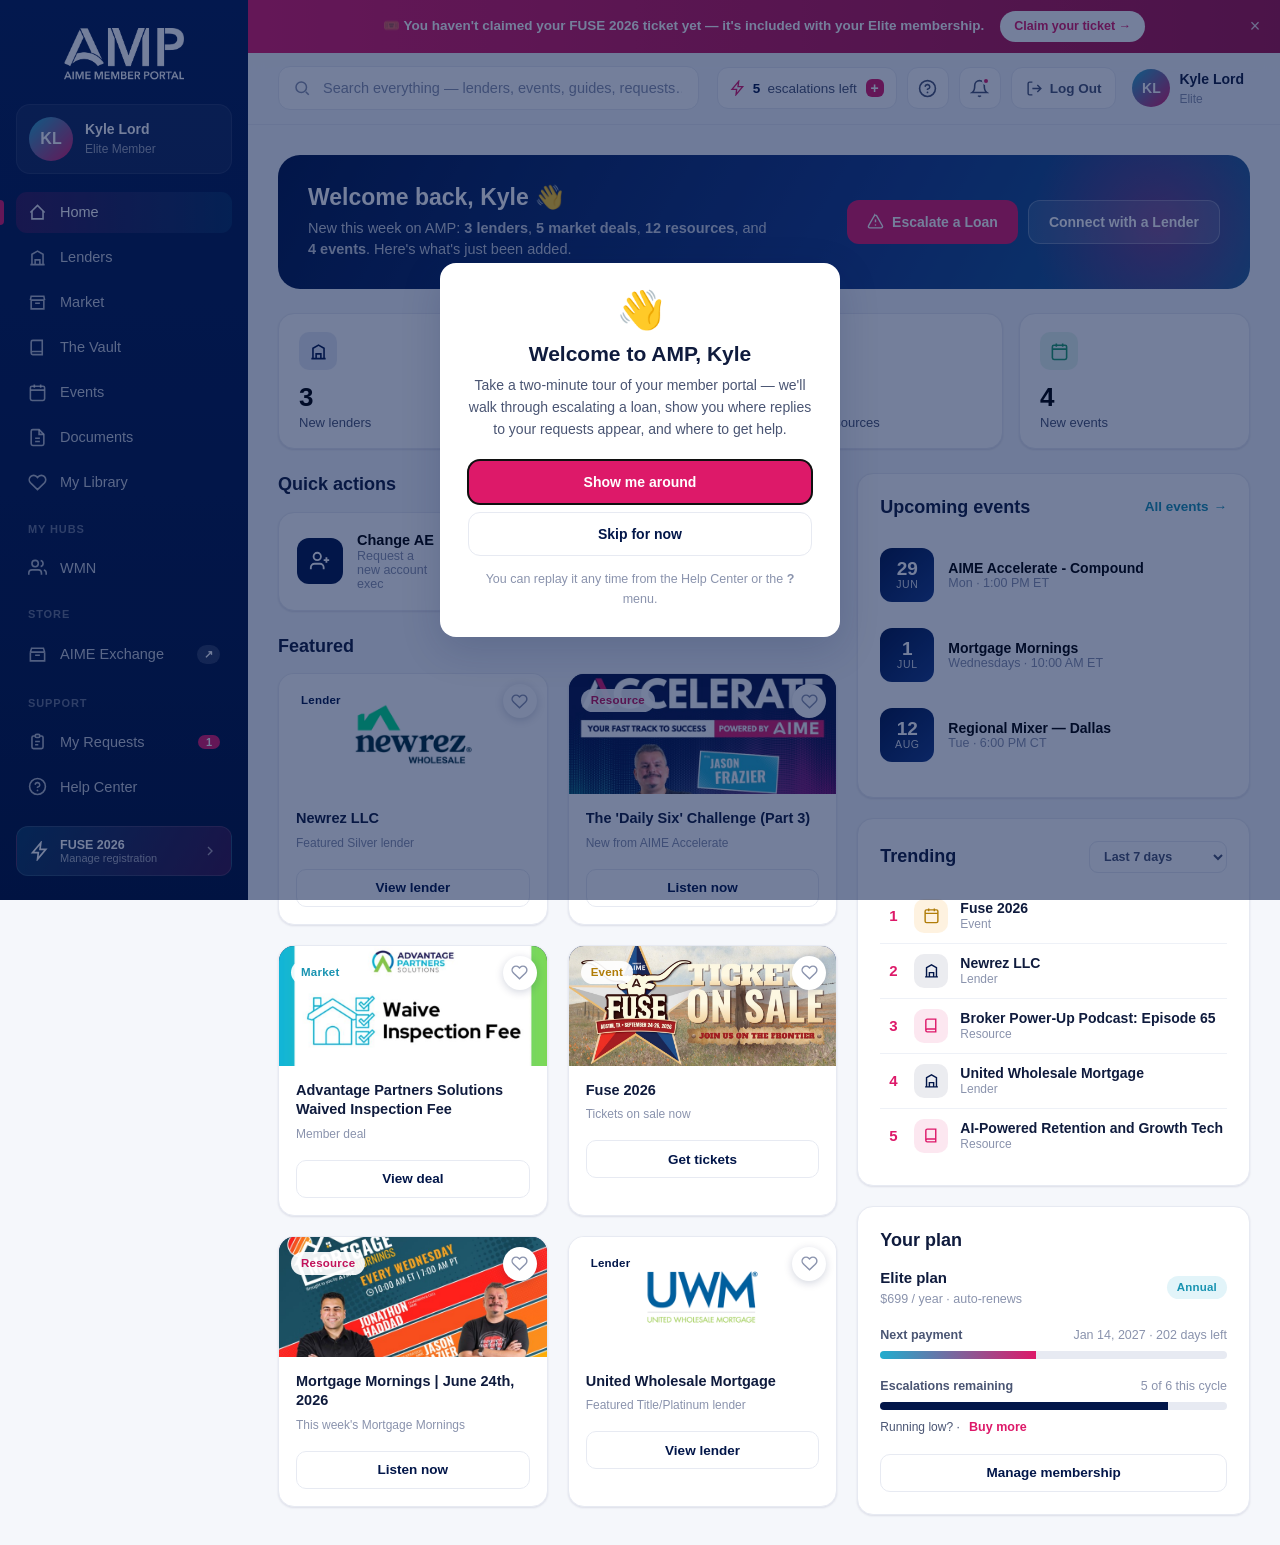
<file: index.html>
<!DOCTYPE html>
<html lang="en">
<head>
<meta charset="UTF-8">
<meta name="viewport" content="width=device-width, initial-scale=1.0">
<title>AMP Member Portal — Redesign Prototype</title>
<link rel="stylesheet" href="styles.css">
<link rel="stylesheet" href="requests.css">
<link rel="stylesheet" href="help.css">
<link rel="stylesheet" href="subscriptions.css">
<link rel="stylesheet" href="event-registration.css">
<link rel="stylesheet" href="partner.css">
<link rel="stylesheet" href="pwa.css">
<link rel="stylesheet" href="loan-referrals.css">
<link rel="stylesheet" href="search.css">
<link rel="stylesheet" href="trending.css">
<link rel="stylesheet" href="my-library.css">
<link rel="stylesheet" href="learning-paths.css">
<link rel="stylesheet" href="learning-center.css">
<link rel="stylesheet" href="content.css">
<!-- Installable app (pwa.js / sw.js) -->
<link rel="manifest" href="manifest.webmanifest">
<meta name="theme-color" content="#021649">
<link rel="icon" type="image/png" href="assets/icons/favicon-64.png">
<link rel="apple-touch-icon" href="assets/icons/apple-touch-icon.png">
<meta name="apple-mobile-web-app-capable" content="yes">
<meta name="mobile-web-app-capable" content="yes">
<meta name="apple-mobile-web-app-title" content="AMP">
<meta name="apple-mobile-web-app-status-bar-style" content="default">
</head>
<body>
<div class="app">

  <!-- ===================== SIDEBAR ===================== -->
  <aside class="sidebar" id="sidebar">
    <div class="brand">
      <img src="assets/AMP-Logo.png" alt="AMP — AIME Member Portal">
    </div>

    <div class="profile-card" data-nav="settings" title="View profile & settings">
      <div class="avatar">KL</div>
      <div>
        <div class="pname">Kyle Lord</div>
        <div class="prole"><span data-tier-label="name">Elite</span> Member</div>
      </div>
    </div>

    <nav class="nav">
      <button class="nav-item active" data-nav="dashboard">
        <svg viewBox="0 0 24 24" fill="none" stroke="currentColor" stroke-width="2"><path d="M3 12l9-9 9 9"/><path d="M5 10v10h14V10"/></svg>
        Home
      </button>
      <button class="nav-item" data-nav="lenders">
        <svg viewBox="0 0 24 24" fill="none" stroke="currentColor" stroke-width="2"><path d="M3 21h18M5 21V8l7-4 7 4v13M9 21v-6h6v6"/></svg>
        Lenders
      </button>
      <button class="nav-item" data-nav="market">
        <svg viewBox="0 0 24 24" fill="none" stroke="currentColor" stroke-width="2"><path d="M3 9l1-5h16l1 5M4 9v11h16V9M4 9h16M9 13h6"/></svg>
        Market
      </button>
      <button class="nav-item" data-nav="resources">
        <svg viewBox="0 0 24 24" fill="none" stroke="currentColor" stroke-width="2"><path d="M4 19V5a2 2 0 012-2h12v18H6a2 2 0 01-2-2zM4 19a2 2 0 012-2h12"/></svg>
        Resources
      </button>
      <button class="nav-item" data-nav="events">
        <svg viewBox="0 0 24 24" fill="none" stroke="currentColor" stroke-width="2"><rect x="3" y="4" width="18" height="18" rx="2"/><path d="M3 9h18M8 2v4M16 2v4"/></svg>
        Events
      </button>
      <button class="nav-item" data-nav="documents">
        <svg viewBox="0 0 24 24" fill="none" stroke="currentColor" stroke-width="2"><path d="M14 2H6a2 2 0 00-2 2v16a2 2 0 002 2h12a2 2 0 002-2V8z"/><path d="M14 2v6h6M9 13h6M9 17h6"/></svg>
        Documents
      </button>

      <div class="nav-label">My Hubs</div>
      <button class="nav-item" data-nav="wmn">
        <svg viewBox="0 0 24 24" fill="none" stroke="currentColor" stroke-width="2"><path d="M17 21v-2a4 4 0 00-4-4H5a4 4 0 00-4 4v2M9 11a4 4 0 100-8 4 4 0 000 8zM23 21v-2a4 4 0 00-3-3.87M16 3.13a4 4 0 010 7.75"/></svg>
        WMN
      </button>
      <button class="nav-item" data-nav="ascent">
        <svg viewBox="0 0 24 24" fill="none" stroke="currentColor" stroke-width="2"><path d="M23 6l-9.5 9.5-5-5L1 18"/><path d="M17 6h6v6"/></svg>
        Ascent
        <span class="nav-badge vip">VIP</span>
      </button>
      <button class="nav-item" data-nav="vip">
        <svg viewBox="0 0 24 24" fill="none" stroke="currentColor" stroke-width="2"><path d="M12 2l3 6.5 7 .9-5 4.7 1.3 7L12 18l-6.3 3.1L7 14 2 9.4l7-.9L12 2z"/></svg>
        VIP
        <span class="nav-badge vip">VIP</span>
      </button>

      <div class="nav-label">Store</div>
      <a class="nav-item" href="http://theaimeexchange.com/" target="_blank" rel="noopener" title="Opens the AIME Exchange store in a new tab">
        <svg viewBox="0 0 24 24" fill="none" stroke="currentColor" stroke-width="2"><path d="M3 9l1.5-5h15L21 9M3 9v11h18V9M3 9h18M9 13h6"/></svg>
        AIME Exchange
        <span class="nav-badge ext">↗</span>
      </a>

      <div class="nav-label">Support</div>
      <button class="nav-item" data-nav="requests">
        <svg viewBox="0 0 24 24" fill="none" stroke="currentColor" stroke-width="2"><path d="M9 5H7a2 2 0 00-2 2v12a2 2 0 002 2h10a2 2 0 002-2V7a2 2 0 00-2-2h-2M9 5a2 2 0 002 2h2a2 2 0 002-2M9 5a2 2 0 012-2h2a2 2 0 012 2M9 12h6M9 16h4"/></svg>
        My Requests
        <span class="rq-nav-count" id="rq-nav-count" title="Requests with new updates"></span>
      </button>
      <button class="nav-item" data-nav="help">
        <svg viewBox="0 0 24 24" fill="none" stroke="currentColor" stroke-width="2"><circle cx="12" cy="12" r="10"/><path d="M9.1 9a3 3 0 015.8 1c0 2-3 3-3 3" stroke-linecap="round"/><circle cx="12" cy="17" r="1.1" fill="currentColor" stroke="none"/></svg>
        Help Center
      </button>
      <button class="nav-item" data-nav="support">
        <svg viewBox="0 0 24 24" fill="none" stroke="currentColor" stroke-width="2"><path d="M4 14v-3a8 8 0 0116 0v3M4 14a2 2 0 002 2h0v-5H6a2 2 0 00-2 2zM20 14a2 2 0 01-2 2h0v-5h0a2 2 0 012 2zM18 16v1a3 3 0 01-3 3h-3"/></svg>
        Get Support
      </button>
      <button class="nav-item" data-nav="settings">
        <svg viewBox="0 0 24 24" fill="none" stroke="currentColor" stroke-width="2"><circle cx="12" cy="12" r="3"/><path d="M19 12a7 7 0 00-.1-1.2l2-1.6-2-3.4-2.4 1a7 7 0 00-2-1.2L14 2h-4l-.5 2.6a7 7 0 00-2 1.2l-2.4-1-2 3.4 2 1.6A7 7 0 005 12c0 .4 0 .8.1 1.2l-2 1.6 2 3.4 2.4-1a7 7 0 002 1.2L10 22h4l.5-2.6a7 7 0 002-1.2l2.4 1 2-3.4-2-1.6c.1-.4.1-.8.1-1.2z"/></svg>
        Settings
      </button>
    </nav>

    <div class="sidebar-foot">
      <button class="fuse-badge" data-nav="fuse" title="Manage your FUSE 2026 registration">
        <svg viewBox="0 0 24 24" fill="none" stroke="#fff" stroke-width="2" style="width:20px;height:20px"><path d="M13 2L3 14h7l-1 8 10-12h-7l1-8z"/></svg>
        <div style="text-align:left">
          <div class="ft">FUSE 2026</div>
          <div class="fs">Manage registration</div>
        </div>
        <svg viewBox="0 0 24 24" fill="none" stroke="rgba(255,255,255,.6)" stroke-width="2" style="width:16px;height:16px;margin-left:auto"><path d="M9 18l6-6-6-6"/></svg>
      </button>
    </div>
  </aside>

  <!-- ===================== MAIN ===================== -->
  <div class="main">
    <div class="claim-banner" id="claim-banner" data-action="claim-ticket" role="button" title="Claim your FUSE 2026 ticket">
      <span class="cb-text">🎟️ You haven't claimed your <strong>FUSE 2026</strong> ticket yet — it's included with your <span data-tier-label="name">Elite</span> membership.</span>
      <span class="claim-banner-btn">Claim your ticket →</span>
      <button class="claim-banner-close" data-action="dismiss-banner" title="Dismiss">×</button>
    </div>
    <header class="topbar">
      <button class="icon-btn menu-btn" title="Menu" data-action="menu">
        <svg viewBox="0 0 24 24" fill="none" stroke="currentColor" stroke-width="2"><path d="M3 6h18M3 12h18M3 18h18"/></svg>
      </button>
      <div class="search">
        <svg viewBox="0 0 24 24" fill="none" stroke="currentColor" stroke-width="2"><circle cx="11" cy="11" r="7"/><path d="M21 21l-4-4"/></svg>
        <input type="text" placeholder="Search lenders, vendors, resources, events…">
      </div>
      <div class="topbar-right">
        <button class="esc-pill" data-modal="escalations" title="Escalations remaining — tap to buy more">
          <svg viewBox="0 0 24 24" fill="none" stroke="currentColor" stroke-width="2"><path d="M13 2L3 14h7l-1 8 10-12h-7l1-8z"/></svg>
          <span class="esc-count" data-tier-label="esc-count">5</span><span class="esc-label">escalations left</span>
          <span class="esc-plus">+</span>
        </button>
        <div class="help-wrap">
          <button class="icon-btn" id="help-btn" title="Help" aria-haspopup="true" aria-expanded="false"><svg viewBox="0 0 24 24" fill="none" stroke="currentColor" stroke-width="2"><circle cx="12" cy="12" r="10"/><path d="M9.1 9a3 3 0 015.8 1c0 2-3 3-3 3" stroke-linecap="round"/><circle cx="12" cy="17" r="1.1" fill="currentColor" stroke="none"/></svg></button>
          <div class="help-menu" id="help-menu" role="menu">
            <button role="menuitem" data-nav="help"><strong>Help Center</strong><span>Step-by-step guides</span></button>
            <button role="menuitem" data-tour-start><strong>Take the walkthrough</strong><span>A two-minute tour of the portal</span></button>
            <button role="menuitem" data-nav="support"><strong>Contact support</strong><span>Open a ticket — we reply here</span></button>
            <button role="menuitem" data-modal="bug"><strong>Report a bug</strong><span>Something broken? Tell us</span></button>
          </div>
        </div>
        <div class="notif-wrap">
          <button class="icon-btn" title="Notifications" data-action="notifications"><span class="dot"></span>
            <svg viewBox="0 0 24 24" fill="none" stroke="currentColor" stroke-width="2"><path d="M18 8a6 6 0 00-12 0c0 7-3 9-3 9h18s-3-2-3-9M13.7 21a2 2 0 01-3.4 0"/></svg>
          </button>
          <div class="notif-panel" id="notif-panel">
            <div class="notif-head"><span>Notifications</span><button class="notif-readall" data-toast="All notifications marked as read.">Mark all read</button></div>
            <div class="notif-list">
              <button class="notif-item unread" data-nav="lenders"><span class="ni-ico i-navy"><svg viewBox="0 0 24 24" fill="none" stroke="currentColor" stroke-width="2"><path d="M3 21h18M5 21V8l7-4 7 4v13M9 21v-6h6v6"/></svg></span><div class="ni-main"><div class="ni-t">Featured lender — Newrez LLC</div><div class="ni-s">A new lender just joined the portal · 2h ago</div></div></button>
              <button class="notif-item unread" data-modal="escalate"><span class="ni-ico i-pink"><svg viewBox="0 0 24 24" fill="none" stroke="currentColor" stroke-width="2"><path d="M12 9v4M10.3 3.9l-8 14A2 2 0 004 21h16a2 2 0 001.7-3l-8-14a2 2 0 00-3.4 0z"/><circle cx="12" cy="17" r="1.1" fill="currentColor" stroke="none"/></svg></span><div class="ni-main"><div class="ni-t">Your loan escalation was submitted to UWM</div><div class="ni-s">Report delivered to the lender · 5h ago</div></div></button>
              <button class="notif-item" data-nav="fuse"><span class="ni-ico i-amber"><svg viewBox="0 0 24 24" fill="none" stroke="currentColor" stroke-width="2"><path d="M13 2L3 14h7l-1 8 10-12h-7l1-8z"/></svg></span><div class="ni-main"><div class="ni-t">FUSE 2026 — early-bird pricing ends Friday</div><div class="ni-s">Manage your registration · 1d ago</div></div></button>
              <button class="notif-item" data-nav="resources"><span class="ni-ico i-cyan"><svg viewBox="0 0 24 24" fill="none" stroke="currentColor" stroke-width="2"><path d="M4 19V5a2 2 0 012-2h12v18H6a2 2 0 01-2-2zM4 19a2 2 0 012-2h12"/></svg></span><div class="ni-main"><div class="ni-t">New resource: Broker Power-Up Ep. 65</div><div class="ni-s">Just published · 2d ago</div></div></button>
              <button class="notif-item" data-nav="events"><span class="ni-ico i-navy"><svg viewBox="0 0 24 24" fill="none" stroke="currentColor" stroke-width="2"><rect x="3" y="4" width="18" height="18" rx="2"/><path d="M3 9h18M8 2v4M16 2v4"/></svg></span><div class="ni-main"><div class="ni-t">Reminder: AIME Accelerate starts Monday</div><div class="ni-s">1:00 PM ET · 3d ago</div></div></button>
            </div>
            <div class="notif-foot"><button data-toast="Opening all notifications…">View all notifications</button></div>
          </div>
        </div>
        <button class="btn-ghost-line" title="Log out" data-action="logout">
          <svg viewBox="0 0 24 24" fill="none" stroke="currentColor" stroke-width="2" style="width:17px;height:17px"><path d="M9 21H5a2 2 0 01-2-2V5a2 2 0 012-2h4M16 17l5-5-5-5M21 12H9"/></svg>
          Log Out
        </button>
        <div class="topbar-user" data-nav="settings" title="View profile & settings">
          <div class="avatar">KL</div>
          <div>
            <div class="u-name">Kyle Lord</div>
            <div class="u-sub" data-tier-label="name">Elite</div>
          </div>
        </div>
      </div>
    </header>

    <main class="content" id="content">

      <!-- ============ DASHBOARD ============ -->
      <section class="view active" id="view-dashboard">
        <div class="hero">
          <div class="hero-text">
            <h2>Welcome back, Kyle 👋</h2>
            <p>New this week on AMP: <strong>3 lenders</strong>, <strong>5 market deals</strong>, <strong>12 resources</strong>, and <strong>4 events</strong>. Here's what's just been added.</p>
          </div>
          <div class="hero-actions">
            <button class="btn btn-primary" data-modal="escalate">
              <svg viewBox="0 0 24 24" fill="none" stroke="currentColor" stroke-width="2"><path d="M12 9v4M10.3 3.9l-8 14A2 2 0 004 21h16a2 2 0 001.7-3l-8-14a2 2 0 00-3.4 0z"/><circle cx="12" cy="17" r="1.1" fill="currentColor" stroke="none"/></svg>
              Escalate a Loan
            </button>
            <button class="btn btn-outline" style="background:rgba(255,255,255,.12);color:#fff;border-color:rgba(255,255,255,.25)" data-modal="connect">Connect with a Lender</button>
          </div>
        </div>

        <!-- New this week -->
        <div class="stat-row">
          <button class="stat" data-nav="lenders">
            <div class="s-ico i-navy"><svg viewBox="0 0 24 24" fill="none" stroke="currentColor" stroke-width="2"><path d="M3 21h18M5 21V8l7-4 7 4v13M9 21v-6h6v6"/></svg></div>
            <div class="s-val">3</div><div class="s-lbl">New lenders</div>
          </button>
          <button class="stat" data-nav="market">
            <div class="s-ico i-cyan"><svg viewBox="0 0 24 24" fill="none" stroke="currentColor" stroke-width="2"><path d="M3 9l1-5h16l1 5M4 9v11h16V9M4 9h16M9 13h6"/></svg></div>
            <div class="s-val">5</div><div class="s-lbl">New market deals</div>
          </button>
          <button class="stat" data-nav="resources">
            <div class="s-ico i-pink"><svg viewBox="0 0 24 24" fill="none" stroke="currentColor" stroke-width="2"><path d="M4 19V5a2 2 0 012-2h12v18H6a2 2 0 01-2-2zM4 19a2 2 0 012-2h12"/></svg></div>
            <div class="s-val">12</div><div class="s-lbl">New resources</div>
          </button>
          <button class="stat" data-nav="events">
            <div class="s-ico i-green"><svg viewBox="0 0 24 24" fill="none" stroke="currentColor" stroke-width="2"><rect x="3" y="4" width="18" height="18" rx="2"/><path d="M3 9h18M8 2v4M16 2v4"/></svg></div>
            <div class="s-val">4</div><div class="s-lbl">New events</div>
          </button>
        </div>

        <div class="grid dash-grid">
          <!-- LEFT column -->
          <div>
            <!-- Quick actions -->
            <div style="margin-bottom:24px">
              <div class="section-title"><h2>Quick actions</h2></div>
              <div class="qa-grid">
                <button class="qa" data-modal="changeae">
                  <div class="qa-ico navy"><svg viewBox="0 0 24 24" fill="none" stroke="currentColor" stroke-width="2"><path d="M16 21v-2a4 4 0 00-4-4H6a4 4 0 00-4 4v2M9 11a4 4 0 100-8 4 4 0 000 8zM19 8v6M22 11h-6"/></svg></div>
                  <div><div class="qa-t">Change AE</div><div class="qa-s">Request a new account exec</div></div>
                </button>
                <button class="qa" data-modal="connect">
                  <div class="qa-ico cyan"><svg viewBox="0 0 24 24" fill="none" stroke="currentColor" stroke-width="2"><path d="M10 13a5 5 0 007 0l3-3a5 5 0 00-7-7l-1 1M14 11a5 5 0 00-7 0l-3 3a5 5 0 007 7l1-1"/></svg></div>
                  <div><div class="qa-t">Connect a Lender</div><div class="qa-s">Get matched with a partner</div></div>
                </button>
                <button class="qa" data-modal="escalate">
                  <div class="qa-ico pink"><svg viewBox="0 0 24 24" fill="none" stroke="currentColor" stroke-width="2"><path d="M12 9v4M10.3 3.9l-8 14A2 2 0 004 21h16a2 2 0 001.7-3l-8-14a2 2 0 00-3.4 0z"/><circle cx="12" cy="17" r="1.1" fill="currentColor" stroke="none"/></svg></div>
                  <div><div class="qa-t">Escalate a Loan</div><div class="qa-s">Send a report to the lender</div></div>
                </button>
              </div>
            </div>

            <!-- Featured -->
            <div>
              <div class="section-title"><h2>Featured</h2></div>
              <div class="featured-wrap"><div class="card-grid" id="featured-grid"></div></div>
            </div>
          </div>

          <!-- RIGHT column -->
          <div>
            <div class="card card-pad" style="margin-bottom:20px">
              <div class="section-title"><h2>Upcoming events</h2><a href="#" data-nav="events">All events <span>→</span></a></div>
              <div id="dash-events"></div>
            </div>

            <div class="card card-pad">
              <div class="section-title"><h2>Your plan</h2></div>
              <div style="display:flex;align-items:center;justify-content:space-between;margin-bottom:18px">
                <div><div style="font-weight:700;font-size:15px"><span data-tier-label="name">Elite</span> plan</div><div style="color:var(--muted);font-size:12.5px"><span data-tier-label="price">$699 / year</span> · auto-renews</div></div>
                <span class="badge badge-cyan">Annual</span>
              </div>

              <div style="display:flex;justify-content:space-between;align-items:baseline;font-size:12.5px;margin-bottom:6px">
                <span style="color:var(--ink-soft);font-weight:600">Next payment</span>
                <span style="color:var(--muted)">Jan 14, 2027 · 202 days left</span>
              </div>
              <div style="height:8px;border-radius:6px;background:var(--line);overflow:hidden;margin-bottom:18px" title="45% through your annual term"><div style="width:45%;height:100%;background:linear-gradient(90deg,var(--cyan),var(--pink))"></div></div>

              <div style="display:flex;justify-content:space-between;align-items:baseline;font-size:12.5px;margin-bottom:6px">
                <span style="color:var(--ink-soft);font-weight:600">Escalations remaining</span>
                <span style="color:var(--muted)"><span data-tier-label="esc">5 of 6</span> this cycle</span>
              </div>
              <div style="height:8px;border-radius:6px;background:var(--line);overflow:hidden;margin-bottom:8px"><div style="width:83%;height:100%;background:var(--navy)" data-tier-label="esc-bar"></div></div>
              <div class="esc-buy-line" style="font-size:12px;color:var(--ink-soft)">Running low? · <button class="link-pink" data-modal="escalations">Buy more</button></div>

              <button class="btn btn-outline btn-sm btn-block" style="margin-top:18px" data-nav="settings" data-tab="billing">Manage membership</button>
            </div>
          </div>
        </div>
      </section>

      <!-- ============ LENDERS ============ -->
      <section class="view" id="view-lenders">
        <div class="page-head">
          <div class="page-head-row">
            <div><h1>Lenders</h1><p>Connect with our AIME wholesale lender partners and escalate loans in your pipeline.</p></div>
            <button class="btn btn-primary" data-modal="connect">+ Connect a Lender</button>
          </div>
        </div>
        <div class="filters" id="lender-filters">
          <button class="chip active" data-tier="all">All partners</button>
          <button class="chip" data-tier="Title/Platinum">Title/Platinum</button>
          <button class="chip" data-tier="Gold">Gold</button>
          <button class="chip" data-tier="Silver">Silver</button>
          <button class="chip" data-tier="Bronze">Bronze</button>
          <button class="chip" data-tier="Fuse Flex">Fuse Flex</button>
          <button class="chip" data-tier="AIME Capital">AIME Capital</button>
          <select class="select filter-select" id="lender-product" title="Filter by product type"></select>
          <span class="count-note" id="lender-count" style="margin-left:auto;align-self:center">Showing all lenders</span>
        </div>
        <div class="card-grid" id="lender-grid"></div>
      </section>

      <!-- ============ MARKET ============ -->
      <section class="view" id="view-market">
        <div class="page-head"><h1>Market</h1><p>Exclusive vendor discounts and tools, available only to AIME members.</p></div>
        <div class="filters" id="market-filters">
          <button class="chip active" data-filter="all">All categories</button>
          <button class="chip" data-filter="Core Partner">Core Partners</button>
          <button class="chip" data-filter="Affiliate">Affiliates</button>
          <button class="chip" data-filter="Coaching + Training">Coaching + Training</button>
          <button class="chip" data-filter="Origination Tools">Origination Tools</button>
          <button class="chip" data-filter="CRM">CRM</button>
          <button class="chip" data-filter="Customer Retention">Customer Retention</button>
          <button class="chip" data-filter="Compliance">Compliance</button>
          <button class="chip" data-filter="Business Ops">Business Ops</button>
          <button class="chip" data-filter="Banking">Banking</button>
          <span class="count-note" style="margin-left:auto;align-self:center">Showing all vendors</span>
        </div>
        <div class="card-grid" id="market-grid"></div>
      </section>

      <!-- ============ RESOURCES ============ -->
      <section class="view" id="view-resources">
        <div class="page-head"><h1>Resources</h1><p>Learn and grow with AIME webinars, podcasts, and trainings.</p></div>
        <div class="filters" id="resource-filters">
          <button class="chip active" data-filter="all">All</button>
          <button class="chip" data-filter="Podcast">Podcasts</button>
          <button class="chip" data-filter="Webinar">Webinars</button>
          <button class="chip" data-filter="Training">Trainings</button>
          <button class="chip" data-filter="AI Strategy">AI Strategy</button>
          <button class="chip" data-filter="Marketing">Marketing</button>
          <button class="chip" data-filter="Sales">Sales</button>
          <span class="count-note" style="margin-left:auto;align-self:center">Showing all resources</span>
        </div>
        <div class="card-grid" id="resource-grid"></div>
      </section>

      <!-- ============ EVENTS ============ -->
      <section class="view" id="view-events">
        <div class="page-head"><h1>Events</h1><p>Join the industry's most cutting-edge local, regional, and national events.</p></div>
        <div class="filters" id="event-filters">
          <button class="chip active" data-filter="all">All events</button>
          <button class="chip" data-filter="Virtual">Virtual</button>
          <button class="chip" data-filter="In person">In person</button>
          <button class="chip" data-filter="Training">Training</button>
          <span class="count-note" style="margin-left:auto;align-self:center">Showing all events</span>
        </div>
        <div class="card-grid" id="event-grid"></div>
      </section>

      <!-- ============ SUPPORT ============ -->
      <section class="view" id="view-support">
        <div class="page-head"><h1>Get support</h1><p>We're here to help — submit a ticket and our team will respond within one business day.</p></div>
        <div class="grid" style="grid-template-columns:1.4fr 1fr;align-items:start">
          <div class="card card-pad">
            <h3 style="font-size:16px;margin-bottom:18px">Submit a ticket</h3>
            <div class="field"><label>Subject <span class="req">*</span></label><input class="input" id="tk-subject" placeholder="Brief description of your issue"></div>
            <div class="field"><label>Category <span class="req">*</span></label>
              <select class="select" id="tk-category"><option>Select a category</option><option>Lender connection</option><option>Loan escalation</option><option>Billing &amp; membership</option><option>Market / vendor</option><option>Technical issue</option></select>
            </div>
            <div class="field"><label>Message <span class="req">*</span></label><textarea class="input" id="tk-message" placeholder="Please describe your issue in detail…"></textarea></div>
            <button class="btn btn-primary btn-block" data-submit="support" data-toast="Ticket submitted — track replies in My Requests.">Submit ticket</button>
          </div>
          <div>
            <div class="card card-pad" style="margin-bottom:20px">
              <div class="section-title" style="margin-bottom:6px"><h3 style="font-size:16px">Recent tickets</h3><a href="#" data-rq-filter="support">View all <span>→</span></a></div>
              <div id="rq-recent-tickets"></div>
            </div>
            <div class="card card-pad">
              <h3 style="font-size:16px;margin-bottom:14px">Other ways to reach us</h3>
              <div class="list-row"><div class="list-logo" style="background:#e2f4f9;color:var(--cyan-600)">✉</div><div class="list-main"><div class="lt">Email</div><div class="ls">support@aimegroup.com</div></div></div>
              <div class="list-row"><div class="list-logo" style="background:#fde4ee;color:var(--pink)">☎</div><div class="list-main"><div class="lt">Member line</div><div class="ls">Mon–Fri, 8am–6pm ET</div></div></div>
            </div>
            <div class="card card-pad" style="margin-top:20px">
              <h3 style="font-size:16px;margin-bottom:6px">Found a bug?</h3>
              <p style="color:var(--muted);font-size:13px;margin:0 0 14px">Spotted something broken or off? Send us a quick report with a screenshot.</p>
              <button class="btn btn-outline btn-block" data-modal="bug">🐞 Report a bug</button>
            </div>
          </div>
        </div>
      </section>

      <!-- ============ MY REQUESTS (rendered by my-requests.js) ============ -->
      <section class="view" id="view-requests">
        <div class="page-head page-head-row">
          <div><h1>My requests</h1><p>Everything you've submitted — escalations, lender connections, AE changes, and support tickets — and where each one stands.</p></div>
          <div style="display:flex;gap:10px;flex-wrap:wrap">
            <button class="btn btn-outline btn-sm" data-nav="support">New support ticket</button>
            <button class="btn btn-primary btn-sm" data-modal="escalate">Escalate a loan</button>
          </div>
        </div>
        <div class="stat-row" id="rq-stats"></div>
        <div class="filters" id="rq-filters">
          <button class="chip active" data-rqf="all">All</button>
          <button class="chip" data-rqf="escalation">Escalations</button>
          <button class="chip" data-rqf="support">Support tickets</button>
          <button class="chip" data-rqf="connection">Connections</button>
          <button class="chip" data-rqf="changeae">Change AE</button>
          <span class="count-note" id="rq-count" style="margin-left:auto;align-self:center"></span>
        </div>
        <div class="card rq-list" id="rq-list"></div>
      </section>
      <section class="view" id="view-request-detail"><div id="rq-detail-body"></div></section>

      <!-- ============ LENDER / VENDOR PARTNER PAGES (partner-portal.js) ============ -->
      <section class="view" id="view-partner"><div id="partner-body"></div></section>
      <section class="view" id="view-partner-requests"><div id="partner-requests-body"></div></section>
      <section class="view" id="view-partner-request"><div id="partner-request-body"></div></section>

      <!-- ============ HELP CENTER (rendered by help-center.js) ============ -->
      <section class="view" id="view-help"><div id="help-body"></div></section>
      <section class="view" id="view-help-article"><div id="help-article-body"></div></section>

      <!-- ============ SETTINGS ============ -->
      <section class="view" id="view-settings">
        <div class="page-head page-head-row">
          <div><h1>Settings</h1><p>Manage your account, security, and membership.</p></div>
          <div style="display:flex;gap:10px;flex-wrap:wrap">
            <button class="btn btn-outline btn-sm" data-nav="help">Help Center</button>
            <button class="btn btn-outline btn-sm" data-tour-start>Replay walkthrough</button>
          </div>
        </div>
        <div class="tabs" id="settings-tabs">
          <button class="tab active" data-tab="profile">Profile</button>
          <button class="tab" data-tab="security">Email &amp; Password</button>
          <button class="tab" data-tab="billing">Membership &amp; Billing</button>
        </div>

        <div class="tab-panel" id="tab-profile">
          <div class="profile-grid">
            <!-- LEFT: profile picture + personal info -->
            <div class="card card-pad">
              <div class="set-block" style="display:flex;align-items:center;gap:18px;margin-bottom:24px">
                <div class="avatar" style="width:72px;height:72px;border-radius:50%;background:linear-gradient(135deg,var(--cyan),var(--pink));color:#fff;display:grid;place-items:center;font-weight:700;font-size:24px">KL</div>
                <div><h3>Profile picture</h3><div class="sub">JPG, PNG or GIF · max 5MB</div><button class="btn btn-outline btn-sm">Change picture</button></div>
              </div>
              <div class="form-section-label">Personal information</div>
              <div class="field-row"><div class="field"><label>First name</label><input class="input" value="Kyle"></div><div class="field"><label>Last name</label><input class="input" value="Lord"></div></div>
              <div class="field-row"><div class="field"><label>Email</label><input class="input" value="kyle@aimegroup.com"></div><div class="field"><label>Mobile phone</label><input class="input" value="(555) 014-2278"></div></div>
              <div class="field"><label>Mailing address</label><input class="input" value="1900 Shore Road Ln"></div>
              <div class="field-row"><div class="field"><label>City</label><input class="input" value="Berlin"></div><div class="field"><label>State</label><input class="input" value="MD"></div></div>
              <div class="field-row"><div class="field"><label>Zip code</label><input class="input" value="21811"></div><div class="field"><label>Role type</label><input class="input" value="Loan Officer"></div></div>
              <div class="field-row"><div class="field"><label>Birthday</label><input class="input" type="date" value="1990-01-25"></div><div class="field"><label>Gender</label><input class="input" value="Male"></div></div>
              <div class="field-row"><div class="field"><label>Languages spoken</label><input class="input" value="English"></div><div class="field"><label>Race</label><input class="input" value="White"></div></div>
            </div>

            <!-- RIGHT: company info + licensing -->
            <div class="card card-pad">
              <div class="form-section-label" style="margin-top:0">Company information</div>
              <div class="field"><label>Company name</label><input class="input" value="AIME"></div>
              <div class="field"><label>Company phone</label><input class="input" value="(555) 014-2278"></div>
              <div class="field"><label>Company address</label><input class="input" value="1900 Shore Road Ln, Berlin, MD 21811, USA"></div>
              <div class="field-row"><div class="field"><label>Company city</label><input class="input" value="Berlin"></div><div class="field"><label>Company state</label><input class="input" value="MD"></div></div>
              <div class="field-row"><div class="field"><label>Company zip code</label><input class="input" value="21811"></div><div class="field"><label>Company NMLS</label><input class="input" value="2890163"></div></div>

              <div class="form-section-label">Licensing</div>
              <div class="field"><label>Individual NMLS</label><input class="input" value="9158"></div>
              <div class="field"><label>State licenses</label><input class="input" value="MD, VA, DE"></div>
            </div>
          </div>
          <div style="display:flex;gap:10px;margin-top:18px;max-width:1080px"><button class="btn btn-primary" data-toast="Profile saved.">Save changes</button><button class="btn btn-outline">Cancel</button></div>
        </div>

        <div class="tab-panel" id="tab-security" style="display:none">
          <div class="card card-pad" style="max-width:560px">
            <div class="form-section-label">Email address</div>
            <div class="field"><label>Email</label><input class="input" value="kyle@aimegroup.com"></div>
            <div class="form-section-label">Change password</div>
            <div class="field"><label>Current password</label><input class="input" type="password" value="********"></div>
            <div class="field"><label>New password</label><input class="input" type="password" placeholder="••••••••"></div>
            <div class="field"><label>Confirm new password</label><input class="input" type="password" placeholder="••••••••"></div>
            <button class="btn btn-primary" data-toast="Security settings updated.">Update password</button>
          </div>
        </div>

        <div class="tab-panel" id="tab-billing" style="display:none">
          <div class="grid" style="grid-template-columns:1fr 1fr;align-items:start;max-width:860px">
            <div class="card card-pad">
              <h3 style="font-size:16px;margin-bottom:14px">Membership</h3>
              <div style="display:flex;align-items:center;justify-content:space-between;margin-bottom:14px">
                <div><div style="font-weight:700;font-size:18px;color:var(--pink)" data-tier-label="name">Elite</div><div style="color:var(--muted);font-size:12.5px" id="mb-next">Next billing Jan 14, 2027</div></div>
                <span class="badge badge-green" id="mb-status">Active</span>
              </div>
              <button class="btn btn-navy btn-block" id="mb-change">Change / renew plan</button>
              <div style="text-align:center;margin-top:12px"><button class="link-muted" id="mb-cancel" data-modal="cancel">Cancel membership</button></div>
            </div>
            <div class="card card-pad">
              <h3 style="font-size:16px;margin-bottom:14px">Escalations</h3>
              <div style="font-size:30px;font-weight:700" id="set-esc-count">5 <span style="font-size:15px;color:var(--muted);font-weight:500">of 6 remaining</span></div>
              <div style="color:var(--muted);font-size:12.5px;margin:4px 0 14px" id="set-esc-note">Resets each billing cycle</div>
              <button class="btn btn-primary btn-block" data-modal="escalations">Purchase additional</button>
            </div>
            <div class="card card-pad" style="grid-column:1/-1">
              <h3 style="font-size:16px;margin-bottom:14px">Payment method</h3>
              <div class="empty" style="padding:26px">
                <div class="e-ico"><svg viewBox="0 0 24 24" fill="none" stroke="currentColor" stroke-width="2"><rect x="2" y="5" width="20" height="14" rx="2"/><path d="M2 10h20"/></svg></div>
                <h4>No payment method on file</h4><p>Add a card to manage your subscription.</p>
                <button class="btn btn-outline btn-sm" style="margin-top:14px">+ Add card</button>
              </div>
            </div>
          </div>
        </div>
      </section>

      <!-- ============ DETAIL PAGES (rendered by app.js) ============ -->
      <section class="view" id="view-lender-detail"><div id="lender-detail-body"></div></section>
      <section class="view" id="view-market-detail"><div id="market-detail-body"></div></section>
      <section class="view" id="view-resource-detail"><div id="resource-detail-body"></div></section>
      <section class="view" id="view-event-detail"><div id="event-detail-body"></div></section>

      <!-- ============ DOCUMENTS (rendered by app.js) ============ -->
      <section class="view" id="view-documents"></section>

      <!-- ============ RESOURCE HUBS (rendered by app.js) ============ -->
      <section class="view" id="view-wmn"></section>
      <section class="view" id="view-ascent"></section>
      <section class="view" id="view-vip"></section>
      <section class="view" id="view-hub-detail"><div id="hub-detail-body"></div></section>

      <!-- ============ FUSE 2026 REGISTRATION ============ -->
      <section class="view" id="view-fuse">
        <a class="back-link" data-nav="dashboard"><svg viewBox="0 0 24 24" fill="none" stroke="currentColor" stroke-width="2"><path d="M19 12H5M12 19l-7-7 7-7"/></svg> Back to dashboard</a>

        <div class="fuse-hero">
          <div class="fuse-star">★ AIME PRESENTS ★</div>
          <h1>FUSE 2026</h1>
          <div class="fuse-when">September 24–26, 2026 · JW Marriott Downtown Austin, TX</div>
          <div class="fuse-status"><svg viewBox="0 0 24 24" fill="none" stroke="currentColor" stroke-width="2.5"><path d="M20 6L9 17l-5-5"/></svg> You're registered — General Admission claimed</div>
        </div>

        <div class="grid" style="grid-template-columns:1.6fr 1fr;align-items:start">
          <!-- LEFT: manage registration -->
          <div>
            <div class="addon-reminder" id="addon-reminder">
              <div class="adr-ico">🎟️</div>
              <div><div class="adr-title">Don't forget your add-ons!</div><div class="adr-sub">Most sessions are included free with your <span data-tier-label="name">Elite</span> membership — select them below so you don't miss out.</div></div>
            </div>

            <div class="card card-pad" style="margin-bottom:20px">
              <div class="section-title"><h2>Add-ons & sessions</h2></div>
              <p style="color:var(--ink-soft);font-size:13.5px;margin:-6px 0 18px">Customize your FUSE experience. Most sessions are included free with your membership.</p>

              <label class="addon-row">
                <input type="checkbox" data-addon>
                <div class="ar-main"><div class="ar-t">Hall of AIME</div><div class="ar-s">Early-bird pricing until July 8</div></div>
                <div class="ar-price">$199</div>
              </label>
              <label class="addon-row">
                <input type="checkbox" data-addon checked>
                <div class="ar-main"><div class="ar-t">WMN at FUSE</div><div class="ar-s">Women's Mortgage Network track</div></div>
                <div class="ar-price free">Free</div>
              </label>
              <label class="addon-row">
                <input type="checkbox" data-addon checked>
                <div class="ar-main"><div class="ar-t">Vetted VA</div><div class="ar-s">VA loan training to better serve veteran borrowers</div></div>
                <div class="ar-price free">Free</div>
              </label>
              <label class="addon-row locked" title="Available to VIP members only">
                <input type="checkbox" disabled>
                <div class="ar-main"><div class="ar-t">VIP Luncheon</div><div class="ar-s">Networking lunch with AIME leadership &amp; top originators</div></div>
                <span class="badge badge-amber">VIP only</span>
              </label>
            </div>

            <div class="card card-pad">
              <div class="section-title"><h2>Bring a guest</h2></div>
              <p style="color:var(--ink-soft);font-size:13.5px;margin:-6px 0 16px">Add a guest pass for a colleague or team member.</p>
              <button class="btn btn-outline" data-toast="Guest pass added to your order.">+ Add a guest</button>
            </div>
          </div>

          <!-- RIGHT: order summary -->
          <div class="summary-card">
            <div class="card card-pad">
              <div class="section-title"><h2>Order summary</h2></div>
              <div class="summary-line"><div>General Admission <div class="sl-sub">Included with membership</div></div><span style="font-weight:600">$0.00</span></div>
              <div class="summary-line"><div>WMN at FUSE</div><span style="font-weight:600;color:var(--green)">Free</span></div>
              <div class="summary-line"><div>Vetted VA</div><span style="font-weight:600;color:var(--green)">Free</span></div>
              <div class="summary-total"><span>Total</span><span id="fuse-total">$0.00</span></div>
              <button class="btn btn-primary btn-block" style="margin-top:18px" data-toast="Registration updated — see you at FUSE 2026!">Update registration</button>
              <button class="btn btn-outline btn-block btn-sm" style="margin-top:10px" data-toast="Confirmation re-sent to your email.">Email my confirmation</button>
            </div>
          </div>
        </div>

        <!-- Invite / referral -->
        <div class="referral" style="margin-top:24px">
          <div class="referral-top">
            <h2>Refer a Broker. Win a Truck. 🛻</h2>
            <p>Share AIME with your network and earn entries to win a DMC Canyon AT4 valued at $50,000 at FUSE 2026, sponsored by Cake Mortgage.</p>
          </div>
          <div class="referral-body">
            <div class="copy-link">
              <input class="input" value="https://aimegroup.com/join?ref=kylelord" readonly>
              <button class="btn btn-cyan" data-toast="Referral link copied to clipboard.">Copy link</button>
            </div>
            <div class="steps3">
              <div class="step3"><div class="s3-n">1</div><div class="s3-t">Get your link</div><div class="s3-s">Your personal referral link is ready above.</div></div>
              <div class="step3"><div class="s3-n">2</div><div class="s3-t">Refer brokers</div><div class="s3-s">Share it by text, email, or social.</div></div>
              <div class="step3"><div class="s3-n">3</div><div class="s3-t">Win the truck</div><div class="s3-s">Every member who joins earns you entries.</div></div>
            </div>
            <div class="referral-count"><strong>1,518</strong> AIME members are already in the running</div>
          </div>
        </div>
      </section>

    </main>
  </div>
</div>

<!-- ===================== MODALS ===================== -->
<div class="modal-overlay" id="modal-escalate">
  <div class="modal">
    <div class="modal-head">
      <div><h2>Escalate a loan</h2><p>Send a structured report directly to your lender's escalation team.</p></div>
      <button class="modal-close" data-close><svg viewBox="0 0 24 24" fill="none" stroke="currentColor" stroke-width="2" style="width:18px;height:18px"><path d="M18 6L6 18M6 6l12 12"/></svg></button>
    </div>
    <div class="modal-body">
      <div class="esc-remaining-note">
        <span><svg viewBox="0 0 24 24" fill="none" stroke="currentColor" stroke-width="2"><path d="M13 2L3 14h7l-1 8 10-12h-7l1-8z"/></svg> <strong data-tier-label="esc">5 of 6</strong> escalations remaining this cycle</span>
        <button class="link-pink" data-modal="escalations">Buy more</button>
      </div>
      <div class="stepper">
        <div class="step active"><span class="sn">1</span> Lender &amp; loan</div>
        <div class="step-line"></div>
        <div class="step"><span class="sn">2</span> Details</div>
        <div class="step-line"></div>
        <div class="step"><span class="sn">3</span> Review</div>
      </div>
      <div class="callout"><svg viewBox="0 0 24 24" fill="none" stroke="currentColor" stroke-width="2"><circle cx="12" cy="12" r="10"/><path d="M12 16v-4"/><circle cx="12" cy="8" r="1.1" fill="currentColor" stroke="none"/></svg><p>Loans should be escalated only after you've exhausted standard channels with your AE. Your contact details are pre-filled from your profile.</p></div>
      <div class="form-section-label">Lender information</div>
      <div class="field"><label>Which lender? <span class="req">*</span></label><select class="select"><option>Choose a lender…</option><option>United Wholesale Mortgage</option><option>Windsor Mortgage</option><option>Equity Prime Mortgage LLC</option><option>Newrez LLC</option><option>Cake Mortgage</option><option>eLend</option><option>RCN Capital</option><option>Newfi Wholesale</option><option>Gold Star Wholesale</option><option>PRMG</option><option>KIND Lending</option><option>MLB Wholesale</option><option>Verus Wholesale</option><option>FlipCo</option></select></div>
      <div class="field-row"><div class="field"><label>Loan number <span class="req">*</span></label><input class="input" placeholder="e.g. 100482910"></div><div class="field"><label>Loan type</label><select class="select"><option>Conventional</option><option>FHA</option><option>VA</option><option>Jumbo</option></select></div></div>
      <div class="field-row"><div class="field"><label>Loan amount</label><input class="input" placeholder="$0.00"></div><div class="field"><label>Closing date</label><input class="input" type="date"></div></div>
    </div>
    <div class="modal-foot"><button class="btn btn-outline" data-close>Cancel</button><button class="btn btn-primary" data-submit="escalation" data-toast="Escalation submitted — track it in My Requests." data-close>Continue &amp; submit</button></div>
  </div>
</div>

<div class="modal-overlay" id="modal-connect">
  <div class="modal">
    <div class="modal-head">
      <div><h2>Connect with a lender partner</h2><p>We'll introduce you to an approved AIME lender partner.</p></div>
      <button class="modal-close" data-close><svg viewBox="0 0 24 24" fill="none" stroke="currentColor" stroke-width="2" style="width:18px;height:18px"><path d="M18 6L6 18M6 6l12 12"/></svg></button>
    </div>
    <div class="modal-body">
      <div class="callout"><svg viewBox="0 0 24 24" fill="none" stroke="currentColor" stroke-width="2"><circle cx="12" cy="12" r="10"/><path d="M12 16v-4"/><circle cx="12" cy="8" r="1.1" fill="currentColor" stroke="none"/></svg><p>Your contact details below are pulled from your profile. Update them in Settings if anything has changed.</p></div>
      <div class="field"><label>Which lender would you like to connect with? <span class="req">*</span></label><select class="select"><option>Select a lender partner…</option><option>United Wholesale Mortgage</option><option>Windsor Mortgage</option><option>Equity Prime Mortgage LLC</option><option>Newrez LLC</option><option>Cake Mortgage</option><option>eLend</option><option>RCN Capital</option><option>Newfi Wholesale</option><option>Gold Star Wholesale</option><option>PRMG</option><option>KIND Lending</option><option>MLB Wholesale</option><option>Verus Wholesale</option><option>FlipCo</option></select></div>
      <div class="form-section-label">Your information</div>
      <div class="field"><label>Name</label><input class="input" value="Kyle Lord"></div>
      <div class="field-row"><div class="field"><label>Email</label><input class="input" value="kyle@aimegroup.com"></div><div class="field"><label>Phone number</label><input class="input" value="(555) 014-2278"></div></div>
      <div class="field-row"><div class="field"><label>NMLS #</label><input class="input" value="9158"></div><div class="field"><label>State licenses</label><input class="input" value="MD, VA, DE"></div></div>
    </div>
    <div class="modal-foot"><button class="btn btn-outline" data-close>Cancel</button><button class="btn btn-primary" data-submit="connection" data-toast="Connection request sent — the lender will reach out soon." data-close>Submit request</button></div>
  </div>
</div>

<div class="modal-overlay" id="modal-changeae">
  <div class="modal">
    <div class="modal-head">
      <div><h2>Change Account Executive</h2><p>Having an issue with your AE? Request a change and the AIME team will help.</p></div>
      <button class="modal-close" data-close><svg viewBox="0 0 24 24" fill="none" stroke="currentColor" stroke-width="2" style="width:18px;height:18px"><path d="M18 6L6 18M6 6l12 12"/></svg></button>
    </div>
    <div class="modal-body">
      <div class="field"><label>Which lender? <span class="req">*</span></label><select class="select"><option>Choose a lender…</option><option>United Wholesale Mortgage</option><option>Windsor Mortgage</option><option>Equity Prime Mortgage LLC</option><option>Newrez LLC</option><option>Cake Mortgage</option><option>eLend</option><option>RCN Capital</option><option>Newfi Wholesale</option><option>Gold Star Wholesale</option><option>PRMG</option><option>KIND Lending</option><option>MLB Wholesale</option><option>Verus Wholesale</option><option>FlipCo</option></select></div>
      <div class="field"><label>Current Account Executive name</label><input class="input" placeholder="Type a name"></div>
      <div class="field"><label>Reason for change <span class="req">*</span></label><select class="select"><option>Choose a reason…</option><option>Unresponsive</option><option>Poor communication</option><option>Relocated / no longer my market</option><option>Other</option></select></div>
      <div class="field"><label>Tell us more</label><textarea class="input" placeholder="Describe the issue…"></textarea></div>
      <div class="field" style="display:flex;align-items:center;gap:10px;margin-top:4px"><input type="checkbox" style="width:18px;height:18px;accent-color:var(--pink)"><label style="margin:0">I have already tried to resolve this with my current AE.</label></div>
    </div>
    <div class="modal-foot"><button class="btn btn-outline" data-close>Cancel</button><button class="btn btn-primary" data-submit="changeae" data-toast="Request submitted — we'll follow up within 1 business day." data-close>Submit request</button></div>
  </div>
</div>

<!-- ===================== EVENT REGISTRATION (event-registration.js) ===================== -->
<div class="modal-overlay" id="modal-event-reg">
  <div class="modal" style="max-width:680px">
    <div class="modal-head">
      <div><h2 id="er-title">Register</h2><p id="er-sub"></p></div>
      <button class="modal-close" data-close><svg viewBox="0 0 24 24" fill="none" stroke="currentColor" stroke-width="2" style="width:18px;height:18px"><path d="M18 6L6 18M6 6l12 12"/></svg></button>
    </div>
    <div class="modal-body" id="er-body"></div>
    <div class="modal-foot"><button class="btn btn-outline" id="er-close" data-close>Cancel</button><button class="btn btn-primary" id="er-submit">Register</button></div>
  </div>
</div>

<!-- ===================== CANCEL MEMBERSHIP (cancel-membership.js) ===================== -->
<div class="modal-overlay" id="modal-cancel">
  <div class="modal" style="max-width:560px">
    <div class="modal-head">
      <div><h2>Cancel your membership</h2><p>Your <span data-tier-label="name">Elite</span> benefits stay active until <strong>Jan 14, 2027</strong> — you won't be charged again.</p></div>
      <button class="modal-close" data-close><svg viewBox="0 0 24 24" fill="none" stroke="currentColor" stroke-width="2" style="width:18px;height:18px"><path d="M18 6L6 18M6 6l12 12"/></svg></button>
    </div>
    <div class="modal-body">
      <div class="field" style="margin-bottom:6px"><label>Why are you cancelling? <span class="req">*</span></label></div>
      <div class="cancel-reasons" id="cancel-reasons" role="radiogroup" aria-label="Reason for cancelling"></div>
      <div class="field" id="cancel-other-wrap" hidden style="margin-top:12px"><textarea class="input" id="cancel-other" placeholder="Tell us a bit more…"></textarea></div>
      <div class="cancel-offer" id="cancel-offer" hidden>
        <span><strong>Before you go:</strong> Premium keeps lender access and 1 escalation a month for $19.99/mo.</span>
        <button class="btn btn-outline btn-sm" id="cancel-switch">Switch plans instead</button>
      </div>
      <div class="field" style="margin-top:16px"><label>Anything we could have done better? <span style="color:var(--muted);font-weight:500">(optional)</span></label><textarea class="input" id="cancel-note" placeholder="Your feedback goes straight to the membership team."></textarea></div>
    </div>
    <div class="modal-foot"><button class="btn btn-outline" id="cancel-confirm" disabled>Cancel membership</button><button class="btn btn-primary" data-close>Keep my membership</button></div>
  </div>
</div>

<!-- ===================== ESCALATION FOLLOW-UP ===================== -->
<div class="modal-overlay" id="modal-followup">
  <div class="modal" style="max-width:520px">
    <div class="modal-head">
      <div><h2>Request a follow-up</h2><p id="fu-sub">The AIME membership team will contact the lender on your behalf.</p></div>
      <button class="modal-close" data-close><svg viewBox="0 0 24 24" fill="none" stroke="currentColor" stroke-width="2" style="width:18px;height:18px"><path d="M18 6L6 18M6 6l12 12"/></svg></button>
    </div>
    <div class="modal-body">
      <div class="callout"><svg viewBox="0 0 24 24" fill="none" stroke="currentColor" stroke-width="2"><circle cx="12" cy="12" r="10"/><path d="M12 16v-4"/><circle cx="12" cy="8" r="1.1" fill="currentColor" stroke="none"/></svg><p>We'll re-send your escalation to the lender, and our membership team will reach out to their escalation desk directly and post what they hear back on this escalation.</p></div>
      <div class="field"><label>Anything we should know? <span style="color:var(--muted);font-weight:500">(optional)</span></label><textarea class="input" id="fu-note" placeholder="e.g. Closing is Friday and the rate lock expires Thursday."></textarea></div>
    </div>
    <div class="modal-foot"><button class="btn btn-outline" data-close>Cancel</button><button class="btn btn-primary" id="fu-submit">Request follow-up</button></div>
  </div>
</div>

<!-- ===================== REPORT A BUG ===================== -->
<div class="modal-overlay" id="modal-bug">
  <div class="modal">
    <div class="modal-head">
      <div><h2>Report a bug</h2><p>Tell us what went wrong — we've attached a screenshot of this page to help our team.</p></div>
      <button class="modal-close" data-close><svg viewBox="0 0 24 24" fill="none" stroke="currentColor" stroke-width="2" style="width:18px;height:18px"><path d="M18 6L6 18M6 6l12 12"/></svg></button>
    </div>
    <div class="modal-body">
      <div class="bug-shot">
        <div class="bug-shot-preview">
          <span class="bug-shot-side"></span>
          <span class="bug-shot-lines"><i></i><i></i><i></i><i></i></span>
          <span class="bug-shot-badge"><svg viewBox="0 0 24 24" fill="none" stroke="currentColor" stroke-width="2"><path d="M23 19a2 2 0 01-2 2H3a2 2 0 01-2-2V8a2 2 0 012-2h4l2-3h6l2 3h4a2 2 0 012 2z"/><circle cx="12" cy="13" r="4"/></svg> Screenshot captured</span>
        </div>
        <div class="bug-shot-meta">
          <label class="bug-inc"><input type="checkbox" checked> Include this screenshot</label>
          <button class="btn btn-outline btn-sm" data-toast="Annotation tools would open here.">✏️ Annotate</button>
        </div>
      </div>

      <div class="field"><label>What happened? <span class="req">*</span></label><textarea class="input" placeholder="Describe the issue and what you were doing when it happened…"></textarea></div>
      <div class="field"><label>Type of issue</label>
        <select class="select"><option>Something looks broken</option><option>A button or link doesn't work</option><option>Visual / layout glitch</option><option>Data looks wrong</option><option>Other</option></select>
      </div>
      <div class="field"><label>Your email</label><input class="input" type="email" value="kyle@aimegroup.com"></div>
      <div class="bug-auto">
        <svg viewBox="0 0 24 24" fill="none" stroke="currentColor" stroke-width="2"><circle cx="12" cy="12" r="10"/><path d="M12 16v-4"/><circle cx="12" cy="8" r="1.1" fill="currentColor" stroke="none"/></svg>
        Automatically included: page URL, browser, screen size, and app version.
      </div>
    </div>
    <div class="modal-foot"><button class="btn btn-outline" data-close>Cancel</button><button class="btn btn-primary" data-toast="Bug report submitted — thank you! Our team will take a look." data-close>Submit bug report</button></div>
  </div>
</div>

<!-- ===================== BUY ESCALATIONS ===================== -->
<div class="modal-overlay over-auth" id="modal-escalations">
  <div class="modal" style="max-width:520px">
    <div class="modal-head">
      <div><h2>Buy more escalations</h2><p>You have <strong data-tier-label="esc">5 of 6</strong> remaining this cycle. Top up anytime — purchased escalations carry over until used.</p></div>
      <button class="modal-close" data-close><svg viewBox="0 0 24 24" fill="none" stroke="currentColor" stroke-width="2" style="width:18px;height:18px"><path d="M18 6L6 18M6 6l12 12"/></svg></button>
    </div>
    <div class="modal-body">
      <div class="callout"><svg viewBox="0 0 24 24" fill="none" stroke="currentColor" stroke-width="2"><circle cx="12" cy="12" r="10"/><path d="M12 16v-4"/><circle cx="12" cy="8" r="1.1" fill="currentColor" stroke="none"/></svg><p>Additional escalations are <strong>$199 each</strong> and carry over until used.</p></div>
      <div class="esc-qty-row">
        <div><div class="eq-t">Escalations to add</div><div class="eq-s">$199.00 each</div></div>
        <div class="qty-stepper">
          <button class="qty-btn" data-esc-step="-1" title="Decrease">−</button>
          <span class="qty-val" id="esc-qty-val">1</span>
          <button class="qty-btn" data-esc-step="1" title="Increase">+</button>
        </div>
      </div>
      <div class="esc-summary"><span>Total</span><strong id="esc-total">$199.00</strong></div>
    </div>
    <div class="modal-foot"><button class="btn btn-outline" data-close>Cancel</button><button class="btn btn-primary" data-toast="Escalations added to your account — you're all set." data-close>Purchase <span id="esc-buy-label">1 escalation</span></button></div>
  </div>
</div>

<!-- ===================== LOGIN / AUTH SCREEN ===================== -->
<div class="auth-screen" id="auth-screen">
  <div class="auth-wrap">
    <div class="auth-logo"><img src="assets/AMP-Logo.png" alt="AMP — AIME Member Portal"></div>

    <!-- Log in -->
    <div class="auth-card auth-panel active" id="auth-login">
      <h2>Welcome back</h2>
      <p class="auth-sub">Log in to access your AIME member benefits.</p>
      <div class="field"><label>Email</label><input class="input" type="email" placeholder="you@company.com" value="kyle@aimegroup.com"></div>
      <div class="field" style="margin-bottom:8px">
        <div style="display:flex;align-items:center;justify-content:space-between">
          <label style="margin:0">Password</label>
          <button class="link-pink" data-auth="forgot">Forgot password?</button>
        </div>
        <input class="input" type="password" placeholder="••••••••" value="password" style="margin-top:7px">
      </div>
      <label class="remember"><input type="checkbox" checked> Keep me logged in</label>
      <button class="btn btn-primary btn-block" style="margin-top:18px" data-action="login">Log in</button>
      <div class="auth-divider"><span>New to AIME?</span></div>
      <button class="btn btn-outline btn-block" data-auth="signup">Create a member account</button>
    </div>

    <!-- Forgot password -->
    <div class="auth-card auth-panel" id="auth-forgot">
      <h2>Reset your password</h2>
      <p class="auth-sub">Enter your email and we'll send you a link to reset your password.</p>
      <div class="field"><label>Email</label><input class="input" type="email" placeholder="you@company.com"></div>
      <button class="btn btn-primary btn-block" style="margin-top:10px" data-action="reset">Send reset link</button>
      <button class="btn-back-auth" data-auth="login">← Back to log in</button>
    </div>

    <!-- Sign up -->
    <div class="auth-card auth-panel signup-card" id="auth-signup">
      <h2>Become a broker member</h2>
      <p class="auth-sub">Sign up, choose a plan, and pay — all in one quick step.</p>

      <div class="form-section-label">Your details</div>
      <div class="field-row">
        <div class="field"><label>Full name <span class="req">*</span></label><input class="input" id="su-name" placeholder="Kyle Lord"></div>
        <div class="field"><label>Email <span class="req">*</span></label><input class="input" id="su-email" type="email" placeholder="you@company.com"></div>
      </div>
      <div class="field-row">
        <div class="field"><label>Phone <span class="req">*</span></label><input class="input" id="su-phone" placeholder="(555) 000-0000"></div>
        <div class="field"><label>Create password <span class="req">*</span></label><input class="input" type="password" placeholder="••••••••"></div>
      </div>
      <div class="capture-hint" id="su-capture-hint" style="display:none">
        <svg viewBox="0 0 24 24" fill="none" stroke="currentColor" stroke-width="2.5"><path d="M20 6L9 17l-5-5"/></svg>
        Saved — we'll hold your spot. Finish below to activate your membership.
      </div>

      <div class="form-section-label plan-head">
        Choose your plan
        <span class="billing-toggle">
          <button class="bt-opt active" data-cycle="annual">Annual <span class="save">Save 20%</span></button>
          <button class="bt-opt" data-cycle="monthly">Monthly</button>
        </span>
      </div>
      <div class="plan-grid" id="plan-grid"></div>

      <label class="terms-check"><input type="checkbox" id="su-terms" checked> I agree to the <a class="link-pink">membership agreement</a> and authorize recurring billing.</label>

      <button class="btn btn-primary btn-block btn-lg" style="margin-top:18px" data-action="signup-pay">Sign Up &amp; Pay <span id="su-amount">$199.00</span></button>
      <div class="auth-divider"><span>Already a member?</span></div>
      <button class="btn btn-outline btn-block" data-auth="login">Log in instead</button>
    </div>

    <p class="auth-legal">© 2026 AIME · Association of Independent Mortgage Experts</p>
  </div>
</div>

<!-- ===================== FAKE STRIPE CHECKOUT ===================== -->
<div class="modal-overlay over-auth" id="modal-stripe">
  <div class="modal stripe-modal">
    <div class="stripe-head">
      <div class="stripe-brand">Pay AIME <span class="stripe-via">via</span> <span class="stripe-logo">stripe</span></div>
      <button class="modal-close" data-close><svg viewBox="0 0 24 24" fill="none" stroke="currentColor" stroke-width="2" style="width:18px;height:18px"><path d="M18 6L6 18M6 6l12 12"/></svg></button>
    </div>
    <div class="stripe-body">
      <div class="stripe-amount" id="stripe-amount">$199.00</div>
      <div class="stripe-plan" id="stripe-plan">Elite membership · billed annually</div>

      <div class="field"><label>Email</label><input class="input" id="stripe-email" type="email" placeholder="you@company.com"></div>
      <div class="field"><label>Card information</label>
        <div class="stripe-card">
          <div class="sc-row"><input class="input sc-num" placeholder="1234 1234 1234 1234"><svg class="sc-cards" viewBox="0 0 24 24" fill="none" stroke="currentColor" stroke-width="2"><rect x="2" y="5" width="20" height="14" rx="2"/><path d="M2 10h20"/></svg></div>
          <div class="sc-row2"><input class="input" placeholder="MM / YY"><input class="input" placeholder="CVC"></div>
        </div>
      </div>
      <div class="field"><label>Name on card</label><input class="input" placeholder="Kyle Lord"></div>
      <div class="field-row">
        <div class="field"><label>Country</label><select class="select"><option>United States</option><option>Canada</option></select></div>
        <div class="field"><label>ZIP</label><input class="input" placeholder="21811"></div>
      </div>
      <button class="btn btn-primary btn-block btn-lg" data-action="stripe-pay">Pay <span id="stripe-btn-amount">$199.00</span></button>
      <div class="stripe-secure"><svg viewBox="0 0 24 24" fill="none" stroke="currentColor" stroke-width="2"><rect x="4" y="11" width="16" height="10" rx="2"/><path d="M8 11V7a4 4 0 018 0v4"/></svg> Secured by Stripe · this is a demo, no real charge</div>
    </div>
  </div>
</div>

<!-- ===================== MOBILE BOTTOM NAV ===================== -->
<nav class="bottom-nav">
  <button class="bottom-nav-item active" data-nav="dashboard"><svg viewBox="0 0 24 24" fill="none" stroke="currentColor" stroke-width="2"><path d="M3 12l9-9 9 9"/><path d="M5 10v10h14V10"/></svg><span>Home</span></button>
  <button class="bottom-nav-item" data-nav="lenders"><svg viewBox="0 0 24 24" fill="none" stroke="currentColor" stroke-width="2"><path d="M3 21h18M5 21V8l7-4 7 4v13M9 21v-6h6v6"/></svg><span>Lenders</span></button>
  <button class="bottom-nav-item" data-nav="market"><svg viewBox="0 0 24 24" fill="none" stroke="currentColor" stroke-width="2"><path d="M3 9l1-5h16l1 5M4 9v11h16V9M4 9h16M9 13h6"/></svg><span>Market</span></button>
  <button class="bottom-nav-item" data-nav="resources"><svg viewBox="0 0 24 24" fill="none" stroke="currentColor" stroke-width="2"><path d="M4 19V5a2 2 0 012-2h12v18H6a2 2 0 01-2-2zM4 19a2 2 0 012-2h12"/></svg><span>Resources</span></button>
  <button class="bottom-nav-item" data-nav="events"><svg viewBox="0 0 24 24" fill="none" stroke="currentColor" stroke-width="2"><rect x="3" y="4" width="18" height="18" rx="2"/><path d="M3 9h18M8 2v4M16 2v4"/></svg><span>Events</span></button>
</nav>

<!-- Floating "Report a bug" button -->
<button class="bug-fab" data-modal="bug" title="Report a bug">
  <svg viewBox="0 0 24 24" fill="none" stroke="currentColor" stroke-width="2"><rect x="8" y="6" width="8" height="13" rx="4"/><path d="M12 6V3M9.5 4.5L8 3M14.5 4.5L16 3M8 11H3M8 15H4M8 18l-3 2M16 11h5M16 15h4M16 18l3 2"/></svg>
  <span>Report a bug</span>
</button>

<!-- Toast -->
<div class="toast" id="toast"><svg viewBox="0 0 24 24" fill="none" stroke="currentColor" stroke-width="2.5"><path d="M20 6L9 17l-5-5"/></svg><span id="toast-msg">Done</span></div>

<script src="content-data.js"></script>
<script src="requests-store.js"></script>
<script src="partner-store.js"></script>
<script src="learning-paths-store.js"></script>
<script src="subscriptions-shared.js"></script>
<script src="app.js"></script>
<script src="my-requests.js"></script>
<script src="help-articles.js"></script>
<script src="help-center.js"></script>
<script src="cancel-membership.js"></script>
<script src="event-registration-store.js"></script>
<script src="event-registration.js"></script>
<!-- lender / vendor partner users (only active when signed in as a partner) -->
<script src="partner-portal.js"></script>
<!-- first-time walkthrough — replay from the ? menu, Help Center, or Settings -->
<script src="tour-engine.js"></script>
<script src="walkthrough.js"></script>
<script src="partner-walkthrough.js"></script>
<script src="pwa.js"></script>
<script src="loan-referrals.js"></script>
<script src="global-search.js"></script>
<script src="trending.js"></script>
<script src="learning-center.js"></script>
<script src="learning-paths.js"></script>
<script src="document-links.js"></script>
<script src="my-library.js"></script>
<script src="member-notifications.js"></script>
<!-- events calendar add-on (preview) — remove this line + events-schedule.js to drop it -->
<script src="events-schedule.js"></script>
<!-- review-only: member/admin toggle — remove before launch -->
<script src="review-toggle.js"></script>
<script src="table-fit.js"></script>
</body>
</html>
</file>
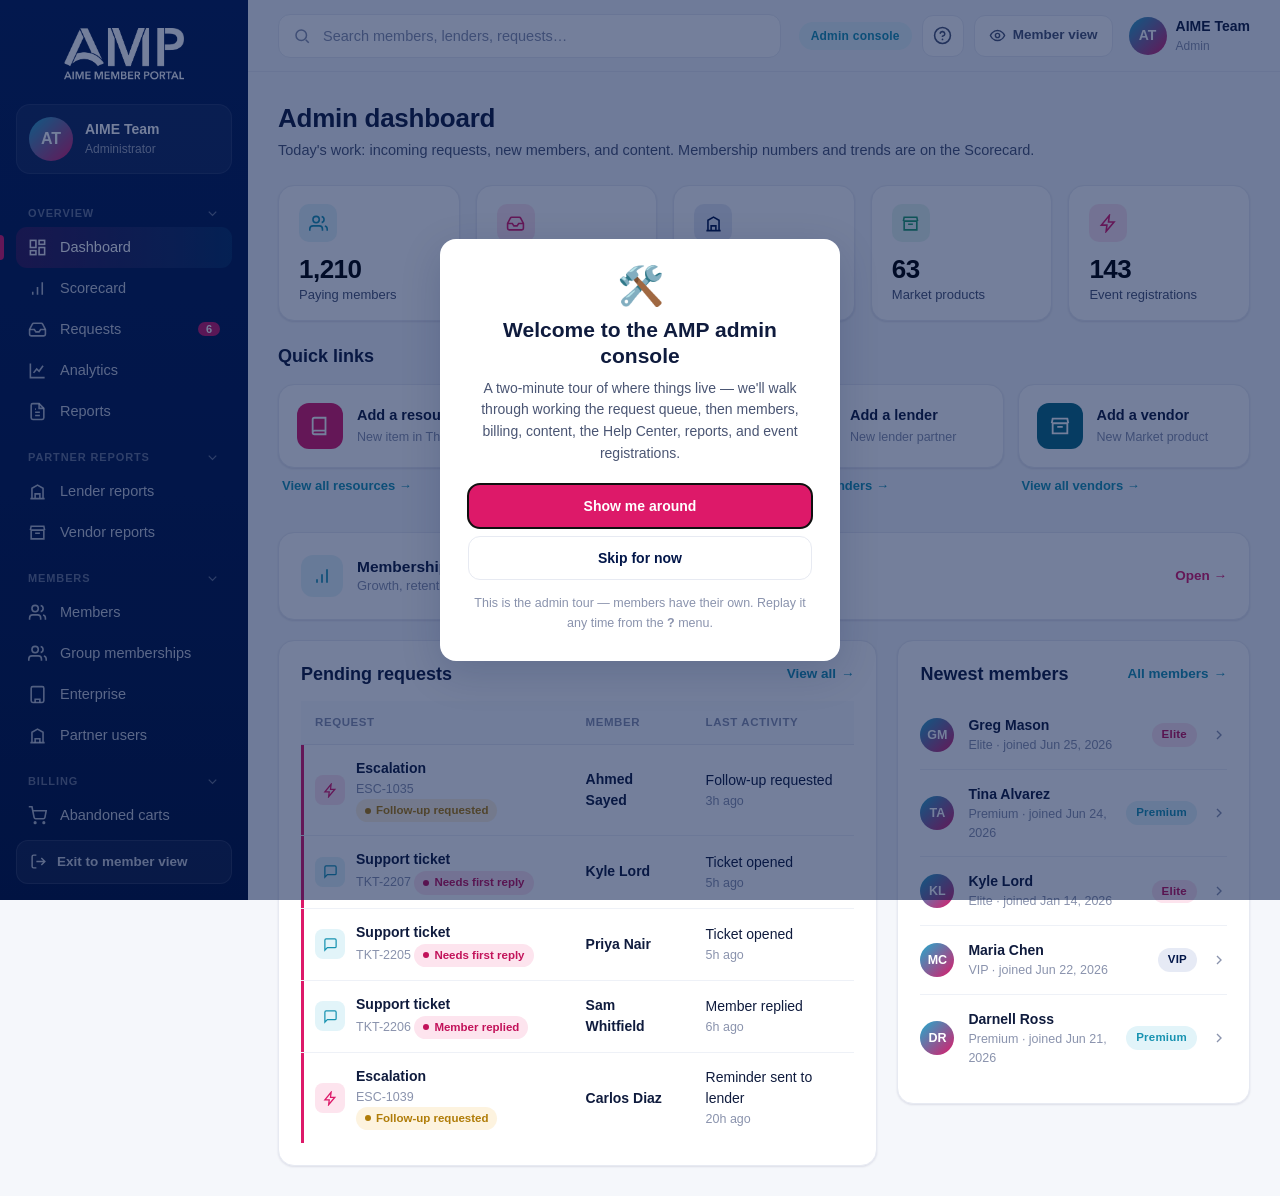
<file: admin.html>
<!DOCTYPE html>
<html lang="en">
<head>
<meta charset="UTF-8">
<meta name="viewport" content="width=device-width, initial-scale=1.0">
<title>AMP Admin — AIME Member Portal</title>
<link rel="stylesheet" href="styles.css">
<link rel="stylesheet" href="admin.css">
<link rel="stylesheet" href="requests.css">
<link rel="stylesheet" href="help.css">
<link rel="stylesheet" href="subscriptions.css">
<link rel="stylesheet" href="event-registration.css">
<link rel="stylesheet" href="content.css">
</head>
<body>
<div class="app">

  <!-- ===================== SIDEBAR ===================== -->
  <aside class="sidebar" id="sidebar">
    <div class="brand">
      <img src="assets/AMP-Logo.png" alt="AMP — AIME Member Portal">
    </div>

    <div class="profile-card">
      <div class="avatar">AT</div>
      <div>
        <div class="pname">AIME Team</div>
        <div class="prole">Administrator</div>
      </div>
    </div>

    <nav class="nav">
      <div class="nav-label">Overview</div>
      <button class="nav-item active" data-nav="dashboard">
        <svg viewBox="0 0 24 24" fill="none" stroke="currentColor" stroke-width="2"><rect x="3" y="3" width="7" height="9"/><rect x="14" y="3" width="7" height="5"/><rect x="14" y="12" width="7" height="9"/><rect x="3" y="16" width="7" height="5"/></svg>
        Dashboard
      </button>
      <button class="nav-item" data-nav="requests">
        <svg viewBox="0 0 24 24" fill="none" stroke="currentColor" stroke-width="2"><path d="M22 12h-6l-2 3h-4l-2-3H2"/><path d="M5.5 5.1L2 12v6a2 2 0 002 2h16a2 2 0 002-2v-6l-3.5-6.9A2 2 0 0016.8 4H7.2a2 2 0 00-1.7 1.1z"/></svg>
        Requests <span class="nav-count" id="nav-req-count">0</span>
      </button>
      <button class="nav-item" data-nav="analytics">
        <svg viewBox="0 0 24 24" fill="none" stroke="currentColor" stroke-width="2"><path d="M3 3v18h18"/><path d="M7 15l4-5 3 3 5-7"/></svg>
        Analytics
      </button>
      <button class="nav-item" data-nav="reports">
        <svg viewBox="0 0 24 24" fill="none" stroke="currentColor" stroke-width="2"><path d="M14 2H6a2 2 0 00-2 2v16a2 2 0 002 2h12a2 2 0 002-2V8z"/><path d="M14 2v6h6M9 13h6M9 17h6M9 9h1"/></svg>
        Reports
      </button>

      <div class="nav-label">Members</div>
      <button class="nav-item" data-nav="members">
        <svg viewBox="0 0 24 24" fill="none" stroke="currentColor" stroke-width="2"><path d="M16 21v-2a4 4 0 00-4-4H6a4 4 0 00-4 4v2M9 11a4 4 0 100-8 4 4 0 000 8zM22 21v-2a4 4 0 00-3-3.9M16 3.1a4 4 0 010 7.8"/></svg>
        Members
      </button>
      <button class="nav-item" data-nav="groups">
        <svg viewBox="0 0 24 24" fill="none" stroke="currentColor" stroke-width="2"><path d="M17 21v-2a4 4 0 00-4-4H5a4 4 0 00-4 4v2"/><circle cx="9" cy="7" r="4"/><path d="M23 21v-2a4 4 0 00-3-3.87M16 3.13a4 4 0 010 7.75"/></svg>
        Group memberships
      </button>
      <button class="nav-item" data-nav="enterprise">
        <svg viewBox="0 0 24 24" fill="none" stroke="currentColor" stroke-width="2"><rect x="4" y="2" width="16" height="20" rx="2"/><path d="M9 22v-4h6v4M8 6h.01M16 6h.01M12 6h.01M8 10h.01M16 10h.01M12 10h.01M8 14h.01M16 14h.01M12 14h.01"/></svg>
        Enterprise
      </button>
      <button class="nav-item" data-nav="partners">
        <svg viewBox="0 0 24 24" fill="none" stroke="currentColor" stroke-width="2"><path d="M3 21h18M5 21V8l7-4 7 4v13"/><path d="M9 21v-5h6v5"/></svg>
        Partner users
      </button>

      <div class="nav-label">Billing</div>
      <button class="nav-item" data-nav="abandoned">
        <svg viewBox="0 0 24 24" fill="none" stroke="currentColor" stroke-width="2"><circle cx="9" cy="21" r="1"/><circle cx="20" cy="21" r="1"/><path d="M1 1h4l2.7 13.4a2 2 0 002 1.6h9.7a2 2 0 002-1.6L23 6H6"/></svg>
        Abandoned carts
      </button>
      <button class="nav-item" data-nav="coupons">
        <svg viewBox="0 0 24 24" fill="none" stroke="currentColor" stroke-width="2"><path d="M3 8a2 2 0 002-2V4h14v2a2 2 0 000 4v2a2 2 0 000 4v2H5v-2a2 2 0 00-2-2V8z"/><path d="M15 9l-6 6"/><circle cx="9" cy="9" r="1.1" fill="currentColor" stroke="none"/><circle cx="15" cy="15" r="1.1" fill="currentColor" stroke="none"/></svg>
        Coupons
      </button>

      <div class="nav-label">Communications</div>
      <button class="nav-item" data-nav="notifications">
        <svg viewBox="0 0 24 24" fill="none" stroke="currentColor" stroke-width="2"><path d="M18 8a6 6 0 00-12 0c0 7-3 9-3 9h18s-3-2-3-9M13.7 21a2 2 0 01-3.4 0"/></svg>
        Notifications
      </button>
      <button class="nav-item" data-nav="emails">
        <svg viewBox="0 0 24 24" fill="none" stroke="currentColor" stroke-width="2"><rect x="2" y="4" width="20" height="16" rx="2"/><path d="M22 6l-10 7L2 6"/></svg>
        Email history
      </button>
      <button class="nav-item" data-nav="referrals">
        <svg viewBox="0 0 24 24" fill="none" stroke="currentColor" stroke-width="2"><path d="M22 2L11 13M22 2l-7 20-4-9-9-4z"/></svg>
        Loan referrals
      </button>

      <div class="nav-label">Content</div>
      <button class="nav-item" data-nav="featured">
        <svg viewBox="0 0 24 24" fill="none" stroke="currentColor" stroke-width="2"><path d="M12 2l3 6.3 6.9 1-5 4.9 1.2 6.8L12 17.8 5.9 21l1.2-6.8-5-4.9 6.9-1z"/></svg>
        Featured
      </button>
      <button class="nav-item" data-nav="lenders">
        <svg viewBox="0 0 24 24" fill="none" stroke="currentColor" stroke-width="2"><path d="M3 21h18M5 21V8l7-4 7 4v13M9 21v-6h6v6"/></svg>
        Lenders
      </button>
      <button class="nav-item" data-nav="market">
        <svg viewBox="0 0 24 24" fill="none" stroke="currentColor" stroke-width="2"><path d="M3 9l1-5h16l1 5M4 9v11h16V9M4 9h16M9 13h6"/></svg>
        Market
      </button>
      <button class="nav-item" data-nav="resources">
        <svg viewBox="0 0 24 24" fill="none" stroke="currentColor" stroke-width="2"><path d="M4 19V5a2 2 0 012-2h12v18H6a2 2 0 01-2-2zM4 19a2 2 0 012-2h12"/></svg>
        The Vault
      </button>
      <button class="nav-item" data-nav="events">
        <svg viewBox="0 0 24 24" fill="none" stroke="currentColor" stroke-width="2"><rect x="3" y="4" width="18" height="18" rx="2"/><path d="M3 9h18M8 2v4M16 2v4"/></svg>
        Events
      </button>
      <button class="nav-item" data-nav="hubs">
        <svg viewBox="0 0 24 24" fill="none" stroke="currentColor" stroke-width="2"><rect x="3" y="3" width="7" height="7" rx="1"/><rect x="14" y="3" width="7" height="7" rx="1"/><rect x="3" y="14" width="7" height="7" rx="1"/><rect x="14" y="14" width="7" height="7" rx="1"/></svg>
        Hubs
      </button>
      <button class="nav-item" data-nav="documents">
        <svg viewBox="0 0 24 24" fill="none" stroke="currentColor" stroke-width="2"><path d="M14 2H6a2 2 0 00-2 2v16a2 2 0 002 2h12a2 2 0 002-2V8z"/><path d="M14 2v6h6M9 13h6M9 17h6"/></svg>
        Documents
      </button>
      <button class="nav-item" data-nav="taxonomy">
        <svg viewBox="0 0 24 24" fill="none" stroke="currentColor" stroke-width="2"><path d="M20.6 13.4l-7.2 7.2a2 2 0 01-2.8 0l-6.2-6.2A2 2 0 014 13V6a2 2 0 012-2h7a2 2 0 011.4.6l6.2 6.2a2 2 0 010 2.6z"/><circle cx="8.5" cy="8.5" r="1.5"/></svg>
        Categories &amp; tags
      </button>
      <button class="nav-item" data-nav="help">
        <svg viewBox="0 0 24 24" fill="none" stroke="currentColor" stroke-width="2"><circle cx="12" cy="12" r="10"/><path d="M9.1 9a3 3 0 015.8 1c0 2-3 3-3 3" stroke-linecap="round"/><circle cx="12" cy="17" r="1.1" fill="currentColor" stroke="none"/></svg>
        Help Center
      </button>

      <div class="nav-label">Access</div>
      <button class="nav-item" data-nav="team">
        <svg viewBox="0 0 24 24" fill="none" stroke="currentColor" stroke-width="2"><circle cx="9" cy="7" r="4"/><path d="M16 21v-2a4 4 0 00-4-4H6a4 4 0 00-4 4v2M16 11l2 2 4-4"/></svg>
        Team access
      </button>
      <button class="nav-item" data-nav="activity">
        <svg viewBox="0 0 24 24" fill="none" stroke="currentColor" stroke-width="2"><circle cx="12" cy="12" r="10"/><path d="M12 6v6l4 2"/></svg>
        Activity log
      </button>

    </nav>

    <div class="sidebar-foot">
      <a class="exit-link" href="index.html">
        <svg viewBox="0 0 24 24" fill="none" stroke="currentColor" stroke-width="2"><path d="M9 21H5a2 2 0 01-2-2V5a2 2 0 012-2h4M16 17l5-5-5-5M21 12H9"/></svg>
        Exit to member view
      </a>
    </div>
  </aside>

  <!-- ===================== MAIN ===================== -->
  <div class="main">
    <header class="topbar">
      <button class="icon-btn menu-btn" title="Menu" data-action="menu">
        <svg viewBox="0 0 24 24" fill="none" stroke="currentColor" stroke-width="2"><path d="M3 6h18M3 12h18M3 18h18"/></svg>
      </button>
      <div class="search">
        <svg viewBox="0 0 24 24" fill="none" stroke="currentColor" stroke-width="2"><circle cx="11" cy="11" r="7"/><path d="M21 21l-4-4"/></svg>
        <input type="text" placeholder="Search members, lenders, requests…">
      </div>
      <div class="topbar-right">
        <span class="badge badge-cyan" style="height:28px;padding:0 12px;font-size:12px">Admin console</span>
        <div class="help-wrap">
          <button class="icon-btn" id="help-btn" title="Help" aria-haspopup="true" aria-expanded="false"><svg viewBox="0 0 24 24" fill="none" stroke="currentColor" stroke-width="2"><circle cx="12" cy="12" r="10"/><path d="M9.1 9a3 3 0 015.8 1c0 2-3 3-3 3" stroke-linecap="round"/><circle cx="12" cy="17" r="1.1" fill="currentColor" stroke="none"/></svg></button>
          <div class="help-menu" id="help-menu" role="menu">
            <button role="menuitem" data-admin-tour-start><strong>Take the admin walkthrough</strong><span>A two-minute tour of the console</span></button>
            <button role="menuitem" data-nav="help"><strong>Manage Help Center articles</strong><span>The guides members see</span></button>
            <a role="menuitem" href="index.html#tour" target="_blank" rel="noopener"><strong>Preview the member walkthrough</strong><span>Opens the member portal in a new tab</span></a>
          </div>
        </div>
        <a class="btn-ghost-line" href="index.html" title="View member portal">
          <svg viewBox="0 0 24 24" fill="none" stroke="currentColor" stroke-width="2" style="width:17px;height:17px"><path d="M2 12s3-7 10-7 10 7 10 7-3 7-10 7-10-7-10-7z"/><circle cx="12" cy="12" r="3"/></svg>
          Member view
        </a>
        <div class="topbar-user">
          <div class="avatar">AT</div>
          <div><div class="u-name">AIME Team</div><div class="u-sub">Admin</div></div>
        </div>
      </div>
    </header>

    <main class="content" id="content">

      <!-- ============ DASHBOARD ============ -->
      <section class="view active" id="view-dashboard">
        <div class="page-head"><h1>Admin dashboard</h1><p>Today's work: incoming requests, new members, and content. Membership numbers and trends are on the Scorecard.</p></div>

        <div class="stat-row admin5">
          <button class="stat" data-nav="scorecard">
            <div class="s-ico i-cyan"><svg viewBox="0 0 24 24" fill="none" stroke="currentColor" stroke-width="2"><path d="M17 21v-2a4 4 0 00-4-4H5a4 4 0 00-4 4v2M9 11a4 4 0 100-8 4 4 0 000 8zM23 21v-2a4 4 0 00-3-3.87M16 3.13a4 4 0 010 7.75"/></svg></div>
            <div class="s-val">1,210</div><div class="s-lbl">Paying members</div>
          </button>
          <button class="stat" data-nav="requests">
            <div class="s-ico i-pink"><svg viewBox="0 0 24 24" fill="none" stroke="currentColor" stroke-width="2"><path d="M22 12h-6l-2 3h-4l-2-3H2"/><path d="M5.5 5.1L2 12v6a2 2 0 002 2h16a2 2 0 002-2v-6l-3.5-6.9A2 2 0 0016.8 4H7.2a2 2 0 00-1.7 1.1z"/></svg></div>
            <div class="s-val" id="dash-pending">0</div><div class="s-lbl">Pending requests</div>
          </button>
          <button class="stat" data-nav="lenders">
            <div class="s-ico i-navy"><svg viewBox="0 0 24 24" fill="none" stroke="currentColor" stroke-width="2"><path d="M3 21h18M5 21V8l7-4 7 4v13M9 21v-6h6v6"/></svg></div>
            <div class="s-val" id="dash-lenders">0</div><div class="s-lbl">Lender partners</div>
          </button>
          <button class="stat" data-nav="market">
            <div class="s-ico i-green"><svg viewBox="0 0 24 24" fill="none" stroke="currentColor" stroke-width="2"><path d="M3 9l1-5h16l1 5M4 9v11h16V9M4 9h16M9 13h6"/></svg></div>
            <div class="s-val" id="dash-vendors">0</div><div class="s-lbl">Market products</div>
          </button>
          <button class="stat" data-nav="registrations">
            <div class="s-ico i-pink"><svg viewBox="0 0 24 24" fill="none" stroke="currentColor" stroke-width="2"><path d="M13 2L3 14h7l-1 8 10-12h-7l1-8z"/></svg></div>
            <div class="s-val" id="dash-eventregs">0</div><div class="s-lbl">Event registrations</div>
          </button>
        </div>

        <div class="dash-ql">
          <div class="section-title"><h2>Quick links</h2></div>
          <div class="qa-grid" id="dash-quick">
            <div class="ql-item">
              <button class="qa" data-edit="resource:new"><div class="qa-ico pink"><svg viewBox="0 0 24 24" fill="none" stroke="currentColor" stroke-width="2"><path d="M4 19V5a2 2 0 012-2h12v18H6a2 2 0 01-2-2zM4 19a2 2 0 012-2h12"/></svg></div>
                <div><div class="qa-t">Add a resource</div><div class="qa-s">New item in The Vault</div></div></button>
              <a href="#" class="ql-all" data-nav="resources">View all resources <span>→</span></a>
            </div>
            <div class="ql-item">
              <button class="qa" data-edit="event:new"><div class="qa-ico cyan"><svg viewBox="0 0 24 24" fill="none" stroke="currentColor" stroke-width="2"><rect x="3" y="4" width="18" height="18" rx="2"/><path d="M3 9h18M8 2v4M16 2v4"/></svg></div>
                <div><div class="qa-t">Add an event</div><div class="qa-s">New event on the calendar</div></div></button>
              <a href="#" class="ql-all" data-nav="events">View all events <span>→</span></a>
            </div>
            <div class="ql-item">
              <button class="qa" data-edit="lender:new"><div class="qa-ico navy"><svg viewBox="0 0 24 24" fill="none" stroke="currentColor" stroke-width="2"><path d="M3 21h18M5 21V8l7-4 7 4v13M9 21v-6h6v6"/></svg></div>
                <div><div class="qa-t">Add a lender</div><div class="qa-s">New lender partner</div></div></button>
              <a href="#" class="ql-all" data-nav="lenders">View all lenders <span>→</span></a>
            </div>
            <div class="ql-item">
              <button class="qa" data-edit="vendor:new"><div class="qa-ico teal"><svg viewBox="0 0 24 24" fill="none" stroke="currentColor" stroke-width="2"><path d="M3 9l1-5h16l1 5M4 9v11h16V9M4 9h16M9 13h6"/></svg></div>
                <div><div class="qa-t">Add a vendor</div><div class="qa-s">New Market product</div></div></button>
              <a href="#" class="ql-all" data-nav="market">View all vendors <span>→</span></a>
            </div>
          </div>
        </div>

        <button class="card card-pad dash-sc-link" data-nav="scorecard">
          <span class="dash-sc-ico"><svg viewBox="0 0 24 24" fill="none" stroke="currentColor" stroke-width="2"><path d="M12 20V10M18 20V4M6 20v-4"/></svg></span>
          <span class="dash-sc-main"><span class="dash-sc-t">Membership scorecard</span><span class="dash-sc-s">Growth, retention, dues, tiers, renewals, FUSE.</span></span>
          <span class="dash-sc-go">Open <span>→</span></span>
        </button>

        <div class="grid" style="grid-template-columns:1.7fr 1fr;align-items:start">
          <div class="card card-pad">
            <div class="section-title"><h2>Pending requests</h2><a href="#" data-nav="requests">View all <span>→</span></a></div>
            <div class="table-scroll"><table class="adm" id="dash-requests"></table></div>
          </div>
          <div>
            <div class="card card-pad">
              <div class="section-title"><h2>Newest members</h2><a href="#" data-nav="members">All members <span>→</span></a></div>
              <div id="dash-members"></div>
            </div>
          </div>
        </div>
      </section>

      <!-- ============ MEMBERS ============ -->
      <section class="view" id="view-members">
        <div class="adm-section-head">
          <div class="page-head" style="margin:0"><h1>Members</h1><p>Member accounts and their billing — plan, status, and next payment, synced with Stripe.</p></div>
          <div style="display:flex;gap:10px;flex-wrap:wrap">
            <button class="btn btn-outline" data-toast="Synced latest subscription data from Stripe.">Sync with Stripe</button>
            <button class="btn btn-primary" data-edit="member:new">+ Add member</button>
          </div>
        </div>
        <div class="stat-row admin4" style="margin-bottom:20px">
          <div class="stat"><div class="s-ico i-green"><svg viewBox="0 0 24 24" fill="none" stroke="currentColor" stroke-width="2"><path d="M12 1v22M17 5H9.5a3.5 3.5 0 000 7h5a3.5 3.5 0 010 7H6"/></svg></div><div class="s-val">$43.8K</div><div class="s-lbl">Monthly recurring revenue</div></div>
          <div class="stat"><div class="s-ico i-cyan"><svg viewBox="0 0 24 24" fill="none" stroke="currentColor" stroke-width="2"><rect x="2" y="5" width="20" height="14" rx="2"/><path d="M2 10h20"/></svg></div><div class="s-val" id="mem-active">0</div><div class="s-lbl">Active</div></div>
          <div class="stat"><div class="s-ico i-pink"><svg viewBox="0 0 24 24" fill="none" stroke="currentColor" stroke-width="2"><path d="M12 9v4M10.3 3.9l-8 14A2 2 0 004 21h16a2 2 0 001.7-3l-8-14a2 2 0 00-3.4 0z"/><circle cx="12" cy="17" r="1.1" fill="currentColor" stroke="none"/></svg></div><div class="s-val" id="mem-pastdue">0</div><div class="s-lbl">Past due</div></div>
          <div class="stat"><div class="s-ico i-navy"><svg viewBox="0 0 24 24" fill="none" stroke="currentColor" stroke-width="2"><circle cx="12" cy="12" r="10"/><path d="M12 6v6l4 2"/></svg></div><div class="s-val" id="mem-trialing">0</div><div class="s-lbl">Trialing</div></div>
        </div>
        <div class="toolbar">
          <div class="search"><svg viewBox="0 0 24 24" fill="none" stroke="currentColor" stroke-width="2"><circle cx="11" cy="11" r="7"/><path d="M21 21l-4-4"/></svg><input type="text" id="member-search" placeholder="Search by name, email, or NMLS #…"></div>
          <select class="select filter-select" id="member-role"><option value="all">All roles</option></select>
          <select class="select filter-select" id="member-plan"><option value="all">All tiers</option><option>Premium</option><option>Elite</option><option>VIP</option></select>
          <select class="select filter-select" id="member-billing"><option value="all">Annual &amp; monthly</option><option>Annual</option><option>Monthly</option></select>
          <select class="select filter-select" id="member-state"><option value="all">All mailing states</option></select>
          <select class="select filter-select" id="member-licensed"><option value="all">All licensed states</option></select>
          <select class="select filter-select" id="member-status"><option value="all">All statuses</option><option>Active</option><option>Past due</option><option>Trialing</option><option>Canceled</option></select>
          <select class="select filter-select" id="member-mship"><option value="all">All memberships</option><option>Individual</option><option>Group</option><option>Enterprise</option></select>
          <span class="spacer"></span>
          <span class="count-note" id="member-count">—</span>
          <button class="btn btn-outline" data-toast="Exported members to CSV.">Export CSV</button>
        </div>
        <div class="table-wrap"><div class="table-scroll"><table class="adm">
          <thead><tr><th>Member</th><th>Plan</th><th>NMLS #</th><th>Licensed states</th><th>Billing</th><th>Joined</th><th class="t-right">Actions</th></tr></thead>
          <tbody id="members-tbody"></tbody>
        </table></div></div>
      </section>

      <!-- ============ LENDERS ============ -->
      <section class="view" id="view-lenders">
        <div class="adm-section-head">
          <div class="page-head" style="margin:0"><h1>Lenders</h1><p>Manage wholesale lender partners shown to members.</p></div>
          <button class="btn btn-primary" data-edit="lender:new">+ Add lender</button>
        </div>
        <div class="toolbar"><span class="count-note" id="lender-count">—</span></div>
        <div class="table-wrap"><div class="table-scroll"><table class="adm">
          <thead><tr><th>Lender</th><th>Tier</th><th>Products</th><th>Who can see</th><th>Status</th><th class="t-right">Actions</th></tr></thead>
          <tbody id="lenders-tbody"></tbody>
        </table></div></div>
      </section>

      <!-- ============ MARKET ============ -->
      <section class="view" id="view-market">
        <div class="adm-section-head">
          <div class="page-head" style="margin:0"><h1>Market</h1><p>Products in the Market and their member deals. A company can have more than one product.</p></div>
          <button class="btn btn-primary" data-edit="vendor:new">+ Add product</button>
        </div>
        <div class="toolbar"><span class="count-note" id="vendor-count">—</span></div>
        <div class="table-wrap"><div class="table-scroll"><table class="adm">
          <thead><tr><th>Product</th><th>Company</th><th>Category</th><th>Member offer</th><th>Who can see</th><th>Status</th><th class="t-right">Actions</th></tr></thead>
          <tbody id="vendors-tbody"></tbody>
        </table></div></div>
      </section>

      <!-- ============ RESOURCES ============ -->
      <section class="view" id="view-resources">
        <div class="adm-section-head">
          <div class="page-head" style="margin:0"><h1>The Vault</h1><p>Manage the webinars, podcasts, trainings, and recordings members see in The Vault — and each one's goal, topic, and show.</p></div>
          <button class="btn btn-primary" data-edit="resource:new">+ Add resource</button>
        </div>
        <div class="toolbar"><span class="count-note" id="resource-count">—</span></div>
        <div class="table-wrap"><div class="table-scroll"><table class="adm">
          <thead><tr><th>Title</th><th>Type</th><th>Hub</th><th>Who can see</th><th>Category</th><th>Published</th><th>Status</th><th class="t-right">Actions</th></tr></thead>
          <tbody id="resources-tbody"></tbody>
        </table></div></div>
      </section>

      <!-- ============ EVENTS ============ -->
      <section class="view" id="view-events">
        <div class="filters an-tabs" role="tablist"><button class="chip active" data-nav="events" role="tab">Events</button><button class="chip" data-nav="registrations" role="tab">Registrations</button></div>
        <div class="adm-section-head">
          <div class="page-head" style="margin:0"><h1>Events</h1><p>Manage local, regional, and national events. Turn on registration per event with <strong>Registration</strong>; see who signed up on the Registrations tab.</p></div>
          <button class="btn btn-primary" data-edit="event:new">+ Add event</button>
        </div>
        <div class="toolbar"><span class="count-note" id="event-count">—</span></div>
        <div class="table-wrap"><div class="table-scroll"><table class="adm">
          <thead><tr><th>Event</th><th>Date</th><th>Type</th><th>Hub</th><th>Who can see</th><th>Registration</th><th>Registrations</th><th>Status</th><th class="t-right">Actions</th></tr></thead>
          <tbody id="events-tbody"></tbody>
        </table></div></div>
      </section>

      <!-- ============ HUBS ============ -->
      <section class="view" id="view-hubs">
        <div class="adm-section-head">
          <div class="page-head" style="margin:0"><h1>Hubs</h1><p>Content hubs shown in the member sidebar (Ascent, VIP, WMN). Brokers Edge, Mortgage Mornings, and Accelerate Live no longer have hubs — their content lives in The Vault.</p></div>
          <button class="btn btn-primary" data-edit="hub:new">+ Add hub</button>
        </div>
        <div class="card card-pad" style="margin-bottom:18px">
          <h3 style="font-size:15px;margin-bottom:4px">External links</h3>
          <p style="color:var(--muted);font-size:13px;margin:0 0 12px">The AIME Exchange store opens in a new tab from the member sidebar. Set its URL here.</p>
          <div style="display:flex;gap:10px;flex-wrap:wrap;align-items:flex-end">
            <div class="field" style="flex:1;min-width:280px;margin:0"><label>AIME Exchange URL</label><input class="input" id="exchange-url" placeholder="https://…"></div>
            <button class="btn btn-outline" id="exchange-save">Save link</button>
          </div>
        </div>
        <div class="toolbar"><span class="count-note" id="hub-count">—</span></div>
        <div class="table-wrap"><div class="table-scroll"><table class="adm">
          <thead><tr><th>Hub</th><th>Layout</th><th>Who can see</th><th>Content</th><th>Documents</th><th>Status</th><th class="t-right">Actions</th></tr></thead>
          <tbody id="hubs-tbody"></tbody>
        </table></div></div>
        <p class="hint" style="margin-top:12px">Add content to a hub from <a href="#" data-nav="resources">Resources</a>, <a href="#" data-nav="events">Events</a>, and <a href="#" data-nav="documents">Documents</a> — set each item’s hub/collection to the one you want.</p>
      </section>

      <!-- ============ DOCUMENTS ============ -->
      <section class="view" id="view-documents">
        <div class="adm-section-head">
          <div class="page-head" style="margin:0"><h1>Documents</h1><p>Every downloadable document. “General” docs appear on the member Documents page; hub docs also appear in that hub. VIP-only docs are hidden from non-VIP members.</p></div>
          <button class="btn btn-primary" data-edit="document:new">+ Add document</button>
        </div>
        <div class="filters" id="document-filters" style="margin-bottom:14px">
          <button class="chip active" data-filter="all">All sources</button>
          <button class="chip" data-filter="General">General</button>
          <button class="chip" data-filter="WMN">WMN</button>
          <button class="chip" data-filter="Ascent">Ascent</button>
          <button class="chip" data-filter="VIP">VIP</button>
        </div>
        <div class="toolbar"><span class="count-note" id="document-count">—</span></div>
        <div class="table-wrap"><div class="table-scroll"><table class="adm">
          <thead><tr><th>Document</th><th>Source</th><th>Who can see</th><th>Added</th><th>Status</th><th class="t-right">Actions</th></tr></thead>
          <tbody id="documents-tbody"></tbody>
        </table></div></div>
      </section>

      <!-- ============ REQUESTS (rendered by admin-requests.js) ============ -->
      <section class="view" id="view-requests">
        <div class="page-head"><h1>Requests &amp; submissions</h1><p>Track every member escalation, connection, AE change, and support ticket. Bug reports arrive as support tickets.</p></div>
        <div class="stat-row admin4" id="arq-stats"></div>
        <div class="filters" id="request-filters">
          <button class="chip active" data-filter="all">All</button>
          <button class="chip" data-filter="escalation">Escalations</button>
          <button class="chip" data-filter="support">Support &amp; bugs</button>
          <button class="chip" data-filter="connection">Connections</button>
          <button class="chip" data-filter="changeae">Change AE</button>
        </div>
        <div class="toolbar">
          <div class="search"><svg viewBox="0 0 24 24" fill="none" stroke="currentColor" stroke-width="2"><circle cx="11" cy="11" r="7"/><path d="M21 21l-4-4"/></svg><input type="text" id="arq-search" placeholder="Search by member, lender, ref, or subject…"></div>
          <select class="select filter-select" id="arq-status">
            <option value="open">Open (not resolved)</option><option value="all">All statuses</option>
            <option>Received</option><option>In progress</option><option>Responded</option><option>Resolved</option><option>Delivered</option>
          </select>
          <span class="spacer"></span>
          <span class="count-note" id="request-count">—</span>
        </div>
        <div class="table-wrap"><div class="table-scroll"><table class="adm">
          <thead><tr><th>Ref</th><th>Request</th><th>Member</th><th>Last activity</th><th>Status</th><th class="t-right">Actions</th></tr></thead>
          <tbody id="requests-tbody"></tbody>
        </table></div></div>
        <div style="margin-top:14px;text-align:right"><button class="rq-reset" id="arq-reset" title="Prototype only — restores the sample requests">Reset demo request data</button></div>
      </section>
      <section class="view" id="view-request-detail"><div id="arq-detail-body"></div></section>

      <!-- ============ HELP CENTER (rendered by admin-help.js) ============ -->
      <section class="view" id="view-help">
        <div class="adm-section-head">
          <div class="page-head" style="margin:0"><h1>Help Center</h1><p>Guides members see in the Help Center, what they search for and don't find, and how the first-time walkthrough is doing.</p></div>
          <button class="btn btn-primary" data-kb-new="">+ New article</button>
        </div>
        <div class="stat-row admin4" id="kb-stats"></div>
        <div class="toolbar">
          <div class="search"><svg viewBox="0 0 24 24" fill="none" stroke="currentColor" stroke-width="2"><circle cx="11" cy="11" r="7"/><path d="M21 21l-4-4"/></svg><input type="text" id="kb-admin-q" placeholder="Search articles…"></div>
          <select class="select filter-select" id="kb-admin-cat"></select>
          <select class="select filter-select" id="kb-admin-status"><option value="all">All statuses</option><option>Published</option><option>Draft</option></select>
          <span class="spacer"></span>
          <span class="count-note" id="kb-count">—</span>
        </div>
        <div class="table-wrap"><div class="table-scroll"><table class="adm">
          <thead><tr><th>Article</th><th>Topic</th><th>Status</th><th>Views</th><th>Helpful</th><th>Updated</th><th class="t-right">Actions</th></tr></thead>
          <tbody id="kb-tbody"></tbody>
        </table></div></div>
        <div class="grid" style="grid-template-columns:1fr 1fr;align-items:start;margin-top:24px">
          <div class="card card-pad">
            <h3 style="font-size:16px;margin-bottom:4px">Searches with no results</h3>
            <p class="t-sub" style="margin:0 0 10px">What members looked for and didn't find — candidates for new guides.</p>
            <div id="kb-misses"></div>
          </div>
          <div class="card card-pad">
            <h3 style="font-size:16px;margin-bottom:4px">First-time walkthrough</h3>
            <p class="t-sub" style="margin:0 0 16px">New members in the last 30 days (sample data). Members can replay it from the ? menu, the Help Center, or Settings.</p>
            <div class="kb-funnel">
              <div class="fr"><span>Shown</span><span class="bar"><i style="width:100%"></i></span><b>412</b></div>
              <div class="fr"><span>Started tour</span><span class="bar"><i style="width:77%"></i></span><b>318</b></div>
              <div class="fr"><span>Finished</span><span class="bar"><i style="width:49%;background:var(--green)"></i></span><b>201</b></div>
              <div class="fr"><span>Skipped</span><span class="bar"><i style="width:28%;background:var(--pink)"></i></span><b>117</b></div>
              <div class="fr"><span>Replayed later</span><span class="bar"><i style="width:9%;background:var(--navy)"></i></span><b>38</b></div>
            </div>
            <p class="t-sub" style="margin:14px 0 0">Most common skip point: <strong>step 4 · Your escalations</strong>.</p>
          </div>
        </div>
      </section>

      <!-- ============ ANALYTICS ============ -->
      

      <!-- ============ REPORTS ============ -->
      <section class="view" id="view-reports">
        <div class="adm-section-head">
          <div class="page-head" style="margin:0"><h1>Reports</h1><p>Escalation, connection, and Change AE reports to share with a lender or vendor, plus subscription upgrades, downgrades, and cancellations. Defaults to all time — narrow to a date range if you need a specific window.</p></div>
          <div class="date-range" id="reports-range">
            <select class="select filter-select daterange-preset">
              <option value="all" selected>All time</option>
              <option value="7d">Last 7 days</option>
              <option value="30d">Last 30 days</option>
              <option value="90d">Last 90 days</option>
              <option value="ytd">Year to date</option>
              <option value="custom">Custom range…</option>
            </select>
            <div class="daterange-custom" hidden>
              <input type="date" class="input daterange-from">
              <span class="dr-sep">to</span>
              <input type="date" class="input daterange-to">
              <button class="btn btn-outline btn-sm daterange-apply">Apply</button>
            </div>
          </div>
        </div>
        <div class="filters" id="report-tabs">
          <button class="chip active" data-rtype="escalations">Loan escalations</button>
          <button class="chip" data-rtype="connections">Connections</button>
          <button class="chip" data-rtype="changeae">Change AE</button>
          <button class="chip" data-rtype="subscriptions">Subscriptions</button>
        </div>
        <!-- Subscriptions tab only -->
        <div id="sub-report" hidden>
          <div class="sub-tiles" id="sub-tiles"></div>
          <div class="card card-pad" id="sub-reasons-card" style="margin-bottom:22px">
            <div class="section-title" style="margin-bottom:12px"><h2 style="font-size:16px">Why members cancelled</h2><span class="count-note" id="sub-reasons-note"></span></div>
            <div id="sub-reasons"></div>
          </div>
          <div class="section-title" style="margin-bottom:12px"><h2 style="font-size:16px">Recent conversions</h2></div>
        </div>
        <div class="toolbar">
          <select class="select filter-select" id="report-partner" style="min-width:220px"></select>
          <select class="select filter-select sub-only" id="sub-type" hidden>
            <option value="all">All types</option><option value="upgrade">Upgrades</option><option value="downgrade">Downgrades</option><option value="cancellation">Cancellations</option>
          </select>
          <select class="select filter-select sub-only" id="sub-reason" hidden style="min-width:220px"></select>
          <span class="spacer"></span>
          <span class="count-note" id="report-count">—</span>
          <label class="sub-only sub-show" hidden>Show
            <select class="select filter-select" id="sub-show" style="min-width:0"><option>10</option><option selected>25</option><option>50</option><option>100</option></select>
          </label>
          <button class="btn btn-primary" id="report-export"><svg viewBox="0 0 24 24" fill="none" stroke="currentColor" stroke-width="2" style="width:16px;height:16px"><path d="M21 15v4a2 2 0 01-2 2H5a2 2 0 01-2-2v-4M7 10l5 5 5-5M12 15V3"/></svg> Export CSV</button>
        </div>
        <div class="table-wrap"><div class="table-scroll"><table class="adm" id="report-table"></table></div></div>
      </section>

      <!-- ============ ABANDONED CARTS ============ -->
      <section class="view" id="view-abandoned">
        <div class="page-head"><h1>Abandoned carts</h1><p>Leads who started signup but didn't finish paying. Contact details are captured before checkout, so these are recoverable.</p></div>
        <div class="toolbar">
          <select class="select filter-select" id="cart-step"><option value="all">All steps</option><option>Contact captured</option><option>Checkout started</option><option>Payment failed</option></select>
          <span class="spacer"></span>
          <span class="count-note" id="cart-count">—</span>
          <button class="btn btn-outline" data-toast="Exported abandoned carts to CSV.">Export CSV</button>
        </div>
        <div class="table-wrap"><div class="table-scroll"><table class="adm">
          <thead><tr><th>Lead</th><th>Plan attempted</th><th>Amount</th><th>Last step</th><th>Captured</th><th class="t-right">Actions</th></tr></thead>
          <tbody id="cart-tbody"></tbody>
        </table></div></div>
      </section>

      <!-- ============ COUPONS ============ -->
      <section class="view" id="view-coupons">
        <div class="adm-section-head">
          <div class="page-head" style="margin:0"><h1>Coupons</h1><p>Discount codes for signup and upgrades.</p></div>
          <div style="display:flex;gap:10px;flex-wrap:wrap">
            <button class="btn btn-outline" data-toast="Synced coupons from Stripe.">Sync from Stripe</button>
            <button class="btn btn-primary" data-edit="coupon:new">+ Add coupon</button>
          </div>
        </div>
        <div class="callout" style="max-width:820px"><svg viewBox="0 0 24 24" fill="none" stroke="currentColor" stroke-width="2"><circle cx="12" cy="12" r="10"/><path d="M12 16v-4"/><circle cx="12" cy="8" r="1.1" fill="currentColor" stroke="none"/></svg><p>Coupons are created in <strong>Stripe</strong> and applied at checkout. Adding, editing, or deleting a code here keeps Stripe in sync; redemption counts flow back automatically.</p></div>
        <div class="stat-row admin4" style="margin-bottom:20px">
          <div class="stat"><div class="s-ico i-pink"><svg viewBox="0 0 24 24" fill="none" stroke="currentColor" stroke-width="2"><path d="M3 8a2 2 0 002-2V4h14v2a2 2 0 000 4v2a2 2 0 000 4v2H5v-2a2 2 0 00-2-2V8z"/><path d="M15 9l-6 6"/><circle cx="9" cy="9" r="1.1" fill="currentColor" stroke="none"/><circle cx="15" cy="15" r="1.1" fill="currentColor" stroke="none"/></svg></div><div class="s-val" id="coupon-active">0</div><div class="s-lbl">Active coupons</div></div>
          <div class="stat"><div class="s-ico i-cyan"><svg viewBox="0 0 24 24" fill="none" stroke="currentColor" stroke-width="2"><path d="M20 6L9 17l-5-5"/></svg></div><div class="s-val" id="coupon-redemptions">0</div><div class="s-lbl">Total redemptions</div></div>
        </div>
        <div class="toolbar"><span class="count-note" id="coupon-count">—</span></div>
        <div class="table-wrap"><div class="table-scroll"><table class="adm">
          <thead><tr><th>Code</th><th>Description</th><th>Discount</th><th>Redemptions</th><th>Valid</th><th>Status</th><th class="t-right">Actions</th></tr></thead>
          <tbody id="coupons-tbody"></tbody>
        </table></div></div>
      </section>

      <!-- ============ NOTIFICATIONS COMPOSER ============ -->
      <section class="view" id="view-notifications">
        <div class="page-head"><h1>Notifications</h1><p>Compose and broadcast an in-portal notification. Members see it in their notification bell.</p></div>
        <div class="composer-grid">
          <div class="card card-pad">
            <h2 style="font-size:16px;margin-bottom:16px">New notification</h2>
            <div class="field"><label>Title</label><input class="input" id="notif-title" placeholder="e.g. New Gold partner just joined"></div>
            <div class="field"><label>Message</label><textarea class="input" id="notif-message" placeholder="What do you want members to know?"></textarea></div>
            <div class="field-row">
              <div class="field"><label>Type</label><select class="select" id="notif-type"><option>Announcement</option><option>Info</option><option>Success</option><option>Warning</option><option>Promotion</option><option>Update</option></select></div>
              <div class="field"><label>Link (optional)</label><input class="input" id="notif-link" placeholder="e.g. /lenders/newrez"></div>
            </div>
            <div class="form-section-label">Audience</div>
            <div class="field-row">
              <div class="field"><label>Membership tier</label><select class="select" id="notif-tier"><option>All tiers</option><option>Premium</option><option>Elite</option><option>VIP</option></select></div>
              <div class="field"><label>Role</label><select class="select" id="notif-role"><option>All roles</option><option>Broker Owner</option><option>Loan Officer</option><option>Loan Officer Assistant</option><option>Processor</option></select></div>
            </div>
            <div class="field"><label>Delivery</label><select class="select" id="notif-schedule"><option>Send now</option><option>Schedule for later</option></select></div>
            <div class="audience-row">Audience estimate: <span class="audience-pill" id="aud-est">~1,210 members</span></div>
            <div style="display:flex;gap:10px;margin-top:18px;flex-wrap:wrap">
              <button class="btn btn-primary" id="send-notif" data-toast="Notification sent.">Send notification</button>
              <button class="btn btn-outline" data-toast="Saved as draft.">Save draft</button>
            </div>
          </div>
          <div class="card card-pad">
            <div class="section-title"><h2>Recently sent</h2></div>
            <div id="sent-list"></div>
          </div>
        </div>
      </section>

      <!-- ============ ENGAGEMENT ============ -->
      <section class="view" id="view-engagement">
        <div class="filters an-tabs" role="tablist"><button class="chip active" data-nav="engagement" role="tab">Engagement</button><button class="chip" data-nav="journeys" role="tab">Member journeys</button></div>
        <div class="adm-section-head">
          <div class="page-head" style="margin:0"><h1>Analytics</h1><p>Engagement — what members are engaging with across the portal — <span id="eng-range-note">last 30 days</span>.</p></div>
          <div class="date-range" id="engagement-range">
            <select class="select filter-select daterange-preset">
              <option value="7d">Last 7 days</option>
              <option value="30d" selected>Last 30 days</option>
              <option value="90d">Last 90 days</option>
              <option value="ytd">Year to date</option>
              <option value="all">All time</option>
              <option value="custom">Custom range…</option>
            </select>
            <div class="daterange-custom" hidden>
              <input type="date" class="input daterange-from">
              <span class="dr-sep">to</span>
              <input type="date" class="input daterange-to">
              <button class="btn btn-outline btn-sm daterange-apply">Apply</button>
            </div>
          </div>
        </div>
        <div class="stat-row">
          <div class="stat"><div class="s-ico i-pink"><svg viewBox="0 0 24 24" fill="none" stroke="currentColor" stroke-width="2"><path d="M5 3l14 9-14 9V3z"/></svg></div><div class="s-val" id="eng-s-plays">9,418</div><div class="s-lbl">Resource plays</div></div>
          <div class="stat"><div class="s-ico i-cyan"><svg viewBox="0 0 24 24" fill="none" stroke="currentColor" stroke-width="2"><path d="M10 13a5 5 0 007 0l3-3a5 5 0 00-7-7l-1 1M14 11a5 5 0 00-7 0l-3 3a5 5 0 007 7l1-1"/></svg></div><div class="s-val" id="eng-s-connections">1,832</div><div class="s-lbl">Market connections</div></div>
          <div class="stat"><div class="s-ico i-navy"><svg viewBox="0 0 24 24" fill="none" stroke="currentColor" stroke-width="2"><path d="M3 21h18M5 21V8l7-4 7 4v13M9 21v-6h6v6"/></svg></div><div class="s-val" id="eng-s-lenders">3,047</div><div class="s-lbl">Lender views</div></div>
          <div class="stat"><div class="s-ico i-green"><svg viewBox="0 0 24 24" fill="none" stroke="currentColor" stroke-width="2"><path d="M13 2L3 14h7l-1 8 10-12h-7l1-8z"/></svg></div><div class="s-val" id="eng-s-escalations">426</div><div class="s-lbl">Escalations submitted</div></div>
        </div>
        <div class="grid" style="grid-template-columns:1fr 1fr;align-items:start;gap:20px">
          <div class="card card-pad"><div class="section-title"><h2>Top resources</h2></div><div id="eng-resources"></div></div>
          <div class="card card-pad"><div class="section-title"><h2>Top lenders</h2></div><div id="eng-lenders"></div></div>
          <div class="card card-pad"><div class="section-title"><h2>Top Market products</h2></div><div id="eng-vendors"></div></div>
          <div class="card card-pad"><div class="section-title"><h2>Escalations by lender</h2></div><div id="eng-escalations"></div></div>
        </div>
      </section>

      <!-- ============ MEMBER JOURNEYS (Mixpanel) ============ -->
      <section class="view" id="view-journeys">
        <div class="filters an-tabs" role="tablist"><button class="chip" data-nav="engagement" role="tab">Engagement</button><button class="chip active" data-nav="journeys" role="tab">Member journeys</button></div>
        <div class="adm-section-head">
          <div class="page-head" style="margin:0"><h1>Analytics</h1><p>Member journeys — how members move from signup to active — funnels, retention, and feature adoption for <span id="jr-range-note">the last 30 days</span>.</p></div>
          <div class="date-range" id="journeys-range">
            <select class="select filter-select daterange-preset">
              <option value="7d">Last 7 days</option>
              <option value="30d" selected>Last 30 days</option>
              <option value="90d">Last 90 days</option>
              <option value="ytd">Year to date</option>
              <option value="all">All time</option>
              <option value="custom">Custom range…</option>
            </select>
            <div class="daterange-custom" hidden>
              <input type="date" class="input daterange-from">
              <span class="dr-sep">to</span>
              <input type="date" class="input daterange-to">
              <button class="btn btn-outline btn-sm daterange-apply">Apply</button>
            </div>
          </div>
        </div>
        <div class="mixpanel-banner">
          <span class="mp-dot"></span>
          <span>Synced once daily from <strong>Mixpanel</strong> · project <strong>AMP Production</strong> · last sync <span id="jr-synced">today, 8:00 AM</span></span>
          <button class="btn btn-outline btn-sm" data-toast="Re-syncing from Mixpanel…" style="margin-left:auto">Sync now</button>
        </div>
        <div class="stat-row admin4" style="margin:18px 0 20px" id="jr-kpis"></div>

        <div class="card card-pad" style="margin-bottom:20px">
          <div class="section-title"><h2>Signup → subscription flow</h2><span class="t-sub" style="display:inline">where members continue &amp; drop off</span></div>
          <div id="jr-flow"></div>
          <p class="flow-caption">Read left to right — each box is a step toward becoming a paying member. The <strong style="color:var(--green)">green</strong> bar shows how many <strong>continued</strong> to the next step; <strong style="color:var(--red)">red</strong> shows how many <strong>dropped off</strong> there.</p>
        </div>

        <div class="card card-pad" style="margin-bottom:20px">
          <div class="section-title"><h2>Active members &amp; stickiness</h2><span class="t-sub" style="display:inline">how often members come back</span></div>
          <div class="health-row" id="jr-health"></div>
          <p class="flow-caption">“Active” means a member opened the portal in that window. <strong>Stickiness</strong> = daily ÷ monthly active — a higher % means members return more often, not just once a month.</p>
        </div>

        <div class="grid" style="grid-template-columns:1fr 1fr;align-items:start;gap:20px;margin-bottom:20px">
          <div class="card card-pad">
            <div class="section-title"><h2>Where members go first</h2><span class="t-sub" style="display:inline">after signing in</span></div>
            <div id="jr-paths"></div>
          </div>
          <div class="card card-pad">
            <div class="section-title"><h2>Top searches</h2><span class="t-sub" style="display:inline">what members look for</span></div>
            <div id="jr-searches"></div>
            <p class="flow-caption">Searches tagged <strong style="color:#b07c08">no results</strong> are things members wanted but couldn’t find — good candidates for new content or partners.</p>
          </div>
        </div>

        <div class="card card-pad" style="margin-bottom:20px">
          <div class="section-title"><h2>How tiers compare</h2><span class="t-sub" style="display:inline">Premium · Elite · VIP</span></div>
          <div class="cohort-scroll"><table class="adm">
            <thead><tr><th>Tier</th><th>Members</th><th>Activation</th><th>Wk-4 retention</th><th>Stickiness</th><th>Sessions / mo</th></tr></thead>
            <tbody id="jr-tiers-tbody"></tbody>
          </table></div>
          <p class="flow-caption">Higher tiers tend to activate faster and stay more engaged — handy for spotting which tier needs more onboarding help, and for showing the value of upgrading.</p>
        </div>

        <div class="card card-pad" style="margin-bottom:20px">
          <div class="section-title"><h2>When members are active</h2><span class="t-sub" style="display:inline">day of week × time of day</span></div>
          <div class="cohort-scroll"><div id="jr-activity"></div></div>
          <p class="flow-caption">Darker squares = more members active. Brokers are busiest on weekday mornings — the best windows to send notifications or schedule live sessions. Times are ET.</p>
        </div>

        <div class="card card-pad" style="margin-bottom:20px">
          <div class="section-title"><h2>Feature adoption</h2><span class="t-sub" style="display:inline">% of active members</span></div>
          <div id="jr-adoption"></div>
          <p class="flow-caption">The share of active members who used each area at least once in this period.</p>
        </div>

        <div class="card card-pad">
          <div class="section-title"><h2>Retention by signup cohort</h2><span class="t-sub" style="display:inline">% still active, weeks since signup</span></div>
          <div class="cohort-scroll"><div id="jr-cohorts"></div></div>
          <p class="flow-caption">Each row is a group of members who joined in the same month. Moving right shows the % still active 1 week, 2 weeks, etc. after they joined — darker means more stayed.</p>
        </div>
      </section>

      <!-- ============ VENDOR PAGE VIEWS ============ -->
      <!-- ============ FEATURED ============ -->
      <section class="view" id="view-featured">
        <div class="adm-section-head">
          <div class="page-head" style="margin:0"><h1>Featured</h1><p>Curate the Featured section on the member home screen — all in one place.</p></div>
          <button class="btn btn-primary" data-edit="featured:new">+ Add featured item</button>
        </div>
        <div class="callout" style="max-width:760px"><svg viewBox="0 0 24 24" fill="none" stroke="currentColor" stroke-width="2"><circle cx="12" cy="12" r="10"/><path d="M12 16v-4"/><circle cx="12" cy="8" r="1.1" fill="currentColor" stroke="none"/></svg><p>These appear in the order shown. Feature anything — a lender, resource, market deal, or event. Members see up to 6 at a time, and each one opens that item's own page.</p></div>
        <div class="table-wrap" style="max-width:760px"><div class="table-scroll"><table class="adm">
          <thead><tr><th>Order</th><th>Type</th><th>Item</th><th>Note</th><th class="t-right">Actions</th></tr></thead>
          <tbody id="featured-tbody"></tbody>
        </table></div></div>
      </section>

      <!-- ============ TEAM ACCESS ============ -->
      <section class="view" id="view-team">
        <div class="adm-section-head">
          <div class="page-head" style="margin:0"><h1>Team access</h1><p>Manage who can access the admin console.</p></div>
          <button class="btn btn-primary" id="add-admin-btn" data-edit="admin:new">+ Add admin</button>
        </div>
        <div class="callout" style="max-width:820px" id="team-note"><svg viewBox="0 0 24 24" fill="none" stroke="currentColor" stroke-width="2"><circle cx="12" cy="12" r="10"/><path d="M12 16v-4"/><circle cx="12" cy="8" r="1.1" fill="currentColor" stroke="none"/></svg><p><strong>Super Admins</strong> can add or remove team members and change roles. <strong>Admins</strong> can manage members and content but can't change team access.</p></div>
        <div class="table-wrap" style="max-width:900px"><div class="table-scroll"><table class="adm">
          <thead><tr><th>Team member</th><th>Role</th><th>Last active</th><th>Status</th><th class="t-right">Actions</th></tr></thead>
          <tbody id="team-tbody"></tbody>
        </table></div></div>
      </section>

      <!-- ============ ACTIVITY LOG (admin-activity.js) ============ -->
      <section class="view" id="view-activity">
        <div class="adm-section-head">
          <div class="page-head" style="margin:0"><h1>Activity log</h1><p>Every change made in the admin console — who did it, when, and what changed. Entries can't be edited or deleted.</p></div>
          <button class="btn btn-outline" id="act-export">Export CSV</button>
        </div>
        <div class="toolbar">
          <div class="search"><svg viewBox="0 0 24 24" fill="none" stroke="currentColor" stroke-width="2"><circle cx="11" cy="11" r="7"/><path d="M21 21l-4-4"/></svg><input type="text" id="act-q" placeholder="Search by admin, action, member, or record…"></div>
          <select class="select filter-select" id="act-who"></select>
          <select class="select filter-select" id="act-area"></select>
          <select class="select filter-select" id="act-range"><option value="7">Last 7 days</option><option value="30" selected>Last 30 days</option><option value="90">Last 90 days</option><option value="0">All time</option></select>
          <span class="spacer"></span><span class="count-note" id="act-count">—</span>
        </div>
        <div class="table-wrap"><div class="table-scroll"><table class="adm act-table">
          <thead><tr><th>When</th><th>Admin</th><th>Action</th><th>Area</th><th>What changed</th></tr></thead>
          <tbody id="act-tbody"></tbody>
        </table></div></div>
        <p class="flow-caption">Click an entry for the full detail — the record, every field's before and after value, any note, and where it was made from.</p>
      </section>

      <!-- ============ CATEGORIES & TAGS ============ -->
      <section class="view" id="view-taxonomy">
        <div class="page-head"><h1>Categories &amp; tags</h1><p>Add and manage the categories and tags used across Lenders, Market, The Vault, and Events. New entries become selectable when creating content.</p></div>
        <div class="grid" style="grid-template-columns:1fr 1fr;align-items:start;gap:20px" id="taxonomy-grid"></div>
      </section>

      <!-- ============ FUSE ============ -->
      <!-- ============ EMAIL HISTORY (admin-emails.js) ============ -->
      <section class="view" id="view-emails">
        <div class="adm-section-head">
          <div class="page-head" style="margin:0"><h1>Email history</h1><p>Every email the portal sends members — password resets, magic links, renewal reminders, failed payments, and more — with its delivery status from Resend. Open one to preview it, or resend it.</p></div>
        </div>
        <div class="stat-row admin4" style="margin-bottom:20px" id="em-tiles"></div>
        <div class="toolbar">
          <div class="search"><svg viewBox="0 0 24 24" fill="none" stroke="currentColor" stroke-width="2"><circle cx="11" cy="11" r="7"/><path d="M21 21l-4-4"/></svg><input type="text" id="em-q" placeholder="Search by name, email, or subject…"></div>
          <select class="select filter-select" id="em-type"><option value="all">All email types</option></select>
          <select class="select filter-select" id="em-status"><option value="all">All statuses</option></select>
          <span class="spacer"></span><span class="count-note" id="em-count">—</span>
        </div>
        <div class="table-wrap"><div class="table-scroll"><table class="adm em-table">
          <thead><tr><th>Member</th><th>Email</th><th>Subject</th><th>Status</th><th>Sent</th><th class="t-right">Actions</th></tr></thead>
          <tbody id="em-tbody"></tbody>
        </table></div></div>
        <p class="flow-caption">Statuses come from Resend. <strong>Bounced</strong> = the address rejected it · <strong>Delayed</strong> = still retrying · <strong>Suppressed</strong> = Resend won't send to that address after an earlier bounce or spam complaint. Previews are available for 30 days after sending.</p>
      </section>

      <!-- ============ LOAN REFERRALS (admin-referrals.js) ============ -->
      <section class="view" id="view-referrals">
        <div class="page-head"><h1>Loan referrals</h1><p>Submit a loan referral. Opted-in VIP members matching the type and state are notified first; Elite members follow after a short delay.</p></div>
        <div class="filters an-tabs" role="tablist"><button class="chip active" data-nav="referrals" role="tab">Send referral</button><button class="chip" data-nav="referral-history" role="tab">Sent referrals</button></div>
        <form class="card card-pad rf-card" id="rf-form" onsubmit="return false" novalidate>
          <div class="field"><label>Referral type <span class="req">*</span></label>
            <div class="rf-radios"><label><input type="radio" name="rf-type" value="Broker"> Broker</label><label><input type="radio" name="rf-type" value="Processor"> Processor</label></div></div>
          <div class="field-row">
            <div class="field"><label for="rf-first">First name <span class="req">*</span></label><input class="input" id="rf-first" autocomplete="off"></div>
            <div class="field"><label for="rf-last">Last name <span class="req">*</span></label><input class="input" id="rf-last" autocomplete="off"></div></div>
          <div class="field-row">
            <div class="field"><label for="rf-email">Email <span class="req">*</span></label><input class="input" id="rf-email" type="email" placeholder="name@example.com" autocomplete="off"></div>
            <div class="field"><label for="rf-state">State of referral <span class="req">*</span></label><select class="select" id="rf-state"></select></div></div>
          <div class="field-row">
            <div class="field"><label for="rf-lang">Languages spoken</label><select class="select" id="rf-lang"></select></div>
            <div class="field"><label for="rf-program">Loan program</label><input class="input" id="rf-program" placeholder="e.g. FHA, Conventional"></div></div>
          <div class="field-row">
            <div class="field"><label for="rf-amount">Loan amount</label><input class="input" id="rf-amount" inputmode="decimal" placeholder="$ 0.00"></div>
            <div class="field"><label for="rf-fb">Facebook post URL</label><input class="input" id="rf-fb" type="url" placeholder="https://"></div></div>
          <div class="field"><label for="rf-details">Loan details <span class="req">*</span></label><textarea class="input" id="rf-details" rows="4" placeholder="Please explain in as much detail as possible the issue you need resolved."></textarea></div>
          <div class="rf-foot"><p class="rf-reach" id="rf-reach"></p>
            <button type="button" class="btn btn-primary" id="rf-submit"><svg viewBox="0 0 24 24" fill="none" stroke="currentColor" stroke-width="2" style="width:16px;height:16px"><path d="M22 2L11 13M22 2l-7 20-4-9-9-4z"/></svg> Submit referral</button></div>
        </form>
      </section>
      <section class="view" id="view-referral-history">
        <div class="page-head"><h1>Loan referrals</h1><p>Every referral sent, how many VIP and Elite members it went to, and the email they got.</p></div>
        <div class="filters an-tabs" role="tablist"><button class="chip" data-nav="referrals" role="tab">Send referral</button><button class="chip active" data-nav="referral-history" role="tab">Sent referrals</button></div>
        <div class="stat-row admin4" style="margin-bottom:20px" id="rf-tiles"></div>
        <div class="toolbar">
          <div class="search"><svg viewBox="0 0 24 24" fill="none" stroke="currentColor" stroke-width="2"><circle cx="11" cy="11" r="7"/><path d="M21 21l-4-4"/></svg><input type="text" id="rf-q" placeholder="Search by name or email…"></div>
          <select class="select filter-select" id="rf-ftype"><option value="all">All types</option><option>Broker</option><option>Processor</option></select>
          <select class="select filter-select" id="rf-fstate"></select>
          <span class="spacer"></span><span class="count-note" id="rf-count">—</span>
        </div>
        <div class="table-wrap"><div class="table-scroll"><table class="adm em-table rf-table">
          <thead><tr><th>First name</th><th>Last name</th><th>Email</th><th>Referral type</th><th>State</th><th class="t-num">VIPs sent to</th><th class="t-num">Elites sent to</th><th>Sent</th><th class="t-right">Email</th></tr></thead>
          <tbody id="rf-tbody"></tbody>
        </table></div></div>
        <p class="flow-caption">Referrals go to opted-in members whose role matches the type (processors get processor referrals; everyone else, broker) and who are licensed in that state — VIP members first, then Elite members after a short delay. Each member gets their own copy of the email.</p>
      </section>

      <!-- ============ GROUP + ENTERPRISE MEMBERSHIPS (admin-memberships.js) ============ -->
      <section class="view" id="view-groups"><div id="grp-list"></div></section>
      <section class="view" id="view-group-detail"><div id="grp-detail"></div></section>
      <section class="view" id="view-enterprise"><div id="ent-list"></div></section>
      <section class="view" id="view-enterprise-detail"><div id="ent-detail"></div></section>

      <!-- ============ PARTNER USERS (admin-partners.js) ============ -->
      <section class="view" id="view-partners">
        <div class="adm-section-head">
          <div class="page-head" style="margin:0"><h1>Partner users</h1><p>Free lender and vendor accounts — never a paid membership. Created by admins only, no self-signup. Add one per person; everyone at a company gets the same access to that company's dashboard and requests.</p></div>
          <button class="btn btn-primary" data-partner-edit="">+ Add partner user</button>
        </div>
        <div class="toolbar">
          <div class="search"><svg viewBox="0 0 24 24" fill="none" stroke="currentColor" stroke-width="2"><circle cx="11" cy="11" r="7"/><path d="M21 21l-4-4"/></svg><input type="text" id="pu-q" placeholder="Search by name, email, or company…"></div>
          <select class="select filter-select" id="pu-type"><option value="all">Lenders &amp; vendors</option><option>Lender</option><option>Vendor</option></select>
          <select class="select filter-select" id="pu-status"><option value="all">All statuses</option><option>Active</option><option>Invited</option></select>
          <span class="spacer"></span><span class="count-note" id="pu-count">—</span>
        </div>
        <div class="table-wrap"><div class="table-scroll"><table class="adm">
          <thead><tr><th>User</th><th>Type</th><th>Company</th><th>Status</th><th>Last login</th><th class="t-right">Actions</th></tr></thead>
          <tbody id="pu-tbody"></tbody>
        </table></div></div>
      </section>

      <!-- ============ EVENT REGISTRATIONS (admin-event-reg.js) ============ -->
      <section class="view" id="view-registrations">
        <div class="filters an-tabs" role="tablist"><button class="chip" data-nav="events" role="tab">Events</button><button class="chip active" data-nav="registrations" role="tab">Registrations</button></div>
        <div class="adm-section-head">
          <div class="page-head" style="margin:0"><h1>Events</h1><p id="ereg-info">—</p></div>
          <div style="display:flex;gap:10px;flex-wrap:wrap;align-items:center">
            <select class="select filter-select" id="ereg-event" style="min-width:260px"></select>
            <button class="btn btn-outline" data-ereg-settings>Registration settings</button>
            <button class="btn btn-primary" data-ereg-export><svg viewBox="0 0 24 24" fill="none" stroke="currentColor" stroke-width="2" style="width:16px;height:16px"><path d="M21 15v4a2 2 0 01-2 2H5a2 2 0 01-2-2v-4M7 10l5 5 5-5M12 15V3"/></svg> Export CSV</button>
          </div>
        </div>
        <div class="stat-row admin5" id="ereg-stats"></div>
        <div class="ereg-breakdowns" id="ereg-breakdowns"></div>
        <div class="section-title" style="margin:26px 0 12px"><h2 style="font-size:18px;font-weight:700">Registrations</h2></div>
        <div class="toolbar">
          <div class="search"><svg viewBox="0 0 24 24" fill="none" stroke="currentColor" stroke-width="2"><circle cx="11" cy="11" r="7"/><path d="M21 21l-4-4"/></svg><input type="text" id="ereg-q" placeholder="Search by name or email…"></div>
          <select class="select filter-select" id="ereg-ticket"></select>
          <select class="select filter-select" id="ereg-addon"></select>
          <select class="select filter-select" id="ereg-tier"><option value="all">All tiers</option><option>Premium</option><option>Elite</option><option>VIP</option></select>
          <span class="spacer"></span>
          <span class="count-note" id="ereg-count">—</span>
        </div>
        <div class="table-wrap"><div class="table-scroll"><table class="adm">
          <thead id="ereg-thead"></thead>
          <tbody id="ereg-tbody"></tbody>
        </table></div></div>
      </section>
      <section class="view" id="view-event-reg"><div id="ereg-body"></div></section>

    </main>
  </div>
</div>

<!-- ===================== EDIT MODAL (add/edit content & members) ===================== -->
<div class="modal-overlay" id="modal-edit">
  <div class="modal">
    <div class="modal-head">
      <div><h2 id="edit-title">Edit</h2><p id="edit-sub">Make changes and save.</p></div>
      <button class="modal-close" data-close><svg viewBox="0 0 24 24" fill="none" stroke="currentColor" stroke-width="2" style="width:18px;height:18px"><path d="M18 6L6 18M6 6l12 12"/></svg></button>
    </div>
    <div class="modal-body" id="edit-body"></div>
    <div class="modal-foot">
      <button class="btn btn-outline" data-close>Cancel</button>
      <button class="btn btn-primary" id="edit-save" data-toast="Saved." data-close>Save</button>
    </div>
  </div>
</div>

<!-- ===================== EMAIL PREVIEW — shared lightbox (admin-email-preview.js) ===================== -->
<div class="modal-overlay" id="modal-email">
  <div class="modal" style="max-width:680px">
    <div class="modal-head">
      <div><h2 id="em-m-title">Email</h2><p id="em-m-sub"></p></div>
      <button class="modal-close" data-close><svg viewBox="0 0 24 24" fill="none" stroke="currentColor" stroke-width="2" style="width:18px;height:18px"><path d="M18 6L6 18M6 6l12 12"/></svg></button>
    </div>
    <div class="modal-body" id="em-m-body"></div>
    <div class="modal-foot"><span class="hint" id="em-m-note" style="margin:0 auto 0 0;max-width:360px"></span><button class="btn btn-outline" data-close>Close</button><button class="btn btn-primary" id="em-m-primary">Resend</button></div>
  </div>
</div>

<!-- ===================== ACTIVITY ENTRY (admin-activity.js) ===================== -->
<div class="modal-overlay" id="modal-activity">
  <div class="modal" style="max-width:560px">
    <div class="modal-head">
      <div><h2 id="act-m-title">Activity</h2><p id="act-m-sub"></p></div>
      <button class="modal-close" data-close><svg viewBox="0 0 24 24" fill="none" stroke="currentColor" stroke-width="2" style="width:18px;height:18px"><path d="M18 6L6 18M6 6l12 12"/></svg></button>
    </div>
    <div class="modal-body" id="act-m-body"></div>
    <div class="modal-foot"><button class="btn btn-outline" data-close>Close</button></div>
  </div>
</div>

<!-- ===================== GROUP / ENTERPRISE FORMS (admin-memberships.js) ===================== -->
<div class="modal-overlay" id="modal-mship">
  <div class="modal" style="max-width:560px">
    <div class="modal-head">
      <div><h2 id="ms-title"></h2><p id="ms-sub"></p></div>
      <button class="modal-close" data-close><svg viewBox="0 0 24 24" fill="none" stroke="currentColor" stroke-width="2" style="width:18px;height:18px"><path d="M18 6L6 18M6 6l12 12"/></svg></button>
    </div>
    <div class="modal-body" id="ms-body"></div>
    <div class="modal-foot"><button class="btn btn-outline" data-close>Cancel</button><button class="btn btn-primary" id="ms-save">Save</button></div>
  </div>
</div>

<!-- ===================== PARTNER USER (admin-partners.js) ===================== -->
<div class="modal-overlay" id="modal-partner">
  <div class="modal" style="max-width:600px">
    <div class="modal-head">
      <div><h2 id="pu-title">Add partner user</h2><p id="pu-sub">They'll get an email to set their password.</p></div>
      <button class="modal-close" data-close><svg viewBox="0 0 24 24" fill="none" stroke="currentColor" stroke-width="2" style="width:18px;height:18px"><path d="M18 6L6 18M6 6l12 12"/></svg></button>
    </div>
    <div class="modal-body" id="pu-body"></div>
    <div class="modal-foot"><button class="btn btn-outline" data-close>Cancel</button><button class="btn btn-primary" id="pu-save">Send invite</button></div>
  </div>
</div>

<!-- ===================== REGISTRATION DETAIL ===================== -->
<div class="modal-overlay" id="modal-reg-detail">
  <div class="modal" style="max-width:600px">
    <div class="modal-head">
      <div><h2 id="reg-detail-title">Registration</h2><p id="reg-detail-sub"></p></div>
      <button class="modal-close" data-close><svg viewBox="0 0 24 24" fill="none" stroke="currentColor" stroke-width="2" style="width:18px;height:18px"><path d="M18 6L6 18M6 6l12 12"/></svg></button>
    </div>
    <div class="modal-body" id="reg-detail-body"></div>
    <div class="modal-foot"><button class="btn btn-outline" data-close>Close</button><button class="btn btn-primary" data-toast="Confirmation email re-sent." data-close>Resend confirmation</button></div>
  </div>
</div>

<!-- ===================== HELP ARTICLE EDITOR ===================== -->
<div class="modal-overlay" id="modal-kb-edit">
  <div class="modal" style="max-width:720px">
    <div class="modal-head">
      <div><h2 id="kb-edit-title">Edit article</h2><p id="kb-edit-sub"></p></div>
      <button class="modal-close" data-close><svg viewBox="0 0 24 24" fill="none" stroke="currentColor" stroke-width="2" style="width:18px;height:18px"><path d="M18 6L6 18M6 6l12 12"/></svg></button>
    </div>
    <div class="modal-body" id="kb-edit-body"></div>
    <div class="modal-foot"><button class="btn btn-outline" data-close>Cancel</button><button class="btn btn-primary" id="kbe-save">Save article</button></div>
  </div>
</div>

<!-- Toast -->
<div class="toast" id="toast"><svg viewBox="0 0 24 24" fill="none" stroke="currentColor" stroke-width="2.5"><path d="M20 6L9 17l-5-5"/></svg><span id="toast-msg">Done</span></div>

<!-- Mobile bottom nav -->
<nav class="bottom-nav">
  <button class="bottom-nav-item active" data-nav="dashboard"><svg viewBox="0 0 24 24" fill="none" stroke="currentColor" stroke-width="2"><rect x="3" y="3" width="7" height="9"/><rect x="14" y="3" width="7" height="5"/><rect x="14" y="12" width="7" height="9"/><rect x="3" y="16" width="7" height="5"/></svg><span>Home</span></button>
  <button class="bottom-nav-item" data-nav="members"><svg viewBox="0 0 24 24" fill="none" stroke="currentColor" stroke-width="2"><path d="M17 21v-2a4 4 0 00-4-4H5a4 4 0 00-4 4v2M9 11a4 4 0 100-8 4 4 0 000 8zM23 21v-2a4 4 0 00-3-3.87M16 3.13a4 4 0 010 7.75"/></svg><span>Members</span></button>
  <button class="bottom-nav-item" data-nav="requests"><svg viewBox="0 0 24 24" fill="none" stroke="currentColor" stroke-width="2"><path d="M22 12h-6l-2 3h-4l-2-3H2"/><path d="M5.5 5.1L2 12v6a2 2 0 002 2h16a2 2 0 002-2v-6l-3.5-6.9A2 2 0 0016.8 4H7.2a2 2 0 00-1.7 1.1z"/></svg><span>Requests</span></button>
  <button class="bottom-nav-item" data-nav="lenders"><svg viewBox="0 0 24 24" fill="none" stroke="currentColor" stroke-width="2"><path d="M3 21h18M5 21V8l7-4 7 4v13M9 21v-6h6v6"/></svg><span>Lenders</span></button>
  <button class="bottom-nav-item" data-nav="events"><svg viewBox="0 0 24 24" fill="none" stroke="currentColor" stroke-width="2"><path d="M3 8a2 2 0 002-2h14a2 2 0 002 2v2a2 2 0 000 4v2a2 2 0 01-2 2H5a2 2 0 01-2-2v-2a2 2 0 000-4z"/><path d="M13 6v12" stroke-dasharray="2 2"/></svg><span>Events</span></button>
</nav>

<script src="content-data.js"></script>
<script src="requests-store.js"></script>
<script src="partner-store.js"></script>
<script src="event-registration-store.js"></script>
<script src="subscriptions-shared.js"></script>
<script src="document-links.js"></script>
<script src="admin.js"></script>
<script src="admin-email-preview.js"></script>
<script src="admin-requests.js"></script>
<script src="help-articles.js"></script>
<script src="admin-help.js"></script>
<script src="admin-event-reg.js"></script>
<script src="admin-partners.js"></script>
<script src="admin-contacts.js"></script>
<script src="admin-emails.js"></script>
<script src="admin-referrals.js"></script>
<script src="admin-activity.js"></script>
<script src="admin-memberships.js"></script>
<script src="admin-scorecard.js"></script>
<script src="admin-partner-reports.js"></script>
<script src="learning-paths-store.js"></script>
<script src="admin-learning-paths.js"></script>
<script src="admin-bulk.js"></script>
<script src="table-fit.js"></script>
<script src="admin-nav-groups.js"></script>
<!-- admin first-time walkthrough (separate from the member tour) -->
<script src="tour-engine.js"></script>
<script src="admin-walkthrough.js"></script>
<!-- review-only: member/admin toggle — remove before launch -->
<script src="review-toggle.js"></script>
</body>
</html>
</file>
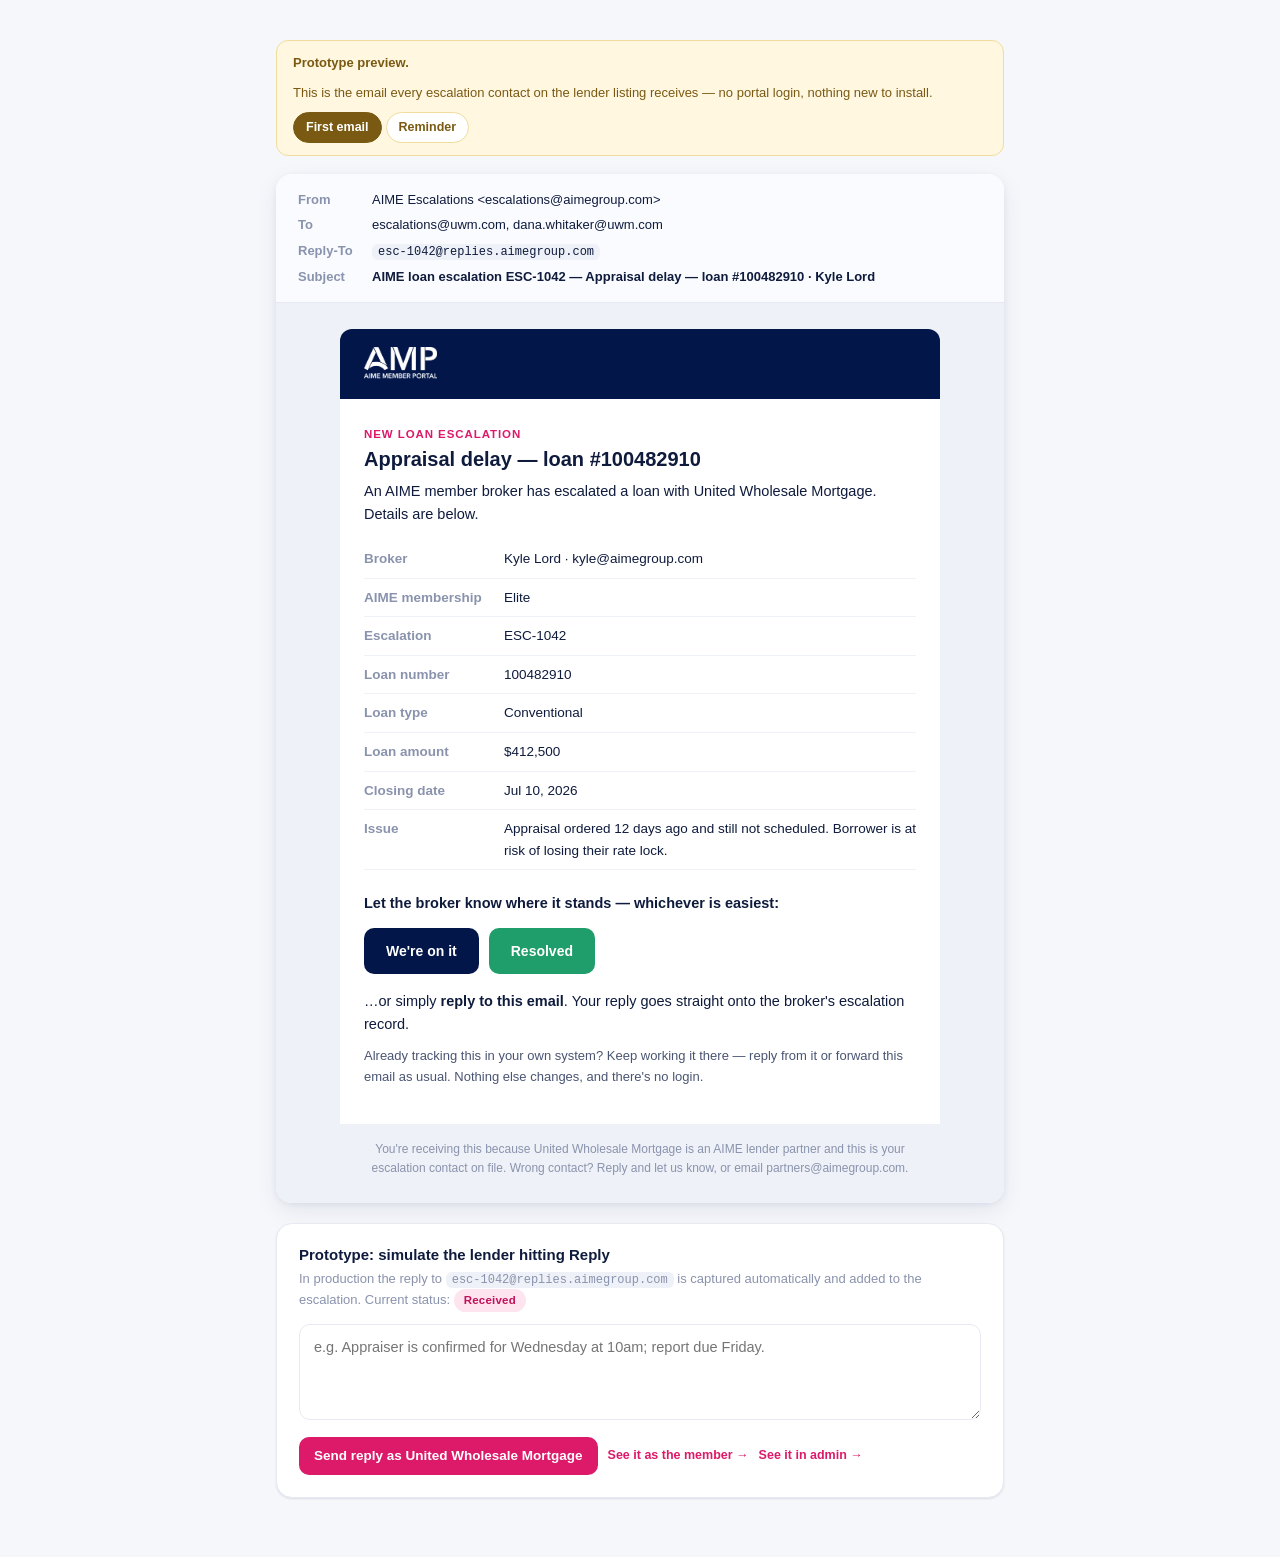
<file: lender-email.html>
<!DOCTYPE html>
<html lang="en">
<head>
<meta charset="UTF-8">
<meta name="viewport" content="width=device-width, initial-scale=1.0">
<title>Lender Escalation Email — Prototype Preview</title>
<link rel="stylesheet" href="styles.css">
<link rel="stylesheet" href="requests.css">
</head>
<body class="lender-page" data-page="email">
<!-- PROTOTYPE PREVIEW: what a lender's escalation contacts receive. Rendered by lender.js. -->
<div class="lp-wrap" style="max-width:760px">
  <div class="lp-proto">
    <strong>Prototype preview.</strong> This is the email every escalation contact on the lender listing receives — no portal login, nothing new to install.
    <div class="lp-proto-tabs" id="le-variant"></div>
  </div>
  <div id="le-email"></div>
  <div class="card card-pad" style="margin-top:20px" id="le-sim"></div>
</div>
<div class="toast" id="toast"><svg viewBox="0 0 24 24" fill="none" stroke="currentColor" stroke-width="2.5"><path d="M20 6L9 17l-5-5"/></svg><span id="toast-msg">Done</span></div>
<script src="requests-store.js"></script>
<script src="partner-store.js"></script>
<script src="lender.js"></script>
<script src="table-fit.js"></script>
</body>
</html>
</file>
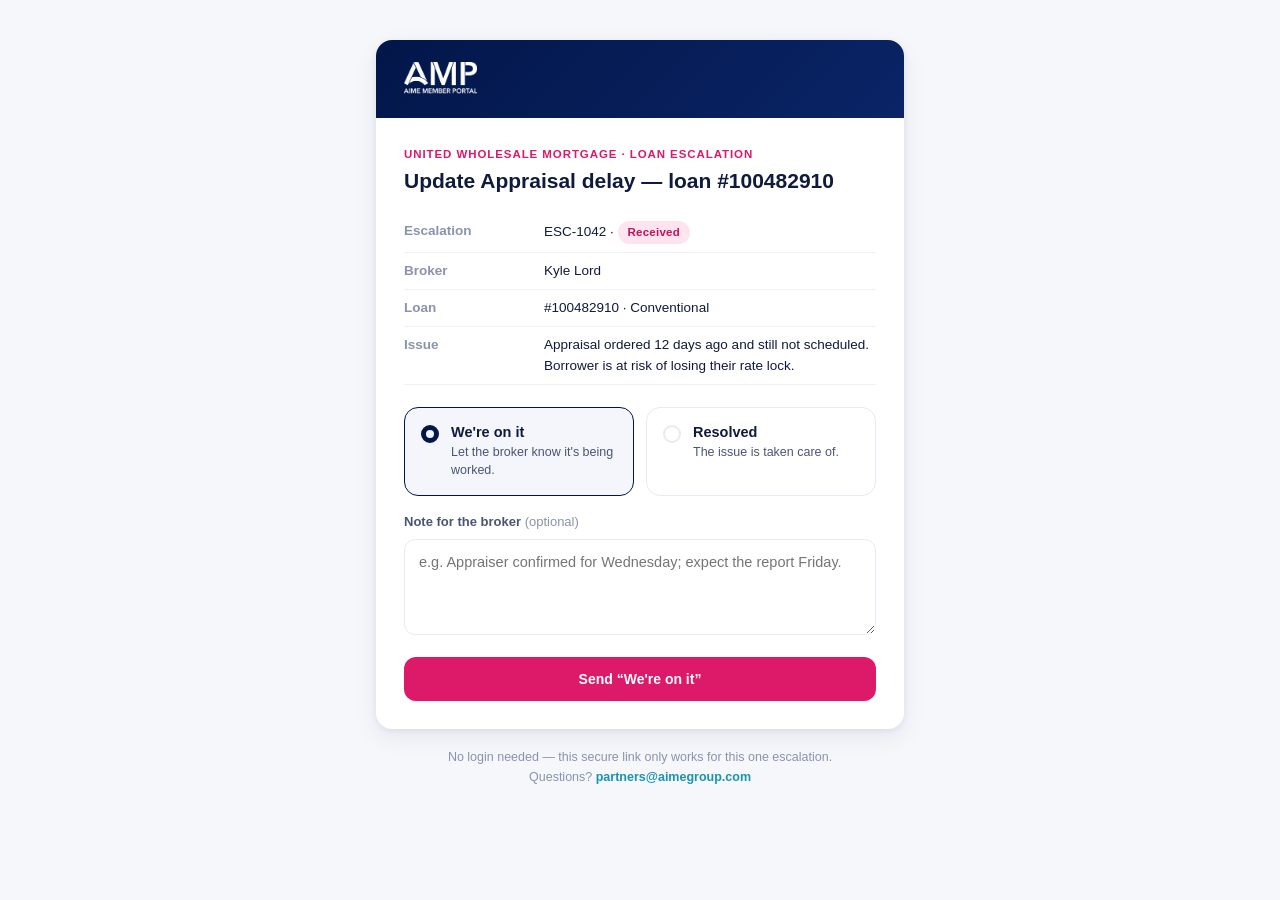
<file: lender-respond.html>
<!DOCTYPE html>
<html lang="en">
<head>
<meta charset="UTF-8">
<meta name="viewport" content="width=device-width, initial-scale=1.0">
<title>Update Escalation — AIME</title>
<link rel="stylesheet" href="styles.css">
<link rel="stylesheet" href="requests.css">
</head>
<body class="lender-page" data-page="respond">
<!-- One-click page a lender lands on from the escalation email. No login: in production the link
     carries a signed, expiring token for this one escalation. Rendered by lender.js. -->
<div class="lp-wrap">
  <div class="lp-card">
    <div class="lp-band"><img src="assets/AMP-Logo.png" alt="AMP — AIME Member Portal"></div>
    <div class="lp-body" id="lr-body"></div>
  </div>
  <p class="lp-foot">No login needed — this secure link only works for this one escalation.<br>Questions? <a href="mailto:partners@aimegroup.com">partners@aimegroup.com</a></p>
</div>
<script src="requests-store.js"></script>
<script src="partner-store.js"></script>
<script src="lender.js"></script>
<script src="table-fit.js"></script>
</body>
</html>
</file>
<file: styles.css>
/* ============================================================
   AMP Member Portal — Redesign Prototype
   Design System & Styles
   Brand: Navy #021649 · Pink #dd1969 · Cyan #20adce · White
   ============================================================ */

:root {
  /* Brand */
  --navy:        #021649;
  --navy-700:    #0a2466;
  --navy-600:    #163a85;
  --pink:        #dd1969;
  --pink-600:    #c2125a;
  --cyan:        #20adce;
  --cyan-600:    #1893b1;
  --white:       #ffffff;

  /* Neutrals */
  --ink:         #0f1b3d;   /* primary text */
  --ink-soft:    #4a5573;   /* secondary text */
  --muted:       #8a93ad;   /* tertiary text */
  --line:        #e7eaf2;   /* borders */
  --line-soft:   #eef1f7;
  --bg:          #f5f7fb;   /* app background */
  --surface:     #ffffff;
  --surface-alt: #fafbfe;

  /* Status */
  --green:       #1f9d6b;
  --green-bg:    #e6f7ef;
  --amber:       #e8a417;
  --amber-bg:    #fdf3df;
  --red:         #e0463c;

  /* Effects */
  --shadow-sm: 0 1px 2px rgba(2,22,73,.06), 0 1px 3px rgba(2,22,73,.05);
  --shadow:    0 2px 6px rgba(2,22,73,.06), 0 8px 24px rgba(2,22,73,.07);
  --shadow-lg: 0 12px 40px rgba(2,22,73,.16);
  --radius:    16px;
  --radius-sm: 10px;
  --radius-lg: 22px;

  --sidebar-w: 248px;
  --topbar-h:  72px;

  --font: "Inter", -apple-system, BlinkMacSystemFont, "Segoe UI", Roboto, Helvetica, Arial, sans-serif;
}

* { box-sizing: border-box; }
html, body { margin: 0; padding: 0; }
body {
  font-family: var(--font);
  color: var(--ink);
  background: var(--bg);
  font-size: 15px;
  line-height: 1.5;
  -webkit-font-smoothing: antialiased;
  text-rendering: optimizeLegibility;
}
a { color: inherit; text-decoration: none; }
button { font-family: inherit; cursor: pointer; border: none; background: none; }
img { max-width: 100%; display: block; }
h1,h2,h3,h4 { margin: 0; color: var(--ink); line-height: 1.25; }

/* ============================================================
   LAYOUT
   ============================================================ */
.app { display: flex; min-height: 100vh; }

/* ---------- Sidebar ---------- */
.sidebar {
  width: var(--sidebar-w);
  flex: 0 0 var(--sidebar-w);
  background: linear-gradient(180deg, #041b54 0%, #021649 55%, #01103a 100%);
  color: #fff;
  display: flex;
  flex-direction: column;
  position: sticky;
  top: 0;
  height: 100vh;
  padding: 22px 16px 16px;
  z-index: 30;
}
.brand {
  display: flex;
  align-items: center;
  justify-content: center;
  padding: 6px 8px 20px;
}
.brand img { width: 120px; height: auto; }

.profile-card {
  display: flex; align-items: center; gap: 12px;
  background: rgba(255,255,255,.06);
  border: 1px solid rgba(255,255,255,.08);
  padding: 12px;
  border-radius: 14px;
  margin-bottom: 18px;
}
.profile-card .avatar {
  width: 44px; height: 44px; border-radius: 50%;
  background: linear-gradient(135deg, var(--cyan), var(--pink));
  display: grid; place-items: center; color: #fff; font-weight: 700;
  flex: 0 0 44px; font-size: 16px;
}
.profile-card[data-nav], .topbar-user[data-nav] { cursor: pointer; transition: .15s; }
.profile-card[data-nav]:hover { background: rgba(255,255,255,.11); }
.topbar-user[data-nav] { border-radius: 11px; padding: 5px 6px 5px 6px; }
.topbar-user[data-nav]:hover { background: #fff; box-shadow: var(--shadow-sm); }
.profile-card .pname { font-weight: 600; font-size: 14px; }
.profile-card .prole { font-size: 12px; color: rgba(255,255,255,.6); }

.nav { display: flex; flex-direction: column; gap: 4px; }
/* Scroll the nav list when it's taller than the viewport; keep brand, profile,
   and the FUSE/footer pinned. The negative margin + matching padding keep the
   active item's left indicator (::before at -16px) from being clipped by overflow. */
.sidebar { overflow: hidden; }
.brand, .profile-card, .sidebar-foot { flex-shrink: 0; }
.nav {
  flex: 1 1 auto; min-height: 0;
  overflow-y: auto; overflow-x: hidden;
  margin-left: -16px; padding-left: 16px;
  scrollbar-width: thin; scrollbar-color: rgba(255,255,255,.18) transparent;
}
.nav::-webkit-scrollbar { width: 6px; }
.nav::-webkit-scrollbar-thumb { background: rgba(255,255,255,.18); border-radius: 3px; }
.nav::-webkit-scrollbar-thumb:hover { background: rgba(255,255,255,.3); }
.nav-label {
  font-size: 11px; letter-spacing: .08em; text-transform: uppercase;
  color: rgba(255,255,255,.4); padding: 14px 12px 6px; font-weight: 600;
}
.nav-item {
  display: flex; align-items: center; gap: 13px;
  padding: 11px 12px; border-radius: 11px;
  color: rgba(255,255,255,.78); font-weight: 500; font-size: 14.5px;
  width: 100%; text-align: left; transition: .15s; position: relative;
}
.nav-item svg { width: 19px; height: 19px; flex: 0 0 19px; opacity: .9; }
.nav-item:hover { background: rgba(255,255,255,.07); color: #fff; }
.nav-item.active {
  background: linear-gradient(90deg, rgba(221,25,105,.22), rgba(32,173,206,.14));
  color: #fff;
}
.nav-item.active::before {
  content: ""; position: absolute; left: -16px; top: 8px; bottom: 8px;
  width: 4px; border-radius: 0 4px 4px 0; background: var(--pink);
}
.nav-badge {
  margin-left: auto; background: var(--pink); color: #fff;
  font-size: 11px; font-weight: 700; padding: 1px 8px; border-radius: 20px;
}
.sidebar-foot { margin-top: auto; padding-top: 14px; }
.fuse-badge {
  display: flex; align-items: center; gap: 10px; width: 100%; color: #fff; cursor: pointer; text-align: left;
  background: linear-gradient(120deg, rgba(32,173,206,.25), rgba(221,25,105,.25));
  border: 1px solid rgba(255,255,255,.12);
  padding: 11px 13px; border-radius: 12px; margin-bottom: 8px; transition: .15s;
}
.fuse-badge:hover { background: linear-gradient(120deg, rgba(32,173,206,.4), rgba(221,25,105,.4)); border-color: rgba(255,255,255,.25); }
.fuse-badge .ft { font-size: 12.5px; font-weight: 700; }
.fuse-badge .fs { font-size: 11px; color: rgba(255,255,255,.65); }

/* ---------- Main ---------- */
.main { flex: 1; min-width: 0; display: flex; flex-direction: column; }

.topbar {
  height: var(--topbar-h);
  display: flex; align-items: center; gap: 18px;
  padding: 0 30px;
  background: rgba(245,247,251,.85);
  backdrop-filter: blur(10px);
  border-bottom: 1px solid var(--line);
  position: sticky; top: 0; z-index: 20;
}
.search {
  flex: 1; max-width: 520px; position: relative;
}
.search svg { position: absolute; left: 15px; top: 50%; transform: translateY(-50%); width: 18px; height: 18px; color: var(--muted); }
.search input {
  width: 100%; height: 44px; border: 1px solid var(--line);
  background: #fff; border-radius: 12px; padding: 0 16px 0 44px;
  font-size: 14.5px; color: var(--ink); transition: .15s;
}
.search input::placeholder { color: var(--muted); }
.search input:focus { outline: none; border-color: var(--cyan); box-shadow: 0 0 0 3px rgba(32,173,206,.15); }

.topbar-right { margin-left: auto; display: flex; align-items: center; gap: 10px; }
.icon-btn {
  width: 42px; height: 42px; border-radius: 11px; display: grid; place-items: center;
  color: var(--ink-soft); background: #fff; border: 1px solid var(--line); position: relative; transition:.15s;
}
.icon-btn:hover { border-color: var(--cyan); color: var(--navy); }
.icon-btn svg { width: 19px; height: 19px; }
.icon-btn .dot { position: absolute; top: 9px; right: 10px; width: 8px; height: 8px; background: var(--pink); border-radius: 50%; border: 2px solid #fff; }
.btn-ghost-line {
  height: 42px; padding: 0 14px; border-radius: 11px; border: 1px solid var(--line);
  background: #fff; color: var(--ink-soft); font-weight: 600; font-size: 13.5px; display:flex; align-items:center; gap:7px;
}
.btn-ghost-line:hover { border-color: var(--cyan); color: var(--navy); }
.topbar-user { display: flex; align-items: center; gap: 9px; padding-left: 6px; }
.topbar-user .avatar { width: 38px; height: 38px; border-radius: 50%; background: linear-gradient(135deg, var(--cyan), var(--pink)); color:#fff; display:grid; place-items:center; font-weight:700; font-size:14px; }
.topbar-user .u-name { font-weight: 600; font-size: 14px; }
.topbar-user .u-sub { font-size: 12px; color: var(--muted); }

.content { padding: 30px; max-width: 1280px; width: 100%; margin: 0 auto; }

/* ---------- Page header ---------- */
.page-head { margin-bottom: 24px; }
.page-head h1 { font-size: 26px; font-weight: 700; letter-spacing: -.01em; }
.page-head p { color: var(--ink-soft); margin: 5px 0 0; font-size: 14.5px; }
.page-head-row { display:flex; align-items:flex-end; justify-content:space-between; gap:16px; flex-wrap:wrap; }

/* ============================================================
   COMPONENTS
   ============================================================ */
.btn {
  display: inline-flex; align-items: center; justify-content:center; gap: 8px;
  height: 44px; padding: 0 20px; border-radius: 12px;
  font-weight: 600; font-size: 14px; transition: .15s; white-space: nowrap;
}
.btn svg { width: 17px; height: 17px; }
.btn-primary { background: var(--pink); color: #fff; }
.btn-primary:hover { background: var(--pink-600); transform: translateY(-1px); box-shadow: 0 6px 16px rgba(221,25,105,.28); }
.btn-navy { background: var(--navy); color: #fff; }
.btn-navy:hover { background: var(--navy-700); transform: translateY(-1px); }
.btn-cyan { background: var(--cyan); color: #fff; }
.btn-cyan:hover { background: var(--cyan-600); }
.btn-outline { background:#fff; border: 1.5px solid var(--line); color: var(--navy); }
.btn-outline:hover { border-color: var(--navy); }
.btn-sm { height: 38px; padding: 0 15px; font-size: 13.5px; border-radius: 10px; }
.btn-block { width: 100%; }
.btn-icon-only { padding: 0 13px; }

.badge {
  display: inline-flex; align-items: center; gap: 5px;
  font-size: 11.5px; font-weight: 700; padding: 3px 10px; border-radius: 20px;
  letter-spacing: .02em;
}
.badge-gold   { background: #fbf2d6; color: #9a6b07; }
.badge-silver { background: #eef1f6; color: #5b6680; }
.badge-bronze { background: #f6e7dc; color: #97551f; }
.badge-cyan   { background: #e2f4f9; color: var(--cyan-600); }
.badge-pink   { background: #fde4ee; color: var(--pink-600); }
.badge-green  { background: var(--green-bg); color: var(--green); }
.badge-amber  { background: var(--amber-bg); color: #b07c08; }
.badge-navy   { background: #e6eaf5; color: var(--navy); }

.card {
  background: var(--surface); border: 1px solid var(--line);
  border-radius: var(--radius); box-shadow: var(--shadow-sm);
}
.card-pad { padding: 22px; }

.section-title { display:flex; align-items:center; justify-content:space-between; margin: 0 0 16px; }
.section-title h2 { font-size: 18px; font-weight: 700; }
.section-title a { color: var(--cyan-600); font-weight: 600; font-size: 13.5px; display:flex; align-items:center; gap:5px; }
.section-title a:hover { color: var(--navy); }

/* Filter chips */
.filters { display: flex; gap: 9px; flex-wrap: wrap; margin-bottom: 22px; }
.chip {
  height: 38px; padding: 0 16px; border-radius: 20px; border: 1px solid var(--line);
  background: #fff; color: var(--ink-soft); font-weight: 600; font-size: 13.5px; transition:.15s;
}
.chip:hover { border-color: var(--cyan); }
.chip.active { background: var(--navy); color: #fff; border-color: var(--navy); }
.count-note { color: var(--muted); font-size: 13px; font-weight: 500; }
.filter-select { height: 38px; width: auto; min-width: 150px; border-radius: 20px; padding: 0 34px 0 16px; font-size: 13.5px; font-weight: 600; color: var(--ink-soft); }
.filter-select:focus { color: var(--navy); }

/* Inputs */
.field { margin-bottom: 16px; }
.field label { display:block; font-size: 13px; font-weight: 600; color: var(--ink-soft); margin-bottom: 7px; }
.field label .req { color: var(--pink); }
.input, .select, textarea.input {
  width: 100%; height: 46px; border: 1px solid var(--line); border-radius: 11px;
  padding: 0 14px; font-size: 14.5px; font-family: inherit; color: var(--ink); background:#fff; transition:.15s;
}
textarea.input { height: auto; min-height: 96px; padding: 12px 14px; resize: vertical; line-height:1.5; }
.input:focus, .select:focus, textarea.input:focus { outline:none; border-color: var(--cyan); box-shadow: 0 0 0 3px rgba(32,173,206,.15); }
.field-row { display: grid; grid-template-columns: 1fr 1fr; gap: 14px; }
.hint { font-size: 12px; color: var(--muted); margin-top: 6px; }

/* ============================================================
   DASHBOARD
   ============================================================ */
.hero {
  background: linear-gradient(120deg, var(--navy) 0%, var(--navy-600) 60%, var(--cyan-600) 140%);
  border-radius: var(--radius-lg); padding: 28px 30px; color: #fff;
  display: flex; align-items: center; justify-content: space-between; gap: 24px;
  margin-bottom: 24px; position: relative; overflow: hidden;
}
.hero::after {
  content:""; position:absolute; right:-40px; top:-60px; width: 260px; height: 260px;
  background: radial-gradient(circle, rgba(221,25,105,.45), transparent 70%); border-radius:50%;
}
.hero-text { position: relative; z-index:1; }
.hero-text h2 { color:#fff; font-size: 23px; font-weight: 700; }
.hero-text p { color: rgba(255,255,255,.78); margin: 6px 0 0; font-size: 14.5px; max-width: 460px; }
.hero-actions { display:flex; gap: 10px; position: relative; z-index:1; flex-shrink:0; }

.grid { display: grid; gap: 20px; }
.dash-grid { grid-template-columns: 1.6fr 1fr; align-items:start; }
.stat-row { display:grid; grid-template-columns: repeat(4,1fr); gap: 16px; margin-bottom: 24px; }
.stat {
  background:#fff; border:1px solid var(--line); border-radius: var(--radius); padding: 18px 20px; box-shadow: var(--shadow-sm);
  text-align: left; width: 100%; display: block; transition: .15s;
}
button.stat { cursor: pointer; }
button.stat:hover { transform: translateY(-2px); box-shadow: var(--shadow); border-color: transparent; }
.stat .s-ico { width:38px;height:38px;border-radius:10px;display:grid;place-items:center;margin-bottom:12px; }
.stat .s-ico svg { width:19px;height:19px; }
.stat .s-val { font-size: 26px; font-weight: 700; letter-spacing:-.02em; }
.stat .s-lbl { color: var(--ink-soft); font-size: 13px; margin-top:2px; }
.s-ico.i-pink { background:#fde4ee; color:var(--pink); }
.s-ico.i-cyan { background:#e2f4f9; color:var(--cyan-600); }
.s-ico.i-navy { background:#e6eaf5; color:var(--navy); }
.s-ico.i-green{ background:var(--green-bg); color:var(--green); }

/* Quick actions */
.qa-grid { display:grid; grid-template-columns: repeat(3,1fr); gap: 14px; }
.qa {
  display:flex; align-items:center; gap:14px; padding:18px; border-radius: var(--radius);
  border:1px solid var(--line); background:#fff; text-align:left; transition:.15s; box-shadow: var(--shadow-sm);
}
.qa:hover { transform: translateY(-2px); box-shadow: var(--shadow); border-color: transparent; }
.qa .qa-ico { width:46px;height:46px;border-radius:12px;display:grid;place-items:center;color:#fff;flex:0 0 46px; }
.qa .qa-ico svg{ width:22px;height:22px; }
.qa-ico.pink{ background:var(--pink);} .qa-ico.cyan{background:var(--cyan);} .qa-ico.navy{background:var(--navy);}
.qa .qa-t { font-weight: 700; font-size: 14.5px; }
.qa .qa-s { font-size: 12.5px; color: var(--muted); margin-top:1px; }

/* Pipeline / escalations list */
.list-row { display:flex; align-items:center; gap:14px; padding:14px 0; border-bottom:1px solid var(--line-soft); }
.list-row:last-child { border-bottom: none; }
.list-logo { width:42px;height:42px;border-radius:10px;background:var(--surface-alt);border:1px solid var(--line); display:grid;place-items:center; font-weight:800; color:var(--navy); flex:0 0 42px; font-size:13px;}
.list-main { flex:1; min-width:0; }
.list-main .lt { font-weight:600; font-size:14px; }
.list-main .ls { font-size:12.5px; color:var(--muted); }

/* Events on dash */
.ev-mini { display:flex; gap:14px; padding:13px 0; border-bottom:1px solid var(--line-soft); }
.ev-mini:last-child{ border-bottom:none; }
.ev-date { width:54px;height:54px;border-radius:12px;background:linear-gradient(135deg,var(--navy),var(--navy-600)); color:#fff; display:flex;flex-direction:column;align-items:center;justify-content:center; flex:0 0 54px;}
.ev-date .d { font-size:19px;font-weight:700;line-height:1; }
.ev-date .m { font-size:10.5px;text-transform:uppercase;letter-spacing:.06em;opacity:.85; }
.ev-mini .em-t { font-weight:600;font-size:14px; }
.ev-mini .em-s { font-size:12.5px;color:var(--muted); }

/* ============================================================
   CARD GRIDS (Lenders / Market / Resources / Events)
   ============================================================ */
.card-grid { display:grid; grid-template-columns: repeat(auto-fill, minmax(248px,1fr)); gap: 20px; }

/* Lender logo tile (logo-centric placeholder — real lender logos drop in here) */
.lender-logo-box {
  position: relative; height: 150px; background: #fff;
  border-bottom: 1px solid var(--line-soft); display: grid; place-items: center;
}
.lender-logo-ph { font-weight: 800; font-size: 32px; letter-spacing: -.02em; }
.lender-card .card-open { flex: 1; }

/* Lender / vendor card */
.partner-card {
  background:#fff; border:1px solid var(--line); border-radius: var(--radius); overflow:hidden;
  box-shadow: var(--shadow-sm); transition:.18s; display:flex; flex-direction:column;
}
.partner-card:hover { transform: translateY(-3px); box-shadow: var(--shadow); }
.partner-top { padding: 20px 20px 16px; display:flex; align-items:flex-start; justify-content:space-between; }
.partner-logo {
  height: 56px; display:flex; align-items:center;
  font-weight:800; font-size:18px; color:var(--navy); letter-spacing:-.02em;
}
.partner-body { padding: 0 20px 16px; flex:1; }
.partner-body h3 { font-size: 16px; font-weight:700; }
.partner-body .pdesc { font-size: 13px; color: var(--ink-soft); margin-top:6px; line-height:1.5;
  display:-webkit-box; -webkit-line-clamp:2; -webkit-box-orient:vertical; overflow:hidden; }
.tag-row { display:flex; gap:6px; flex-wrap:wrap; margin-top:12px; }
.tag { font-size:11px; font-weight:600; padding:3px 9px; border-radius:7px; background:var(--surface-alt); border:1px solid var(--line); color:var(--ink-soft); }
.partner-foot { padding: 14px 20px; border-top:1px solid var(--line-soft); display:flex; gap:9px; }
.partner-foot .btn { flex:1; }

/* Resource card */
.res-card { background:#fff; border:1px solid var(--line); border-radius: var(--radius); overflow:hidden; box-shadow:var(--shadow-sm); transition:.18s; }
.res-card:hover { transform: translateY(-3px); box-shadow: var(--shadow); }
.res-thumb { height: 150px; position: relative; display:grid; place-items:center; color:#fff; font-weight:800; font-size:20px; letter-spacing:.04em; }
.res-thumb .play { position:absolute; right:12px; bottom:12px; width:38px;height:38px;border-radius:50%; background:rgba(255,255,255,.92); display:grid;place-items:center; color:var(--pink); }
.res-thumb .play svg{ width:16px;height:16px; }
.res-type { position:absolute; left:12px; top:12px; }
.res-body { padding: 15px 17px 17px; }
.res-body h3 { font-size:14.5px; font-weight:700; line-height:1.35;
  display:-webkit-box;-webkit-line-clamp:2;-webkit-box-orient:vertical;overflow:hidden; min-height:40px; }
.res-meta { display:flex;align-items:center;gap:8px; font-size:12px;color:var(--muted); margin-top:8px; }

/* Event card */
.event-card { background:#fff;border:1px solid var(--line);border-radius:var(--radius);overflow:hidden;box-shadow:var(--shadow-sm);transition:.18s; }
.event-card:hover{ transform:translateY(-3px); box-shadow:var(--shadow); }
.event-banner { height: 150px; position:relative; display:grid; place-items:center; color:#fff; font-weight:800; font-size:24px; }
.event-body { padding: 16px 18px 18px; }
.event-body h3 { font-size: 16px; font-weight:700; }
.event-body .when { display:flex;align-items:center;gap:7px;color:var(--ink-soft);font-size:13px;margin-top:8px; }
.event-body .when svg{ width:15px;height:15px;color:var(--cyan-600); }
.event-foot { margin-top:15px; display:flex; gap:9px; }

/* ============================================================
   SETTINGS
   ============================================================ */
.tabs { display:flex; gap:4px; border-bottom:1px solid var(--line); margin-bottom: 26px; }
.tab { padding: 12px 20px; font-weight:600; font-size:14px; color:var(--ink-soft); border-bottom: 2.5px solid transparent; margin-bottom:-1px; transition:.15s; }
.tab:hover{ color:var(--navy); }
.tab.active{ color:var(--navy); border-color:var(--pink); }
.set-block { margin-bottom: 30px; }
.set-block h3 { font-size:16px;font-weight:700;margin-bottom:4px; }
.set-block .sub { color:var(--muted); font-size:13px; margin-bottom:18px; }
.profile-grid { display:grid; grid-template-columns:1.4fr 1fr; gap:20px; align-items:start; max-width:1080px; }

/* ============================================================
   MODAL
   ============================================================ */
.modal-overlay {
  position: fixed; inset:0; background: rgba(2,16,42,.55); backdrop-filter: blur(3px);
  display:none; align-items:flex-start; justify-content:center; z-index:100; padding: 40px 20px; overflow-y:auto;
}
.modal-overlay.open { display:flex; }
.modal {
  background:#fff; border-radius: var(--radius-lg); width:100%; max-width: 620px; box-shadow: var(--shadow-lg);
  animation: pop .18s ease; overflow:hidden;
}
@keyframes pop { from { opacity:0; transform: translateY(12px) scale(.98); } to { opacity:1; transform:none; } }
.modal-head { padding: 22px 26px; border-bottom:1px solid var(--line); display:flex; align-items:flex-start; justify-content:space-between; gap:16px; }
.modal-head h2 { font-size: 19px; font-weight: 700; }
.modal-head p { color: var(--ink-soft); font-size:13.5px; margin:5px 0 0; }
.modal-close { width:36px;height:36px;border-radius:10px;display:grid;place-items:center;color:var(--ink-soft);background:var(--surface-alt); flex:0 0 36px; }
.modal-close:hover{ background:#fbe3ec; color:var(--pink); }
.modal-body { padding: 24px 26px; max-height: 62vh; overflow-y:auto; }
.modal-foot { padding: 18px 26px; border-top:1px solid var(--line); display:flex; justify-content:flex-end; gap:10px; background:var(--surface-alt); }

.callout {
  display:flex; gap:12px; padding:14px 16px; border-radius:12px; background:#e2f4f9; border:1px solid #c6e8f1; margin-bottom: 22px;
}
.callout svg{ width:20px;height:20px;color:var(--cyan-600);flex:0 0 20px;margin-top:1px; }
.callout p{ margin:0; font-size:13px; color:#0f5f74; }

.form-section-label { font-size:12px; font-weight:700; text-transform:uppercase; letter-spacing:.06em; color:var(--muted); margin: 22px 0 14px; padding-bottom:8px; border-bottom:1px solid var(--line-soft); }
.form-section-label:first-child{ margin-top:0; }

/* Stepper */
.stepper { display:flex; align-items:center; gap:0; margin-bottom:24px; }
.step { display:flex; align-items:center; gap:9px; color:var(--muted); font-size:13px; font-weight:600; }
.step .sn { width:26px;height:26px;border-radius:50%;background:var(--line);color:var(--ink-soft);display:grid;place-items:center;font-size:12.5px; }
.step.active .sn { background:var(--pink); color:#fff; }
.step.active { color:var(--navy); }
.step-line { flex:1; height:2px; background:var(--line); margin:0 12px; min-width:24px; }

/* Empty state */
.empty { text-align:center; padding: 36px 20px; color:var(--muted); }
.empty .e-ico { width:56px;height:56px;border-radius:16px;background:var(--surface-alt);display:grid;place-items:center;margin:0 auto 14px;color:var(--cyan-600); }
.empty .e-ico svg{ width:26px;height:26px; }
.empty h4 { color:var(--ink); font-size:15px; margin-bottom:4px; }
.empty p { font-size:13.5px; margin:0; }

/* Toast */
.toast {
  position: fixed; bottom: 26px; left:50%; transform: translateX(-50%) translateY(20px);
  background: var(--navy); color:#fff; padding: 14px 22px; border-radius:13px; box-shadow: var(--shadow-lg);
  display:flex; align-items:center; gap:11px; font-weight:600; font-size:14px; opacity:0; pointer-events:none; transition:.25s; z-index:200;
}
.toast.show { opacity:1; transform: translateX(-50%) translateY(0); }
.toast svg{ width:20px;height:20px;color:#5fe0a8; }

/* ============================================================
   LOGIN / AUTH SCREEN
   ============================================================ */
.auth-screen {
  position: fixed; inset: 0; z-index: 300; display: none;
  align-items: center; justify-content: center; padding: 28px 20px; overflow-y: auto;
  background: linear-gradient(135deg, #021649 0%, #0a2466 45%, #1893b1 130%);
}
.auth-screen.open { display: flex; }
.auth-screen::before {
  content:""; position:absolute; right:-120px; top:-120px; width:420px; height:420px;
  background: radial-gradient(circle, rgba(221,25,105,.4), transparent 70%); border-radius:50%;
}
.auth-wrap { width: 100%; max-width: 430px; position: relative; z-index: 1; }
.auth-logo { text-align: center; margin-bottom: 26px; }
.auth-logo img { width: 150px; height: auto; display: inline-block; }
.auth-card {
  background: #fff; border-radius: var(--radius-lg); padding: 36px 34px;
  box-shadow: 0 28px 70px rgba(0,0,0,.35); animation: pop .2s ease;
}
.auth-panel { display: none; }
.auth-panel.active { display: block; }
.auth-card h2 { font-size: 23px; font-weight: 700; }
.auth-sub { color: var(--ink-soft); font-size: 14px; margin: 7px 0 24px; }
.link-pink { color: var(--pink); font-weight: 600; font-size: 12.5px; }
.link-pink:hover { color: var(--pink-600); text-decoration: underline; }
.remember { display: flex; align-items: center; gap: 8px; font-size: 13px; color: var(--ink-soft); margin-top: 4px; }
.remember input { width: 16px; height: 16px; accent-color: var(--pink); }
.auth-divider { display: flex; align-items: center; gap: 12px; margin: 22px 0; color: var(--muted); font-size: 12.5px; }
.auth-divider::before, .auth-divider::after { content:""; flex:1; height:1px; background: var(--line); }
.btn-back-auth { display: block; width: 100%; text-align: center; margin-top: 16px; color: var(--ink-soft); font-weight: 600; font-size: 13.5px; }
.btn-back-auth:hover { color: var(--navy); }
.auth-legal { text-align: center; color: rgba(255,255,255,.6); font-size: 12px; margin-top: 24px; }

/* ============================================================
   FUSE 2026 REGISTRATION
   ============================================================ */
.fuse-hero {
  border-radius: var(--radius-lg); padding: 34px 32px; color:#fff; text-align:center; position:relative; overflow:hidden;
  background: radial-gradient(circle at 50% -20%, #163a85, #021649 70%); margin-bottom: 24px;
  border: 1px solid rgba(255,255,255,.06);
}
.fuse-hero::before { content:""; position:absolute; inset:0; background: radial-gradient(circle at 80% 120%, rgba(221,25,105,.35), transparent 55%); }
.fuse-hero > * { position: relative; z-index:1; }
.fuse-star { font-size: 13px; font-weight: 800; letter-spacing:.22em; color: var(--cyan); margin-bottom: 10px; }
.fuse-hero h1 { color:#fff; font-size: 38px; font-weight: 800; letter-spacing:-.01em; }
.fuse-when { color: rgba(255,255,255,.8); font-size: 14.5px; margin-top: 10px; }
.fuse-status { display:inline-flex; align-items:center; gap:8px; margin-top:18px; background: rgba(31,157,107,.18); border:1px solid rgba(95,224,168,.4); color:#9af0c8; font-weight:700; font-size:13.5px; padding:8px 16px; border-radius:30px; }
.fuse-status svg { width:17px; height:17px; }

.addon-row { display:flex; align-items:center; gap:14px; padding:16px; border:1px solid var(--line); border-radius:12px; margin-bottom:10px; transition:.15s; cursor:pointer; }
.addon-row:hover { border-color: var(--cyan); }
.addon-row input { width:20px; height:20px; accent-color: var(--pink); flex:0 0 20px; }
.addon-row .ar-main { flex:1; }
.addon-row .ar-t { font-weight:600; font-size:14.5px; }
.addon-row .ar-s { font-size:12.5px; color:var(--muted); margin-top:1px; }
.addon-row .ar-price { font-weight:700; font-size:14px; color:var(--navy); }
.addon-row .ar-price.free { color: var(--green); }
.addon-row.locked { opacity:.62; cursor:not-allowed; background:var(--surface-alt); }
.addon-row.locked input { cursor:not-allowed; }

/* "Don't forget your add-ons" reminder */
.addon-reminder {
  display:flex; gap:14px; align-items:center; padding:15px 18px; border-radius:14px; margin-bottom:20px;
  background:linear-gradient(120deg,#fff5d6,#fde4ee); border:1px solid #f3d39a;
}
.addon-reminder .adr-ico { font-size:26px; line-height:1; }
.addon-reminder .adr-title { font-weight:800; font-size:16px; color:var(--navy); }
.addon-reminder .adr-sub { font-size:13px; color:var(--ink-soft); margin-top:2px; }
.addon-reminder.flash { animation: adrflash 1.3s ease; }
@keyframes adrflash { 0%,100%{ box-shadow:0 0 0 0 rgba(221,25,105,0);} 30%{ box-shadow:0 0 0 6px rgba(221,25,105,.32);} }

/* Claim-your-ticket banner */
.claim-banner {
  display:flex; align-items:center; justify-content:center; gap:16px;
  background:linear-gradient(90deg,var(--pink),#a51149); color:#fff;
  padding:11px 46px; font-size:13.5px; font-weight:600; text-align:center; position:relative;
  cursor:pointer; transition:.15s;
}
.claim-banner:hover { background:linear-gradient(90deg,#e6256f,#b3124f); }
.claim-banner-btn { display:inline-block; background:#fff; color:var(--pink); font-weight:700; font-size:12.5px; padding:6px 14px; border-radius:20px; white-space:nowrap; transition:.15s; }
.claim-banner:hover .claim-banner-btn { background:#fff0f6; }
.claim-banner-close { position:absolute; right:12px; top:50%; transform:translateY(-50%); width:26px; height:26px; border-radius:50%; color:rgba(255,255,255,.85); font-size:18px; line-height:1; display:grid; place-items:center; }
.claim-banner-close:hover { background:rgba(255,255,255,.18); color:#fff; }
@media (max-width:560px){ .claim-banner{ flex-direction:column; gap:8px; padding:10px 40px; font-size:12.5px; } }

.summary-card { position: sticky; top: 96px; }
.summary-line { display:flex; align-items:center; justify-content:space-between; padding:11px 0; border-bottom:1px solid var(--line-soft); font-size:14px; }
.summary-line .sl-sub { font-size:12px; color:var(--muted); }
.summary-total { display:flex; align-items:center; justify-content:space-between; padding-top:14px; font-size:18px; font-weight:700; }

.referral {
  border-radius: var(--radius-lg); overflow:hidden; border:1px solid var(--line); background:#fff; box-shadow: var(--shadow-sm);
}
.referral-top { background: linear-gradient(120deg, #021649, #1893b1 140%); padding: 30px; color:#fff; text-align:center; }
.referral-top h2 { color:#fff; font-size:24px; font-weight:800; }
.referral-top p { color: rgba(255,255,255,.82); font-size:14px; margin:8px auto 0; max-width:440px; }
.referral-body { padding: 26px 30px 30px; }
.copy-link { display:flex; gap:10px; max-width:480px; margin:0 auto 24px; }
.copy-link input { flex:1; }
.steps3 { display:grid; grid-template-columns:repeat(3,1fr); gap:18px; max-width:640px; margin:0 auto; }
.step3 { text-align:center; }
.step3 .s3-n { width:36px;height:36px;border-radius:50%;background:var(--pink);color:#fff;display:grid;place-items:center;font-weight:700;margin:0 auto 10px; }
.step3 .s3-t { font-weight:700; font-size:14px; }
.step3 .s3-s { font-size:12.5px; color:var(--muted); margin-top:3px; }
.referral-count { text-align:center; color:var(--ink-soft); font-size:13.5px; margin-top:22px; }
.referral-count strong { color: var(--pink); }

@media (max-width: 1080px){ .steps3{ grid-template-columns:1fr; } }

/* Detail view */
.back-link { display:inline-flex;align-items:center;gap:7px;color:var(--ink-soft);font-weight:600;font-size:13.5px;margin-bottom:18px; }
.back-link:hover{ color:var(--navy); }
.back-link svg{ width:16px;height:16px; }
.detail-head { display:flex; gap:22px; align-items:flex-start; }
.detail-logo { width:96px;height:96px;border-radius:18px;background:#fff;border:1px solid var(--line);display:grid;place-items:center;font-weight:800;font-size:24px;color:var(--navy);flex:0 0 96px; }
.detail-banner { height:200px; position:relative; display:grid; place-items:center; color:#fff; }
.detail-meta-row { display:flex; align-items:center; gap:10px; padding:9px 0; font-size:14px; color:var(--ink-soft); border-bottom:1px solid var(--line-soft); }
.detail-meta-row:last-of-type { border-bottom:none; }
.detail-meta-row span { font-size:16px; }
.how-list { margin:0; padding-left:18px; color:var(--ink-soft); font-size:13.5px; line-height:1.9; }
.how-list.how-num { list-style:none; padding-left:0; counter-reset:hl; }
.how-list.how-num li { counter-increment:hl; padding-left:30px; position:relative; }
.how-list.how-num li::before { content:counter(hl); position:absolute; left:0; top:1px; width:20px; height:20px; border-radius:50%; background:var(--pink); color:#fff; font-size:11px; font-weight:700; display:grid; place-items:center; }

/* Clickable card region (resets a <button> to look like card content) */
.card-open { display:block; width:100%; text-align:left; background:none; border:none; padding:0; color:inherit; font:inherit; cursor:pointer; }
.card-open .res-thumb, .card-open .event-banner { border-radius:0; }
.event-foot { display:flex; gap:9px; padding:0 18px 18px; }
.event-body { padding:16px 18px 14px; }
.ev-mini { width:100%; background:none; border:none; cursor:pointer; }
.ev-mini:hover .em-t { color:var(--cyan-600); }

/* ============================================================
   NOTIFICATIONS DROPDOWN
   ============================================================ */
.menu-btn { display:none; }
.notif-wrap { position:relative; }
.icon-btn .dot.hidden { display:none; }
.notif-panel {
  position:absolute; right:0; top:calc(100% + 10px); width:360px; max-width:88vw;
  background:#fff; border:1px solid var(--line); border-radius:16px; box-shadow:var(--shadow-lg);
  opacity:0; visibility:hidden; transform:translateY(-6px); transition:.16s; z-index:40; overflow:hidden;
}
.notif-panel.open { opacity:1; visibility:visible; transform:none; }
.notif-head { display:flex; align-items:center; justify-content:space-between; padding:15px 18px; border-bottom:1px solid var(--line); font-weight:700; font-size:15px; }
.notif-readall { font-size:12.5px; font-weight:600; color:var(--cyan-600); }
.notif-readall:hover { color:var(--navy); }
.notif-list { max-height:380px; overflow-y:auto; }
.notif-item { display:flex; gap:12px; width:100%; text-align:left; padding:13px 18px; border-bottom:1px solid var(--line-soft); transition:.13s; position:relative; }
.notif-item:hover { background:var(--surface-alt); }
.notif-item.unread { background:#f5fbfd; }
.notif-item.unread::before { content:""; position:absolute; left:7px; top:50%; transform:translateY(-50%); width:6px; height:6px; border-radius:50%; background:var(--pink); }
.ni-ico { width:36px; height:36px; border-radius:10px; display:grid; place-items:center; flex:0 0 36px; }
.ni-ico svg { width:18px; height:18px; }
.ni-ico.i-navy{ background:#e6eaf5; color:var(--navy);} .ni-ico.i-pink{ background:#fde4ee; color:var(--pink);} .ni-ico.i-cyan{ background:#e2f4f9; color:var(--cyan-600);} .ni-ico.i-amber{ background:var(--amber-bg); color:#b07c08;}
.ni-main { flex:1; min-width:0; }
.ni-t { font-weight:600; font-size:13.5px; line-height:1.35; }
.ni-s { font-size:12px; color:var(--muted); margin-top:2px; }
.notif-foot { padding:12px; text-align:center; }
.notif-foot button { font-size:13px; font-weight:600; color:var(--cyan-600); }
.notif-foot button:hover { color:var(--navy); }

/* ============================================================
   MOBILE BOTTOM NAV
   ============================================================ */
.bottom-nav { display:none; }
.bottom-nav-item {
  flex:1; display:flex; flex-direction:column; align-items:center; gap:3px;
  padding:8px 0 6px; color:var(--muted); font-size:10.5px; font-weight:600;
}
.bottom-nav-item svg { width:21px; height:21px; }
.bottom-nav-item.active { color:var(--pink); }

/* ============================================================
   SIGN UP — membership tiers, billing toggle, lead capture
   ============================================================ */
.auth-screen.wide .auth-wrap { max-width:960px; }
.signup-card { max-width:none; }
.capture-hint { display:flex; align-items:center; gap:8px; background:var(--green-bg); color:var(--green); border:1px solid #bdeccf; border-radius:10px; padding:10px 14px; font-size:13px; font-weight:600; margin:6px 0 4px; }
.capture-hint svg { width:16px; height:16px; flex:0 0 16px; }
.plan-head { display:flex; align-items:center; justify-content:space-between; flex-wrap:wrap; gap:10px; }
.billing-toggle { display:inline-flex; background:var(--surface-alt); border:1px solid var(--line); border-radius:30px; padding:3px; }
.bt-opt { display:flex; align-items:center; gap:6px; padding:6px 14px; border-radius:30px; font-size:12.5px; font-weight:600; color:var(--ink-soft); text-transform:none; letter-spacing:0; }
.bt-opt.active { background:var(--navy); color:#fff; }
.bt-opt .save { font-size:10px; background:var(--cyan); color:#fff; padding:1px 6px; border-radius:20px; }
.bt-opt.active .save { background:var(--pink); }
.plan-grid { display:grid; grid-template-columns:repeat(3,1fr); gap:14px; }
.plan-card { position:relative; text-align:left; background:#fff; border:2px solid var(--line); border-radius:16px; padding:20px 18px; transition:.15s; cursor:pointer; display:flex; flex-direction:column; }
.plan-card:hover { border-color:var(--cyan); }
.plan-card.selected { border-color:var(--pink); box-shadow:0 8px 22px rgba(221,25,105,.14); }
.plan-card.popular { }
.plan-pop { position:absolute; top:-11px; left:50%; transform:translateX(-50%); background:var(--pink); color:#fff; font-size:10.5px; font-weight:700; padding:3px 12px; border-radius:20px; letter-spacing:.03em; white-space:nowrap; }
.plan-name { font-weight:700; font-size:15px; color:var(--navy); }
.plan-price { font-size:26px; font-weight:800; color:var(--ink); margin:6px 0 2px; letter-spacing:-.02em; }
.plan-cycle { font-size:13px; font-weight:600; color:var(--muted); }
.plan-blurb { font-size:12px; color:var(--muted); min-height:32px; }
.plan-feats { list-style:none; margin:12px 0 16px; padding:0; flex:1; }
.plan-feats li { font-size:12.5px; color:var(--ink-soft); padding:4px 0 4px 22px; position:relative; line-height:1.4; }
.plan-feats li::before { content:""; position:absolute; left:2px; top:8px; width:11px; height:6px; border-left:2px solid var(--cyan-600); border-bottom:2px solid var(--cyan-600); transform:rotate(-45deg); }
.plan-select-ind { display:block; text-align:center; font-size:12.5px; font-weight:700; padding:9px; border-radius:9px; background:var(--surface-alt); color:var(--ink-soft); }
.plan-card.selected .plan-select-ind { background:var(--pink); color:#fff; }
.terms-check { display:flex; align-items:flex-start; gap:9px; font-size:12.5px; color:var(--ink-soft); margin-top:18px; line-height:1.5; }
.terms-check input { width:17px; height:17px; accent-color:var(--pink); flex:0 0 17px; margin-top:1px; }
.btn-lg { height:50px; font-size:15px; }

/* ============================================================
   FAKE STRIPE CHECKOUT
   ============================================================ */
.modal-overlay.over-auth { z-index:400; }
.stripe-modal { max-width:420px; }
.stripe-head { display:flex; align-items:center; justify-content:space-between; padding:18px 22px; border-bottom:1px solid var(--line); }
.stripe-brand { font-weight:700; font-size:15px; color:var(--ink); }
.stripe-via { color:var(--muted); font-weight:500; font-size:13px; margin:0 2px; }
.stripe-logo { color:#635bff; font-weight:800; font-style:italic; }
.stripe-body { padding:22px; }
.stripe-amount { font-size:30px; font-weight:800; letter-spacing:-.02em; }
.stripe-plan { color:var(--muted); font-size:13px; margin:2px 0 20px; }
.stripe-card .sc-row { position:relative; }
.stripe-card .sc-num { border-bottom-left-radius:0; border-bottom-right-radius:0; }
.stripe-card .sc-cards { position:absolute; right:12px; top:50%; transform:translateY(-50%); width:20px; height:20px; color:var(--muted); }
.stripe-card .sc-row2 { display:grid; grid-template-columns:1fr 1fr; }
.stripe-card .sc-row2 .input:first-child { border-top-left-radius:0; border-right:none; }
.stripe-card .sc-row2 .input:last-child { border-top-right-radius:0; }
.stripe-card .input { border-radius:11px; }
.stripe-secure { display:flex; align-items:center; justify-content:center; gap:7px; color:var(--muted); font-size:11.5px; margin-top:14px; }
.stripe-secure svg { width:14px; height:14px; }

/* ============================================================
   REPORT A BUG
   ============================================================ */
.bug-fab {
  position: fixed; right: 24px; bottom: 24px; z-index: 70;
  display: flex; align-items: center; gap: 9px;
  height: 46px; padding: 0 18px 0 15px; border-radius: 30px;
  background: var(--navy); color: #fff; font-weight: 600; font-size: 13.5px;
  box-shadow: var(--shadow-lg); transition: .15s;
}
.bug-fab:hover { background: var(--navy-700); transform: translateY(-2px); }
.bug-fab svg { width: 18px; height: 18px; }

.bug-shot { margin-bottom: 20px; }
.bug-shot-preview {
  position: relative; height: 156px; border-radius: 12px; border: 1px solid var(--line);
  background: var(--surface-alt); overflow: hidden; display: flex;
}
.bug-shot-side { flex: 0 0 46px; background: linear-gradient(180deg, #041b54, #021649); }
.bug-shot-lines { flex: 1; padding: 18px; display: flex; flex-direction: column; gap: 10px; }
.bug-shot-lines i { display: block; height: 11px; border-radius: 6px; background: #e1e6f0; }
.bug-shot-lines i:nth-child(1){ width: 42%; background: #ccd4e4; }
.bug-shot-lines i:nth-child(2){ width: 82%; }
.bug-shot-lines i:nth-child(3){ width: 70%; }
.bug-shot-lines i:nth-child(4){ width: 78%; }
.bug-shot-preview::after {     /* faux annotation highlight */
  content: ""; position: absolute; left: 86px; top: 64px; width: 150px; height: 50px;
  border: 2px solid var(--pink); border-radius: 7px; background: rgba(221,25,105,.08);
}
.bug-shot-badge {
  position: absolute; right: 12px; bottom: 12px; display: flex; align-items: center; gap: 6px;
  background: rgba(2,16,42,.85); color: #fff; font-size: 11.5px; font-weight: 600; padding: 6px 11px; border-radius: 8px;
}
.bug-shot-badge svg { width: 14px; height: 14px; }
.bug-shot-meta { display: flex; align-items: center; justify-content: space-between; margin-top: 11px; }
.bug-inc { display: flex; align-items: center; gap: 8px; font-size: 13px; color: var(--ink-soft); font-weight: 500; cursor: pointer; }
.bug-inc input { width: 16px; height: 16px; accent-color: var(--pink); }
.bug-auto { display: flex; gap: 8px; align-items: flex-start; font-size: 12px; color: var(--muted); background: var(--surface-alt); border-radius: 9px; padding: 10px 12px; margin-top: 2px; }
.bug-auto svg { width: 15px; height: 15px; flex: 0 0 15px; margin-top: 1px; color: var(--cyan-600); }

/* ============================================================
   ESCALATIONS — header pill & buy modal
   ============================================================ */
.esc-pill {
  display: flex; align-items: center; gap: 7px; height: 42px; padding: 0 12px;
  border-radius: 11px; border: 1px solid var(--line); background: #fff; color: var(--navy);
  font-weight: 600; font-size: 13.5px; transition: .15s;
}
.esc-pill:hover { border-color: var(--pink); box-shadow: 0 4px 12px rgba(221,25,105,.14); }
.esc-pill svg { width: 16px; height: 16px; color: var(--pink); }
.esc-pill .esc-count { font-weight: 800; }
.esc-pill .esc-label { color: var(--ink-soft); font-weight: 500; }
.esc-pill .esc-plus { display: grid; place-items: center; width: 18px; height: 18px; border-radius: 6px; background: var(--pink); color: #fff; font-weight: 700; font-size: 14px; line-height: 1; margin-left: 2px; }

.esc-remaining-note {
  display: flex; align-items: center; justify-content: space-between; gap: 10px;
  background: #fde9f1; border: 1px solid #f7cfe0; border-radius: 11px; padding: 10px 14px; margin-bottom: 18px;
  font-size: 13px; color: var(--pink-600);
}
.esc-remaining-note > span { display: flex; align-items: center; gap: 7px; }
.esc-remaining-note svg { width: 15px; height: 15px; }
.esc-remaining-note strong { color: var(--navy); }

.esc-qty-row {
  display: flex; align-items: center; justify-content: space-between;
  border: 1px solid var(--line); border-radius: 12px; padding: 16px; margin-bottom: 16px;
}
.esc-qty-row .eq-t { font-weight: 700; font-size: 14.5px; }
.esc-qty-row .eq-s { font-size: 12.5px; color: var(--muted); margin-top: 1px; }
.qty-stepper { display: flex; align-items: center; gap: 4px; border: 1px solid var(--line); border-radius: 10px; padding: 3px; }
.qty-btn { width: 34px; height: 34px; border-radius: 8px; font-size: 20px; font-weight: 600; color: var(--navy); background: var(--surface-alt); display: grid; place-items: center; transition: .15s; }
.qty-btn:hover { background: var(--navy); color: #fff; }
.qty-val { min-width: 40px; text-align: center; font-weight: 800; font-size: 16px; }
.esc-summary { display: flex; align-items: center; justify-content: space-between; padding-top: 4px; font-size: 16px; font-weight: 700; }

.view { display:none; }
.view.active { display:block; animation: fade .25s ease; }
@keyframes fade { from{opacity:0;transform:translateY(6px);} to{opacity:1;transform:none;} }

/* ===== Resource hubs & VIP gating (added 2026-06-26) ===== */
.nav-badge.vip { background: linear-gradient(120deg,#e0982a,#c9851f); }
.nav-badge.ext { background: rgba(255,255,255,.16); font-weight: 700; padding: 1px 7px; }
.vip-note {
  background: var(--amber-bg); color: #8a6400; border: 1px solid #f0d68a;
  border-radius: 12px; padding: 12px 16px; font-size: 13.5px; margin: 0 0 22px;
}
.doc-card .list-row:first-child { padding-top: 4px; }
.doc-row .list-logo { background: #fde4ee; color: var(--pink); font-size: 18px; }
.doc-row .btn { flex: 0 0 auto; align-self: center; }
.hub-section-title { font-size: 15px; font-weight: 700; color: var(--navy); margin: 28px 0 14px; }
.hub-section-title:first-child { margin-top: 0; }
.doc-src {
  flex: 0 0 auto; align-self: center; white-space: nowrap;
  font-size: 11px; font-weight: 600; color: var(--muted);
  background: var(--surface-alt); border: 1px solid var(--line);
  border-radius: 999px; padding: 3px 11px;
}
@media (max-width: 680px){ .doc-src { display: none; } }

/* Responsive */
@media (max-width: 1080px){
  .dash-grid{ grid-template-columns:1fr; }
  .stat-row{ grid-template-columns: repeat(2,1fr); }
  .qa-grid{ grid-template-columns:1fr; }
  .auth-screen.wide .auth-wrap{ max-width:560px; }
  .profile-grid{ grid-template-columns:1fr; }
  .plan-grid{ grid-template-columns:1fr; }
  .plan-card{ flex-direction:row; flex-wrap:wrap; align-items:center; }
  .plan-card .plan-pop{ left:18px; transform:none; }
  .plan-name{ flex:1; } .plan-price{ margin:0; }
  .plan-blurb{ flex-basis:100%; min-height:0; }
  .plan-feats{ flex-basis:100%; margin:10px 0; }
  .plan-select-ind{ flex-basis:100%; }
}
@media (max-width: 860px){
  :root{ --topbar-h:64px; }
  .sidebar{ position:fixed; transform:translateX(-100%); transition:.25s; box-shadow:var(--shadow-lg); z-index:90; }
  .sidebar.open{ transform:none; }
  .menu-btn{ display:grid; }
  .field-row{ grid-template-columns:1fr; }
  .hero{ flex-direction:column; align-items:flex-start; }
  .topbar{ padding:0 16px; gap:10px; }
  .topbar-user > div:not(.avatar){ display:none; }   /* hide name text, keep avatar */
  .btn-ghost-line{ display:none; }                    /* log out moves to sidebar on mobile */
  .content{ padding:18px 16px calc(72px + env(safe-area-inset-bottom)); } /* room for bottom nav */
  .stat-row{ gap:12px; }
  .card-grid{ grid-template-columns:repeat(auto-fill,minmax(160px,1fr)); gap:14px; }
  .bottom-nav{
    display:flex; position:fixed; left:0; right:0; bottom:0; z-index:80;
    background:rgba(255,255,255,.96); backdrop-filter:blur(10px); border-top:1px solid var(--line);
    padding-bottom:env(safe-area-inset-bottom);
  }
  .notif-panel{ position:fixed; right:8px; left:8px; top:60px; width:auto; max-width:none; }
  .detail-head{ flex-direction:column; }
  .detail-logo{ width:72px; height:72px; flex-basis:72px; font-size:20px; }
  .bug-fab{ right:14px; bottom:78px; padding:0; width:50px; height:50px; justify-content:center; }
  .bug-fab span{ display:none; }
  .esc-pill .esc-label{ display:none; }
  .esc-pill{ padding:0 10px; }
  /* Stack inline two-column grids (FUSE, detail pages, support, billing) so containers don't overlap */
  .content .grid[style*="grid-template-columns"]{ grid-template-columns:1fr !important; }
  .summary-card{ position:static; }
}
@media (max-width: 560px){
  .stat-row{ grid-template-columns:1fr 1fr; }
  .hero-actions{ width:100%; flex-direction:column; }
  .hero-actions .btn{ width:100%; }
}
</file>
<file: requests.css>
/* ============================================================
   Request tracking — shared by member (index.html) and admin
   (admin.html). Builds on the tokens + components in styles.css.
   ============================================================ */

/* ---------- type icons ---------- */
.rq-ico { width:40px; height:40px; border-radius:11px; display:grid; place-items:center; flex:0 0 40px; }
.rq-ico svg { width:19px; height:19px; }
.rq-ico.t-escalation { background:#fde4ee; color:var(--pink); }
.rq-ico.t-support    { background:#e2f4f9; color:var(--cyan-600); }
.rq-ico.t-connection { background:#e6eaf5; color:var(--navy); }
.rq-ico.t-changeae   { background:#efe8fb; color:#6a3fb0; }
.rq-ico.sm { width:30px; height:30px; flex-basis:30px; border-radius:8px; }
.rq-ico.sm svg { width:15px; height:15px; }

/* ---------- list rows (member) ---------- */
.rq-list { padding:4px 0; }
.rq-row { display:flex; align-items:center; gap:14px; width:100%; text-align:left; padding:15px 22px; border-bottom:1px solid var(--line-soft); transition:background .15s; }
.rq-row:last-child { border-bottom:none; }
.rq-row:hover { background:var(--surface-alt); }
.rq-main { flex:1; min-width:0; }
.rq-title { display:block; font-weight:600; color:var(--ink); font-size:14.5px; white-space:nowrap; overflow:hidden; text-overflow:ellipsis; }
.rq-meta { display:block; color:var(--muted); font-size:12.5px; margin-top:3px; }
.rq-when { color:var(--muted); font-size:12.5px; white-space:nowrap; min-width:92px; text-align:right; }
.rq-chev { width:16px; height:16px; color:var(--muted); flex:0 0 16px; }
.rq-flag { display:inline-flex; align-items:center; gap:5px; font-size:11.5px; font-weight:700; padding:3px 9px; border-radius:20px; white-space:nowrap; background:#fde4ee; color:var(--pink-600); }
.rq-flag::before { content:''; width:6px; height:6px; border-radius:50%; background:currentColor; }
.rq-flag.amber { background:var(--amber-bg); color:#b07c08; }
.rq-flag.cyan { background:#e2f4f9; color:var(--cyan-600); }
.rq-empty { padding:40px 20px; }

/* sidebar unread count (member) */
.rq-nav-count { margin-left:auto; background:var(--pink); color:#fff; font-size:11px; font-weight:700; padding:1px 8px; border-radius:20px; }
.rq-nav-count:empty { display:none; }

/* ---------- detail header ---------- */
.rq-head { display:flex; gap:16px; align-items:flex-start; }
.rq-head h1 { font-size:22px; line-height:1.3; }
.rq-head-meta { display:flex; flex-wrap:wrap; gap:6px 18px; color:var(--ink-soft); font-size:13px; margin-top:8px; }
.rq-head-meta strong { color:var(--ink); font-weight:600; }

/* ---------- status tracker ---------- */
.rq-track { display:flex; align-items:flex-start; margin-top:22px; padding-top:20px; border-top:1px solid var(--line-soft); }
.rq-step { display:flex; flex-direction:column; align-items:center; gap:7px; text-align:center; flex:0 0 auto; min-width:84px; }
.rq-step .dot { width:28px; height:28px; border-radius:50%; display:grid; place-items:center; background:var(--line); color:var(--muted); font-size:12px; font-weight:700; }
.rq-step .dot svg { width:14px; height:14px; }
.rq-step .lbl { font-size:12.5px; font-weight:600; color:var(--muted); }
.rq-step .when { font-size:11.5px; color:var(--muted); margin-top:-4px; }
.rq-step.done .dot { background:var(--green); color:#fff; }
.rq-step.done .lbl { color:var(--ink); }
.rq-step.current .dot { background:var(--pink); color:#fff; box-shadow:0 0 0 4px #fde4ee; }
.rq-step.current .lbl { color:var(--navy); }
.rq-line { flex:1; height:2px; background:var(--line); margin-top:13px; min-width:20px; }
.rq-line.done { background:var(--green); }

/* ---------- activity timeline ---------- */
.rq-timeline { position:relative; }
.rq-ev { display:flex; gap:12px; padding:0 0 18px; position:relative; }
.rq-ev:not(:last-child)::before { content:''; position:absolute; left:13px; top:30px; bottom:4px; width:2px; background:var(--line-soft); }
.rq-ev .ev-dot { width:28px; height:28px; border-radius:50%; flex:0 0 28px; display:grid; place-items:center; background:var(--surface-alt); border:1.5px solid var(--line); color:var(--ink-soft); }
.rq-ev .ev-dot svg { width:13px; height:13px; }
.rq-ev .ev-body { flex:1; min-width:0; padding-top:4px; }
.rq-ev .ev-title { font-size:13.5px; font-weight:600; color:var(--ink); }
.rq-ev .ev-time { font-size:12px; color:var(--muted); margin-top:1px; }
.rq-ev .ev-text { margin-top:8px; padding:12px 14px; border-radius:12px; background:var(--surface-alt); border:1px solid var(--line-soft); font-size:13.5px; line-height:1.55; color:var(--ink); white-space:pre-wrap; }
.rq-ev.lender .ev-dot { background:#e2f4f9; border-color:#bfe6f1; color:var(--cyan-600); }
.rq-ev.lender .ev-text { background:#f1fafd; border-color:#cdebf3; }
.rq-ev.followup .ev-dot { background:var(--amber-bg); border-color:#f3dca8; color:#b07c08; }
.rq-ev.team .ev-dot { background:#e6eaf5; border-color:#cbd3ea; color:var(--navy); }
.rq-ev.team .ev-text { background:#f4f6fc; border-color:#dfe4f2; }
.rq-ev.internal .ev-dot { background:#fff7e0; border-color:#f0dc9c; color:#9a6b07; }
.rq-ev.internal .ev-text { background:#fffbef; border-color:#f3e6b8; }
.rq-ev.minor .ev-title { font-weight:500; color:var(--ink-soft); }

/* ---------- conversation thread (support) ---------- */
.rq-thread { display:flex; flex-direction:column; gap:16px; }
.rq-msg { display:flex; gap:11px; max-width:88%; }
.rq-msg .av { width:34px; height:34px; border-radius:50%; flex:0 0 34px; display:grid; place-items:center; color:#fff; font-weight:700; font-size:12px; background:linear-gradient(135deg,var(--cyan),var(--pink)); }
.rq-msg.team .av { background:var(--navy); }
.rq-msg .bubble { padding:12px 15px; border-radius:14px; background:var(--surface-alt); border:1px solid var(--line); font-size:14px; line-height:1.55; color:var(--ink); white-space:pre-wrap; }
.rq-msg .who { font-size:12px; color:var(--muted); margin-bottom:5px; }
.rq-msg .who strong { color:var(--ink); font-weight:600; }
.rq-msg.mine { align-self:flex-end; flex-direction:row-reverse; }
.rq-msg.mine .who { text-align:right; }
.rq-msg.mine .bubble { background:var(--navy); border-color:var(--navy); color:#fff; border-top-right-radius:4px; }
.rq-msg:not(.mine) .bubble { border-top-left-radius:4px; }
.rq-sys { align-self:center; font-size:12px; color:var(--muted); background:var(--surface-alt); border:1px solid var(--line-soft); padding:4px 12px; border-radius:20px; }
.rq-sys.internal { background:#fffbef; border-color:#f3e6b8; color:#8a6410; max-width:88%; text-align:left; border-radius:12px; padding:8px 12px; align-self:flex-end; }

.rq-composer { margin-top:20px; padding-top:18px; border-top:1px solid var(--line-soft); }
.rq-composer textarea { min-height:96px; }
.rq-composer-foot { display:flex; align-items:center; gap:10px; margin-top:10px; flex-wrap:wrap; }
.rq-composer-foot .hint { color:var(--muted); font-size:12.5px; margin-right:auto; }
.rq-waiting { margin-top:20px; display:flex; gap:12px; align-items:flex-start; padding:14px 16px; border-radius:12px; background:var(--surface-alt); border:1px dashed var(--line); color:var(--ink-soft); font-size:13.5px; line-height:1.5; }
.rq-waiting svg { width:18px; height:18px; flex:0 0 18px; color:var(--cyan-600); margin-top:1px; }

/* ---------- follow-up panel (escalations) ---------- */
.rq-fu { border-radius:14px; padding:18px; background:linear-gradient(135deg,#fff7fa,#f4f8ff); border:1px solid #f3d5e2; }
.rq-fu h3 { font-size:15px; margin-bottom:6px; }
.rq-fu p { color:var(--ink-soft); font-size:13.5px; line-height:1.55; margin:0 0 14px; }
.rq-fu.pending { background:var(--amber-bg); border-color:#f3dca8; }
.rq-fu.pending p { margin:0; color:#7a5a12; }
.rq-fu.done { background:var(--green-bg); border-color:#bfe7d4; }
.rq-fu.done p { margin:0; color:#1b6e4d; }

.rq-kv { display:flex; justify-content:space-between; gap:14px; padding:10px 0; border-bottom:1px solid var(--line-soft); font-size:13.5px; }
.rq-kv:last-child { border-bottom:none; }
.rq-kv .k { color:var(--muted); font-weight:600; flex:0 0 auto; }
.rq-kv .v { color:var(--ink); text-align:right; }
.rq-kv.block { flex-direction:column; gap:4px; }
.rq-kv.block .v { text-align:left; line-height:1.55; }

/* ---------- admin ---------- */
.s-ico.i-amber { background:var(--amber-bg); color:#b07c08; }
.rq-seg { display:inline-flex; flex-wrap:wrap; gap:4px; background:var(--surface-alt); border:1px solid var(--line); border-radius:12px; padding:4px; width:100%; }
.rq-seg button { flex:1; padding:8px 10px; border-radius:9px; font-size:12.5px; font-weight:600; color:var(--ink-soft); white-space:nowrap; }
.rq-seg button:hover { color:var(--navy); background:#fff; }
.rq-seg button.active { background:var(--navy); color:#fff; }
.rq-tabs { display:flex; gap:4px; margin-bottom:12px; }
.rq-tabs button { padding:7px 14px; border-radius:20px; font-size:12.5px; font-weight:600; color:var(--ink-soft); border:1px solid var(--line); background:#fff; }
.rq-tabs button.active { background:var(--navy); border-color:var(--navy); color:#fff; }
.rq-tabs button.note.active { background:#9a6b07; border-color:#9a6b07; }
.chip.attn.active { background:var(--pink); border-color:var(--pink); }
tr.rq-attn td:first-child { box-shadow:inset 3px 0 0 var(--pink); }
.rq-ref { font-family:ui-monospace,SFMono-Regular,Menlo,monospace; font-size:12px; color:var(--ink-soft); white-space:nowrap; }
.rq-reset { color:var(--muted); font-size:12.5px; font-weight:600; text-decoration:underline; }
.rq-reset:hover { color:var(--navy); }

/* ---------- lender-facing pages (lender-email.html, lender-respond.html) ---------- */
body.lender-page { background:var(--bg); min-height:100vh; }
.lp-wrap { max-width:560px; margin:0 auto; padding:40px 16px 60px; }
.lp-card { background:#fff; border-radius:var(--radius); box-shadow:var(--shadow); overflow:hidden; }
.lp-band { background:linear-gradient(135deg,var(--navy),#0a2466); padding:22px 28px; }
.lp-band img, .le-brand img { height:34px; display:block; }
.lp-body { padding:28px; }
.lp-body h1 { font-size:21px; line-height:1.3; margin-top:4px; }
.lp-sub { color:var(--ink-soft); font-size:14px; line-height:1.6; margin:10px 0 0; }
.lp-foot { text-align:center; color:var(--muted); font-size:12.5px; line-height:1.6; margin-top:18px; }
.lp-foot a { color:var(--cyan-600); font-weight:600; }
.lp-done { width:52px; height:52px; border-radius:50%; background:var(--green-bg); color:var(--green); display:grid; place-items:center; margin-bottom:14px; }
.lp-done svg { width:26px; height:26px; }
.lr-opts { display:grid; grid-template-columns:1fr 1fr; gap:12px; margin-top:22px; }
.lr-opt { display:flex; gap:12px; align-items:flex-start; text-align:left; padding:16px; border-radius:14px; border:1.5px solid var(--line); background:#fff; transition:.15s; }
.lr-opt:hover { border-color:var(--cyan); }
.lr-opt strong { display:block; color:var(--ink); font-size:14.5px; }
.lr-opt span span { display:block; color:var(--ink-soft); font-size:12.5px; margin-top:3px; line-height:1.45; }
.lr-radio { width:18px; height:18px; border-radius:50%; border:2px solid var(--line); flex:0 0 18px; margin-top:1px; }
.lr-opt.active { border-color:var(--navy); background:#f4f6fc; }
.lr-opt.active .lr-radio { border:5px solid var(--navy); }
.lr-opt.resolved.active { border-color:var(--green); background:var(--green-bg); }
.lr-opt.resolved.active .lr-radio { border-color:var(--green); }

.lp-proto { background:#fff7e0; border:1px solid #f0dc9c; color:#7a5a12; border-radius:12px; padding:12px 16px; font-size:13px; line-height:1.5; margin-bottom:18px; display:flex; flex-wrap:wrap; gap:10px; align-items:center; justify-content:space-between; }
.lp-proto-tabs { display:flex; gap:4px; }
.lp-proto-tabs a { padding:5px 12px; border-radius:20px; font-weight:600; font-size:12.5px; color:#7a5a12; border:1px solid #f0dc9c; background:#fff; }
.lp-proto-tabs a.active { background:#7a5a12; color:#fff; border-color:#7a5a12; }
.le-client { background:#fff; border-radius:var(--radius); box-shadow:var(--shadow); overflow:hidden; }
.le-headers { padding:16px 22px; border-bottom:1px solid var(--line); font-size:13px; color:var(--ink); display:grid; gap:6px; background:var(--surface-alt); }
.le-headers span { display:inline-block; width:74px; color:var(--muted); font-weight:600; }
.le-headers code, #le-sim code { font-size:12px; background:#eef1f7; padding:1px 6px; border-radius:6px; }
.le-subject { font-weight:700; }
.le-msg { padding:26px 22px 0; background:#eef1f7; }
.le-brand { background:var(--navy); padding:18px 24px; border-radius:12px 12px 0 0; max-width:600px; margin:0 auto; }
.le-inner { background:#fff; padding:26px 24px; max-width:600px; margin:0 auto; font-size:14.5px; line-height:1.6; color:var(--ink); }
.le-inner h2 { font-size:20px; line-height:1.3; margin:2px 0 8px; }
.le-inner p { margin:0 0 10px; }
.le-kicker { font-size:11.5px !important; font-weight:700; letter-spacing:.08em; text-transform:uppercase; color:var(--pink); margin:0 !important; }
.le-table { width:100%; border-collapse:collapse; margin-top:14px; font-size:13.5px; }
.le-table th { text-align:left; color:var(--muted); font-weight:600; width:140px; padding:8px 12px 8px 0; vertical-align:top; border-bottom:1px solid var(--line-soft); }
.le-table td { padding:8px 0; border-bottom:1px solid var(--line-soft); color:var(--ink); }
.le-btns { display:flex; gap:10px; flex-wrap:wrap; margin:12px 0 16px; }
.le-btn { display:inline-block; padding:12px 22px; border-radius:10px; background:var(--navy); color:#fff !important; font-weight:700; font-size:14px; text-decoration:none; }
.le-btn.green { background:var(--green); }
.le-muted { color:var(--ink-soft); font-size:13px; }
.le-footer { max-width:600px; margin:0 auto; padding:16px 24px 26px; font-size:12px; color:var(--muted); line-height:1.55; text-align:center; }
@media (max-width:560px){
  .lr-opts { grid-template-columns:1fr; }
  .le-table th { width:104px; }
  .le-headers span { display:block; width:auto; }
}

/* ---------- responsive ---------- */
@media (max-width:860px){
  .rq-detail-grid { grid-template-columns:1fr !important; }
}
@media (max-width:640px){
  .rq-row { padding:14px 16px; flex-wrap:wrap; }
  .rq-main { flex-basis:calc(100% - 60px); }
  .rq-when { min-width:0; text-align:left; margin-left:54px; }
  .rq-chev { display:none; }
  .rq-step { min-width:0; flex:1 1 0; }
  .rq-step .lbl { font-size:11px; }
  .rq-step .when { font-size:10.5px; }
  .rq-line { min-width:6px; margin-left:-14px; margin-right:-14px; }
  .rq-msg { max-width:100%; }
  .rq-head { flex-direction:column; }
}

/* Every table on the site (admin, member, Lender / Vendor portal): pills, tags, and
   statuses stay on one line instead of breaking mid-label; the column grows to fit. */
table .badge, table .tag, table .chip, table .dot-status, table .mship-tag, table .act-area, table .pp-type, table .rq-flag,
table .t-nowrap, table .bk-when-note { white-space:nowrap; }   /* .t-nowrap: dates, emails, phone numbers */
/* Not enough room for one line (table-fit.js): let them wrap rather than scroll sideways */
.tf-tight table .badge, .tf-tight table .tag, .tf-tight table .chip, .tf-tight table .dot-status, .tf-tight table .pp-type,
.tf-tight table .t-nowrap, .tf-tight table .bk-when-note { white-space:normal; }
</file>
<file: help.css>
/* ============================================================
   Help: first-time walkthrough, Help Center (knowledge base),
   the ? menu, and the admin Help Center page.
   Builds on the tokens + components in styles.css.
   ============================================================ */

/* ---------- ? menu (top bar) ---------- */
.help-wrap { position:relative; }
.help-menu { position:absolute; right:0; top:calc(100% + 8px); width:270px; background:#fff; border:1px solid var(--line); border-radius:14px; box-shadow:var(--shadow-lg); padding:6px; z-index:60; display:none; }
.help-menu.open { display:block; }
.help-menu button, .help-menu a { display:block; width:100%; text-align:left; padding:10px 12px; border-radius:10px; text-decoration:none; }
.help-menu button:hover, .help-menu a:hover { background:var(--surface-alt); }
.help-menu strong { display:block; font-size:13.5px; color:var(--ink); }
.help-menu span { display:block; font-size:12px; color:var(--muted); margin-top:1px; }
#help-btn.wt-pulse { animation:wtPulse 1.2s ease-in-out 2; border-color:var(--pink); color:var(--pink); }
@keyframes wtPulse { 0%,100%{ box-shadow:0 0 0 0 rgba(221,25,105,.0);} 50%{ box-shadow:0 0 0 7px rgba(221,25,105,.22);} }

/* ---------- walkthrough ---------- */
.wt-root { position:fixed; inset:0; z-index:300; }
.wt-shade { position:absolute; inset:0; background:transparent; }
.wt-root.centered .wt-shade { background:rgba(2,22,73,.55); }
.wt-spot { position:fixed; border-radius:14px; box-shadow:0 0 0 9999px rgba(2,22,73,.55), 0 0 0 3px var(--pink); transition:left .25s, top .25s, width .25s, height .25s; pointer-events:none; }
.wt-root.centered .wt-spot { display:none !important; }
.wt-card { position:fixed; width:340px; max-width:calc(100vw - 24px); background:#fff; border-radius:16px; box-shadow:var(--shadow-lg); padding:20px 20px 16px; outline:none; transition:left .25s, top .25s; }
.wt-root.centered .wt-card { left:50% !important; top:50% !important; transform:translate(-50%,-50%); width:400px; padding:28px; text-align:center; }
.wt-card h2 { font-size:21px; margin-bottom:8px; }
.wt-card h3 { font-size:16.5px; margin:8px 0 6px; }
.wt-card p { color:var(--ink-soft); font-size:14px; line-height:1.55; margin:0; }
.wt-hero { font-size:38px; line-height:1; margin-bottom:12px; }
.wt-top { display:flex; align-items:center; justify-content:space-between; }
.wt-count { font-size:12px; font-weight:700; color:var(--pink); letter-spacing:.04em; text-transform:uppercase; }
.wt-chap { color:var(--muted); text-transform:none; letter-spacing:0; font-weight:600; }
.wt-card em { color:var(--muted); font-style:normal; font-size:13px; }
.wt-filled { animation:wtFill 1s ease; }
@keyframes wtFill { 0%{ background:#fde4ee; } 100%{ background:#fff; } }
.wt-skip { font-size:12.5px; font-weight:600; color:var(--muted); padding:4px 2px; }
.wt-skip:hover { color:var(--navy); text-decoration:underline; }
.wt-foot { display:flex; align-items:center; justify-content:space-between; gap:12px; margin-top:16px; }
.wt-dots { display:flex; gap:5px; flex-wrap:wrap; }
.wt-dots span { width:7px; height:7px; border-radius:50%; background:var(--line); }
.wt-dots span.done { background:#f3a9c6; }
.wt-dots span.on { background:var(--pink); width:18px; border-radius:4px; }
.wt-actions { display:flex; gap:8px; }
.wt-stack { flex-direction:column; margin-top:20px; }
.wt-fine { font-size:12.5px !important; color:var(--muted) !important; margin-top:14px !important; }
body.wt-open .bug-fab, body.wt-open .rev-toggle { visibility:hidden; }

/* ---------- Help Center ---------- */
.kb-hero { background:linear-gradient(135deg,var(--navy) 0%,#0a2466 60%,#5a1446 130%); color:#fff; border-radius:var(--radius); padding:34px 32px 26px; }
.kb-hero h1 { font-size:26px; color:#fff; }
.kb-hero p { color:rgba(255,255,255,.75); margin:6px 0 18px; font-size:14.5px; }
.kb-search { display:flex; align-items:center; gap:10px; background:#fff; border-radius:14px; padding:0 16px; height:54px; max-width:640px; box-shadow:0 8px 24px rgba(0,0,0,.18); }
.kb-search svg { width:20px; height:20px; color:var(--muted); flex:0 0 20px; }
.kb-search input { flex:1; border:none; outline:none; font-size:15.5px; color:var(--ink); background:transparent; height:100%; min-width:0; font-family:inherit; }
.kb-suggest { margin-top:14px; font-size:12.5px; color:rgba(255,255,255,.7); display:flex; flex-wrap:wrap; gap:6px; align-items:center; }
.kb-suggest button { color:#fff; background:rgba(255,255,255,.12); border:1px solid rgba(255,255,255,.2); padding:4px 11px; border-radius:20px; font-size:12.5px; font-weight:600; }
.kb-suggest button:hover { background:rgba(255,255,255,.22); }

.kb-cats { display:grid; grid-template-columns:repeat(auto-fill,minmax(210px,1fr)); gap:14px; }
.kb-cat { text-align:left; background:#fff; border:1px solid var(--line); border-radius:14px; padding:18px; display:flex; flex-direction:column; gap:3px; transition:.15s; }
.kb-cat:hover { border-color:transparent; box-shadow:var(--shadow); transform:translateY(-2px); }
.kb-cat-ico { width:36px; height:36px; border-radius:10px; background:#e2f4f9; color:var(--cyan-600); display:grid; place-items:center; margin-bottom:8px; }
.kb-cat-ico svg { width:18px; height:18px; }
.kb-cat-t { font-weight:700; color:var(--ink); font-size:14.5px; }
.kb-cat-s { color:var(--ink-soft); font-size:12.5px; line-height:1.45; }
.kb-cat-n { color:var(--muted); font-size:12px; margin-top:6px; font-weight:600; }

.kb-list { padding:4px 0; }
.kb-row { display:flex; align-items:center; gap:14px; width:100%; text-align:left; padding:14px 20px; border-bottom:1px solid var(--line-soft); }
.kb-row:last-child { border-bottom:none; }
.kb-row:hover { background:var(--surface-alt); }
.kb-row-ico { width:34px; height:34px; border-radius:9px; background:var(--surface-alt); border:1px solid var(--line-soft); color:var(--navy); display:grid; place-items:center; flex:0 0 34px; }
.kb-row-ico svg { width:16px; height:16px; }
.kb-row-main { flex:1; min-width:0; }
.kb-row-t { display:block; font-weight:600; color:var(--ink); font-size:14.5px; }
.kb-row-s { display:block; color:var(--ink-soft); font-size:13px; margin-top:2px; }
.kb-row-meta { color:var(--muted); font-size:12px; white-space:nowrap; }
.kb-chev { width:16px; height:16px; color:var(--muted); flex:0 0 16px; }

.kb-side-tour { background:linear-gradient(135deg,#fff7fa,#f4f8ff); border-color:#f3d5e2; }
.kb-side-tour h3 { font-size:15px; margin-bottom:4px; }
.kb-side-tour p { color:var(--ink-soft); font-size:13.5px; margin:0 0 14px; }
.kb-side-ico { width:36px; height:36px; border-radius:10px; background:var(--pink); color:#fff; display:grid; place-items:center; margin-bottom:10px; }
.kb-side-ico svg { width:18px; height:18px; }

.kb-article { padding:30px 34px; }
.kb-crumb a { font-size:12.5px; font-weight:700; color:var(--pink); text-transform:uppercase; letter-spacing:.05em; }
.kb-article h1 { font-size:26px; line-height:1.25; margin-top:8px; }
.kb-meta { color:var(--muted); font-size:13px; margin-top:8px; padding-bottom:18px; border-bottom:1px solid var(--line-soft); }
.kb-body { font-size:15px; line-height:1.7; color:var(--ink); margin-top:18px; }
.kb-body p { margin:0 0 14px; }
.kb-body ul { margin:0 0 14px; padding-left:20px; }
.kb-body li { margin:4px 0; }
.kb-body a { color:var(--cyan-600); font-weight:600; }
.kb-steps { counter-reset:kb; list-style:none; padding:0; margin:0 0 16px; }
.kb-steps li { counter-increment:kb; position:relative; padding:4px 0 10px 42px; margin:0; }
.kb-steps li::before { content:counter(kb); position:absolute; left:0; top:2px; width:28px; height:28px; border-radius:50%; background:var(--navy); color:#fff; font-size:13px; font-weight:700; display:grid; place-items:center; }
.kb-tip { background:#f1fafd; border:1px solid #cdebf3; color:#0f5f74; border-radius:12px; padding:12px 14px; font-size:14px; margin:6px 0 14px; }
.kb-try { display:flex; align-items:center; gap:10px; flex-wrap:wrap; margin-top:10px; padding:16px; border-radius:12px; background:var(--surface-alt); border:1px solid var(--line-soft); }
.kb-try span { font-size:12px; font-weight:700; letter-spacing:.05em; text-transform:uppercase; color:var(--muted); margin-right:4px; }
.kb-vote { display:flex; align-items:center; gap:10px; flex-wrap:wrap; margin-top:24px; padding-top:18px; border-top:1px solid var(--line-soft); font-size:14px; color:var(--ink-soft); font-weight:600; }
.kb-rel { display:block; width:100%; text-align:left; padding:10px 0; border-bottom:1px solid var(--line-soft); color:var(--cyan-600); font-weight:600; font-size:13.5px; }
.kb-rel:last-child { border-bottom:none; }
.kb-rel:hover { color:var(--navy); }

/* ---------- admin Help Center ---------- */
.kb-miss { display:flex; justify-content:space-between; gap:10px; padding:9px 0; border-bottom:1px solid var(--line-soft); font-size:13.5px; }
.kb-miss:last-child { border-bottom:none; }
.kb-miss q { color:var(--ink); font-weight:600; }
.kb-miss span { color:var(--muted); font-size:12.5px; white-space:nowrap; }
.kb-funnel { display:flex; flex-direction:column; gap:10px; }
.kb-funnel .fr { display:flex; align-items:center; gap:10px; font-size:13px; }
.kb-funnel .fr span:first-child { width:110px; color:var(--ink-soft); }
.kb-funnel .bar { flex:1; height:10px; border-radius:6px; background:var(--line-soft); overflow:hidden; }
.kb-funnel .bar i { display:block; height:100%; border-radius:6px; background:var(--cyan); }
.kb-funnel .fr b { width:44px; text-align:right; color:var(--ink); }
textarea.kb-editor { min-height:200px; font-family:ui-monospace,SFMono-Regular,Menlo,monospace; font-size:12.5px; line-height:1.55; }

@media (max-width:860px){
  .kb-grid { grid-template-columns:1fr !important; }
  .kb-row-meta { display:none; }
  .kb-hero { padding:24px 18px 20px; }
  .kb-hero h1 { font-size:22px; }
  .kb-article { padding:22px 18px; }
  .wt-root.centered .wt-card { width:calc(100vw - 32px); padding:22px; }
  .wt-card { width:calc(100vw - 24px); }
  .help-menu { position:fixed; left:8px; right:8px; top:60px; width:auto; }
}
/* Phones: the top bar is full — Help Center lives in the ☰ menu instead. */
@media (max-width:560px){ .help-wrap { display:none; } }
</file>
<file: subscriptions.css>
/* ============================================================
   Subscription changes — admin Reports → Subscriptions, and the
   member "Cancel membership" form. Builds on styles.css tokens.
   ============================================================ */

/* ---------- admin: summary tiles ---------- */
.sub-tiles { display:grid; grid-template-columns:repeat(3,1fr); gap:16px; margin-bottom:22px; }
.sub-tile { display:flex; align-items:center; justify-content:space-between; text-align:left; padding:18px 20px; border-radius:var(--radius); border:1.5px solid; transition:.15s; }
.sub-tile:hover { transform:translateY(-2px); box-shadow:var(--shadow); }
.sub-tile .st-lbl { font-size:13.5px; font-weight:600; }
.sub-tile .st-val { font-size:28px; font-weight:800; line-height:1.15; margin-top:4px; }
.sub-tile svg { width:28px; height:28px; }
.sub-tile.up     { background:#effbf4; border-color:#bfe7d0; color:#15803d; }
.sub-tile.down   { background:#fff7ec; border-color:#f6d3a4; color:#c2410c; }
.sub-tile.cancel { background:#fdf0f1; border-color:#f4c4c9; color:#dc2626; }
.sub-tile.active { box-shadow:0 0 0 3px currentColor inset; }

/* ---------- admin: type badge ---------- */
.sub-type { display:inline-block; font-size:12px; font-weight:600; padding:3px 10px; border-radius:20px; }
.sub-type.up     { background:#dcf5e6; color:#15803d; }
.sub-type.down   { background:#ffedd5; color:#c2410c; }
.sub-type.cancel { background:#fde2e4; color:#b91c1c; }

/* ---------- admin: cancellation reasons ---------- */
.sub-reason-row { display:flex; align-items:center; gap:12px; width:100%; text-align:left; padding:7px 8px; border-radius:9px; font-size:13.5px; }
.sub-reason-row:hover { background:var(--surface-alt); }
.sub-reason-row.active { background:#fdf0f1; }
.sr-lbl { width:280px; flex:0 0 280px; color:var(--ink); }
.sr-bar { flex:1; height:10px; border-radius:6px; background:var(--line-soft); overflow:hidden; }
.sr-bar i { display:block; height:100%; border-radius:6px; background:#ef6b78; }
.sr-n { width:34px; text-align:right; font-weight:700; color:var(--ink); }
.sr-pct { width:42px; text-align:right; color:var(--muted); }
.sub-show { display:flex; align-items:center; gap:8px; font-size:13px; color:var(--muted); font-weight:600; }
.sub-show[hidden] { display:none; }

/* ---------- member: cancel form ---------- */
.cancel-reasons { display:grid; gap:8px; margin:6px 0 4px; }
.cancel-reasons label { display:flex; align-items:center; gap:12px; padding:12px 14px; border:1.5px solid var(--line); border-radius:12px; cursor:pointer; font-size:14px; color:var(--ink); transition:.15s; margin:0; font-weight:500; }
.cancel-reasons label:hover { border-color:var(--cyan); }
.cancel-reasons input { width:18px; height:18px; accent-color:var(--pink); flex:0 0 18px; margin:0; }
.cancel-reasons label:has(input:checked) { border-color:var(--navy); background:#f4f6fc; }
.cancel-offer { display:flex; gap:12px; align-items:center; justify-content:space-between; flex-wrap:wrap; background:var(--surface-alt); border:1px solid var(--line); border-radius:12px; padding:14px 16px; margin-top:16px; font-size:13.5px; color:var(--ink-soft); }
.link-muted { color:var(--muted); font-weight:600; font-size:13px; text-decoration:underline; }
.link-muted:hover { color:var(--red); }

@media (max-width:860px){
  .sub-tiles { grid-template-columns:1fr; }
  .sr-lbl { width:auto; flex:1 1 140px; }
}
</file>
<file: event-registration.css>
/* ============================================================
   Event registration — member form + panel (index.html) and the
   admin setup page + registrations dashboard (admin.html).
   Builds on styles.css (incl. .addon-row from the FUSE page).
   ============================================================ */

/* ---------- member: event cards ---------- */
.er-card-badge { position:absolute; right:12px; top:12px; display:inline-flex; align-items:center; gap:5px; font-size:11.5px; font-weight:700; padding:4px 10px; border-radius:20px; background:var(--pink); color:#fff; letter-spacing:.01em; }
.er-card-badge svg { width:12px; height:12px; }
.er-card-badge.done { background:var(--green); }
.er-card-badge.locked { background:rgba(255,255,255,.92); color:#9a6a05; }

/* ---------- member: detail panel ---------- */
.er-panel { margin-top:16px; padding-top:16px; border-top:1px solid var(--line-soft); }
.er-meta { color:var(--muted); font-size:12.5px; line-height:1.5; }
.er-price { font-weight:700; color:var(--navy); margin-top:8px; }
.er-price.free { color:var(--green); }
.er-eb { display:inline-block; margin-top:8px; font-size:12px; font-weight:700; color:#9a6a05; background:#fbf0d8; padding:3px 10px; border-radius:20px; }
.er-note { color:var(--ink-soft); font-size:13.5px; line-height:1.55; margin:0 0 4px; }
.er-registered, .er-locked { display:flex; gap:12px; align-items:flex-start; padding:14px; border-radius:12px; }
.er-registered { background:var(--green-bg); color:#1b6e4d; }
.er-locked { background:#fbf0d8; color:#7a5a12; }
.er-registered svg, .er-locked svg { width:20px; height:20px; flex:0 0 20px; margin-top:1px; }
.er-registered strong, .er-locked strong { color:var(--ink); }

/* ---------- member: one-click claim ---------- */
.er-claim { margin-top:12px; padding:14px 16px; border-radius:12px; border:1.5px solid #f3d5e2; background:linear-gradient(135deg,#fff7fa,#f4f8ff); transition:box-shadow .3s; }
.er-claim-k { font-size:11px; font-weight:700; letter-spacing:.08em; text-transform:uppercase; color:var(--pink); }
.er-claim-t { font-size:17px; font-weight:800; color:var(--navy); margin:4px 0 6px; }
.er-claim-t span { font-size:12px; font-weight:700; color:var(--green); background:var(--green-bg); padding:2px 9px; border-radius:20px; margin-left:6px; vertical-align:middle; }
.er-claim.er-flash { animation:erFlash 1.6s ease; }
@keyframes erFlash { 0%,100% { box-shadow:0 0 0 0 rgba(221,25,105,0); } 30%,60% { box-shadow:0 0 0 6px rgba(221,25,105,.25); } }
.er-success { display:flex; gap:12px; align-items:flex-start; padding:14px 16px; border-radius:12px; background:var(--green-bg); color:#1b6e4d; font-size:13.5px; line-height:1.55; margin-bottom:14px; }
.er-success svg { width:22px; height:22px; flex:0 0 22px; margin-top:1px; }
.er-success > div > strong:first-child { display:block; color:var(--ink); font-size:14.5px; margin-bottom:2px; }
.er-success div div strong { color:#145a3e; }
.er-whoami { font-size:13px; color:var(--ink-soft); padding:10px 14px; border-radius:10px; background:var(--surface-alt); border:1px solid var(--line-soft); }
.er-ticket-fixed { cursor:default; background:#f4f6fc; border-color:#cbd3ea; }
.er-ticket-fixed:hover { border-color:#cbd3ea; }
.er-tk-ico { font-size:20px; flex:0 0 22px; }

/* ---------- member: guests ---------- */
.er-guest-note { font-size:13px; color:#7a5a12; background:#fff7e0; border:1px solid #f0dc9c; border-radius:10px; padding:10px 14px; margin-bottom:12px; }
.er-incl-guest { margin-bottom:12px; }
.er-guest-card { border:1px solid var(--line); border-radius:12px; padding:14px 16px 4px; margin-bottom:12px; background:#fff; }
.er-guest-card.incl { border-color:#bfe7d0; background:#f7fcf9; }
.er-guest-h { display:flex; align-items:center; justify-content:space-between; gap:10px; margin-bottom:10px; font-size:14px; }
.er-guest-card .field { margin-bottom:12px; }
.er-gaddon { align-items:center; margin:2px 0 12px; }
.er-gaddon span:first-of-type { flex:1; }
.er-gaddons-h { font-size:12px; font-weight:700; letter-spacing:.04em; text-transform:uppercase; color:var(--muted); margin:2px 0 8px; }
.er-gaddons-h span { text-transform:none; letter-spacing:0; font-weight:500; }
.er-gaddon.disabled { opacity:.6; cursor:default; }
.er-line.sub { padding-left:12px; font-size:13px; color:var(--ink-soft); }

/* ---------- member: free items that still have to be claimed ---------- */
.er-claim-tag { font-size:12px; font-weight:700; color:#9a6a05; background:#fbf0d8; border:1px solid #f0d79a; padding:4px 10px; border-radius:20px; white-space:nowrap; }
.er-claim-tag.done { color:var(--green); background:var(--green-bg); border-color:#bfe7d0; }
.addon-row.er-needs-claim, .er-check.er-needs-claim { border:1.5px dashed #e3b44c; background:#fffaf0; }
.er-check.er-needs-claim { padding:10px 12px; border-radius:10px; }
.er-claim-note { display:block; margin-top:4px; font-size:12.5px; font-weight:700; color:#9a6a05; }
.er-guest-req { font-size:13px; color:#7a5a12; background:#fff7e0; border:1px solid #f0dc9c; border-radius:10px; padding:9px 12px; margin:0 0 12px; }
.er-g-status { font-size:12px; font-weight:700; color:#9a6a05; background:#fbf0d8; padding:3px 10px; border-radius:20px; white-space:nowrap; }
.er-g-status.done { color:var(--green); background:var(--green-bg); }
.er-todo { margin:0 0 14px; padding:12px 16px; border-radius:12px; background:#fff7e0; border:1px solid #f0dc9c; color:#7a5a12; font-size:13px; line-height:1.5; }
.er-todo ul { margin:6px 0; padding-left:18px; }
.er-todo li { margin:2px 0; }

/* ---------- member: form ---------- */
.er-eb-banner { background:linear-gradient(90deg,#fbf0d8,#fff7e8); color:#7a5a12; font-weight:700; font-size:13px; padding:10px 14px; border-radius:10px; margin-bottom:6px; }
.er-help { color:var(--muted); font-size:12.5px; margin-top:6px; line-height:1.45; }
.er-help.warn { color:var(--pink-600); font-weight:600; }
.er-dim { color:var(--muted); font-weight:500; }
.addon-row .ar-price s { color:var(--muted); font-weight:500; margin-right:4px; }
.er-lock-pill { font-size:11.5px; font-weight:700; color:#9a6a05; background:#fbf0d8; padding:3px 10px; border-radius:20px; white-space:nowrap; }
.addon-row input[type=radio] { accent-color:var(--pink); }
.er-guests { display:flex; align-items:center; justify-content:space-between; gap:14px; padding:14px 16px; border:1px solid var(--line); border-radius:12px; margin-bottom:12px; }
.er-check { display:flex; gap:12px; align-items:flex-start; font-size:13px; color:var(--ink-soft); line-height:1.5; margin:6px 0 14px; cursor:pointer; font-weight:500; }
.er-check input { width:18px; height:18px; accent-color:var(--pink); flex:0 0 18px; margin-top:2px; }
.er-summary { margin-top:18px; padding:16px; border-radius:12px; background:var(--surface-alt); border:1px solid var(--line); }
.er-line { display:flex; justify-content:space-between; gap:12px; padding:6px 0; font-size:14px; color:var(--ink); }
.er-line em { font-style:normal; font-size:11.5px; font-weight:700; color:#9a6a05; margin-left:4px; }
.er-line.total { border-top:1px solid var(--line); margin-top:6px; padding-top:10px; font-weight:800; font-size:15.5px; }
.er-error { margin-top:14px; padding:10px 14px; border-radius:10px; background:#fdecea; color:var(--red); font-size:13px; font-weight:600; }
.field.er-bad .input, .field.er-bad .select { border-color:var(--red); }

#er-submit:disabled { opacity:.5; cursor:not-allowed; transform:none; box-shadow:none; }

/* ---------- admin: registration setup ---------- */
.ereg-grid { display:grid; grid-template-columns:1.3fr 1fr; gap:20px; align-items:start; }
.card.dim, .ereg-section.dim { opacity:.5; }
.ereg-section { margin-top:18px; }
.ereg-h { font-size:15px; margin-bottom:10px; }
.ereg-switch { display:flex; align-items:center; gap:12px; cursor:pointer; font-size:14px; color:var(--ink); margin:0; }
.ereg-switch input { position:absolute; opacity:0; pointer-events:none; }
.ereg-switch .sw { width:40px; height:23px; border-radius:20px; background:var(--line); position:relative; flex:0 0 40px; transition:.15s; }
.ereg-switch .sw::after { content:''; position:absolute; left:3px; top:3px; width:17px; height:17px; border-radius:50%; background:#fff; box-shadow:var(--shadow-sm); transition:.15s; }
.ereg-switch input:checked + .sw { background:var(--pink); }
.ereg-switch input:checked + .sw::after { left:20px; }
.ereg-switch input:focus-visible + .sw { box-shadow:0 0 0 3px #fde4ee; }
.ereg-seg { display:grid; grid-template-columns:1fr 1fr; gap:10px; }
.ereg-seg label { display:block; padding:12px 14px; border:1.5px solid var(--line); border-radius:12px; cursor:pointer; margin:0; }
.ereg-seg label.on { border-color:var(--navy); background:#f4f6fc; }
.ereg-seg input { position:absolute; opacity:0; pointer-events:none; }
.ereg-seg strong { display:block; font-size:14px; color:var(--ink); }
.ereg-seg span { display:block; font-size:12px; color:var(--muted); margin-top:2px; font-weight:500; }
.ereg-chips { display:flex; flex-wrap:wrap; gap:6px; }
.ereg-chip { padding:6px 12px; border-radius:20px; border:1px solid var(--line); background:#fff; font-size:12.5px; font-weight:600; color:var(--ink-soft); }
.ereg-chip:hover { border-color:var(--cyan); }
.ereg-chip.on { background:var(--navy); border-color:var(--navy); color:#fff; }
.ereg-item { position:relative; border:1px solid var(--line); border-radius:12px; padding:16px; margin-bottom:12px; background:var(--surface-alt); }
.ereg-item .field { margin-bottom:12px; }
.ereg-item-grid { display:grid; grid-template-columns:2fr 1fr 1fr; gap:12px; }
.ereg-item-grid.fields { grid-template-columns:2fr 1.2fr auto; align-items:end; }
.ereg-req { display:flex; align-items:center; gap:8px; font-size:13px; font-weight:600; color:var(--ink-soft); margin:0 0 12px; white-space:nowrap; }
.ereg-req input { width:17px; height:17px; accent-color:var(--pink); }
.ereg-addon-rules { display:flex; flex-wrap:wrap; gap:4px 20px; margin-bottom:8px; }
.ereg-addon-rules .ereg-req { margin:0 0 6px; }
.ereg-del { position:absolute; right:16px; bottom:14px; }
.ereg-item-actions { display:flex; gap:6px; align-items:center; justify-content:flex-end; }
.ereg-item-actions .icon-act[disabled] { opacity:.35; pointer-events:none; }

/* ---------- admin: registrations dashboard ---------- */
.ereg-breakdowns { display:grid; grid-template-columns:repeat(auto-fill,minmax(300px,1fr)); gap:16px; }
.ereg-bar { display:flex; align-items:center; gap:10px; font-size:13px; padding:5px 0; }
.ereg-bar .eb-l { width:120px; flex:0 0 120px; color:var(--ink); white-space:nowrap; overflow:hidden; text-overflow:ellipsis; }
.ereg-bar .eb-b { flex:1; height:9px; border-radius:6px; background:var(--line-soft); overflow:hidden; }
.ereg-bar .eb-b i { display:block; height:100%; border-radius:6px; background:var(--cyan); }
.ereg-bar .eb-n { width:34px; text-align:right; font-weight:700; color:var(--ink); }
.ereg-bar .eb-x { width:74px; text-align:right; color:var(--muted); font-size:12px; white-space:nowrap; }

@media (max-width:1080px){ .ereg-grid { grid-template-columns:1fr; } }
@media (max-width:640px){
  .ereg-item-grid, .ereg-item-grid.fields, .ereg-seg { grid-template-columns:1fr; }
  .ereg-del { position:static; margin-top:4px; }
  .er-guests { flex-direction:column; align-items:flex-start; }
}
.er-note.er-nocancel { text-align:center; font-size:12.5px; color:var(--muted); margin:12px 0 0; }
</file>
<file: partner.css>
/* ============================================================
   Lender & vendor partner experience (partner-portal.js).
   Everything here is scoped to body.partner-mode.
   ============================================================ */

/* ---------- member-only UI hidden for partners ---------- */
body.partner-mode .nav [hidden] { display:none !important; }
body.partner-mode .esc-pill,
body.partner-mode #claim-banner,
body.partner-mode .fuse-badge,
body.partner-mode #view-lenders [data-modal],
body.partner-mode #settings-tabs [data-tab="billing"],
body.partner-mode #tab-billing { display:none !important; }

/* ---------- banners & notes ---------- */
.pp-banner { display:flex; gap:12px; align-items:flex-start; padding:12px 16px; border-radius:12px; background:#eef6fb; border:1px solid #cbe6f2; color:#0f5f74; font-size:13.5px; line-height:1.5; margin-bottom:20px; }
.pp-banner svg { width:18px; height:18px; flex:0 0 18px; margin-top:1px; }
.pp-banner a { font-weight:700; color:var(--navy); }
.pp-viewonly { display:inline-flex; align-items:center; gap:8px; margin-top:16px; padding:8px 12px; border-radius:10px; background:var(--surface-alt); border:1px solid var(--line); color:var(--ink-soft); font-size:13px; font-weight:600; }
.pp-viewonly svg { width:16px; height:16px; color:var(--muted); }
.pp-dim { color:var(--muted); font-size:12.5px; }
.pp-sub { color:var(--muted); font-size:12px; margin-top:4px; }

/* ---------- dashboard ---------- */
.pp-tiles { margin-bottom:20px; }
.pp-tier { display:grid; grid-template-columns:62px minmax(24px,1fr) auto minmax(36px,auto); align-items:center; gap:10px; padding:7px 0; font-size:13.5px; }   /* bar column gives way first in a narrow card */
.pp-tier-l { font-weight:600; color:var(--ink); }
.pp-bar { height:10px; border-radius:6px; background:var(--line-soft); overflow:hidden; }
.pp-bar i { display:block; height:100%; border-radius:6px; background:var(--cyan); }
.pp-tier-n { text-align:right; font-weight:700; color:var(--ink); }
.pp-tier-p { text-align:right; color:var(--muted); font-size:12.5px; }
.pp-tier.total { border-top:1px solid var(--line); margin-top:4px; padding-top:10px; font-weight:700; }

/* ---------- tables ---------- */
.pp-table { width:100%; border-collapse:collapse; font-size:13.5px; }
.pp-table th { text-align:left; font-size:11.5px; font-weight:700; letter-spacing:.05em; text-transform:uppercase; color:var(--muted); padding:10px 12px; border-bottom:1px solid var(--line); white-space:nowrap; }
.pp-table td { padding:12px; border-bottom:1px solid var(--line-soft); vertical-align:top; color:var(--ink); }
.pp-table tr:last-child td { border-bottom:none; }
.pp-table tr[data-partner-open] { cursor:pointer; }
.pp-table tr[data-partner-open]:hover td { background:var(--surface-alt); }
.pp-table .pp-total td { font-weight:800; border-top:1.5px solid var(--line); background:var(--surface-alt); }
.pp-type { display:inline-block; font-size:12px; font-weight:700; padding:3px 9px; border-radius:20px; background:#e6eaf5; color:var(--navy); white-space:nowrap; }
.pp-type.t-escalation { background:#fde4ee; color:var(--pink-600); }
.pp-type.t-connection { background:#e2f4f9; color:var(--cyan-600); }
.pp-type.t-changeae { background:#efe8fb; color:#6a3fb0; }

@media (max-width:860px){
  .pp-grid { grid-template-columns:1fr !important; }
}

/* date range sits beside the dashboard title */
#pp-range { width:auto; min-width:170px; }

/* product tag — only rendered for vendor companies with more than one Market product */
.pp-product { font-weight:600; color:var(--ink); }

/* wide tables scroll inside their card on phones (the member app has no admin.css) */
.table-scroll { overflow-x:auto; -webkit-overflow-scrolling:touch; max-width:100%; }
.pp-grid > * { min-width:0; }   /* let tables scroll instead of stretching the grid on phones */
</file>
<file: pwa.css>
/* ============================================================
   Install-as-app banner + Settings → Notifications & app (pwa.js)
   ============================================================ */
.pwa-banner { position:fixed; right:24px; bottom:24px; z-index:10000;   /* above the prototype review pill */ width:400px; max-width:calc(100vw - 24px);
  display:grid; grid-template-columns:auto 1fr; gap:4px 14px; align-items:start; padding:16px 40px 16px 16px;
  background:#fff; border:1px solid var(--line); border-radius:16px; box-shadow:var(--shadow-lg); animation:pwaUp .3s ease; }
@keyframes pwaUp { from { transform:translateY(16px); opacity:0; } to { transform:none; opacity:1; } }
.pwa-app-ico { width:44px; height:44px; border-radius:11px; flex:0 0 44px; grid-row:span 2; }
.pwa-bell { display:grid; place-items:center; background:var(--navy); font-size:22px; }
.pwa-b-text strong { display:block; font-size:15px; color:var(--ink); }
.pwa-b-text span { display:block; font-size:13px; color:var(--ink-soft); line-height:1.45; margin-top:2px; }
.pwa-b-actions { grid-column:2; display:flex; gap:8px; flex-wrap:wrap; margin-top:10px; }
.pwa-x { position:absolute; top:10px; right:10px; width:28px; height:28px; border-radius:50%; display:grid; place-items:center;
  color:var(--muted); font-size:14px; background:transparent; }
.pwa-x:hover { background:var(--surface-alt); color:var(--ink); }
body.wt-open .pwa-banner { display:none; }
@media (max-width:860px) {
  .pwa-banner { left:12px; right:12px; width:auto; bottom:calc(76px + env(safe-area-inset-bottom)); }   /* above the bottom bar */
}

.pwa-steps { margin:0; padding-left:20px; display:grid; gap:10px; font-size:14.5px; line-height:1.5; color:var(--ink); }
.pwa-ico { display:inline-block; padding:0 6px; border:1px solid var(--line); border-radius:6px; font-size:13px; }
.pwa-note { margin:14px 0 0; padding:10px 12px; border-radius:10px; background:var(--surface-alt); color:var(--ink-soft); font-size:13px; }

.pwa-row { display:flex; align-items:center; gap:14px; margin-bottom:8px; }
.pwa-row .pwa-app-ico { grid-row:auto; }
.pwa-row-text { flex:1 1 200px; min-width:0; }
.pwa-sub { color:var(--ink-soft); font-size:13.5px; line-height:1.5; margin:3px 0 0; }
.pwa-pill { display:inline-block; font-size:11.5px; font-weight:700; padding:2px 9px; border-radius:20px; margin-right:6px;
  background:var(--surface-alt); color:var(--ink-soft); border:1px solid var(--line); }
.pwa-pill.on { background:#e3f6ec; color:#137a45; border-color:#bfe8d1; }
.pwa-pill.bad { background:#fdecea; color:#b3261e; border-color:#f6c9c4; }
.pwa-topics { display:grid; gap:10px; }
.pwa-check { display:flex; align-items:center; gap:10px; font-size:14px; color:var(--ink); cursor:pointer; }
.pwa-check input { width:18px; height:18px; accent-color:var(--pink); }
@media (max-width:860px) {
  /* four Settings tabs: scroll sideways instead of widening the page */
  #settings-tabs { overflow-x:auto; flex-wrap:nowrap; scrollbar-width:none; max-width:100%; }
  #settings-tabs::-webkit-scrollbar { display:none; }
  #settings-tabs .tab { white-space:nowrap; flex:0 0 auto; }
  .pwa-row { flex-wrap:wrap; }
  .pwa-row .btn { margin-left:58px; }
}
</file>
<file: loan-referrals.css>
/* ============================================================
   Loan referrals opt-in (loan-referrals.js) — member app
   ============================================================ */
.lr-note { padding:10px 12px; border-radius:10px; background:var(--surface-alt); color:var(--ink-soft); font-size:13.5px; line-height:1.5; margin-bottom:4px; }
.lr-help { color:var(--muted); font-size:12.5px; margin:8px 0 0; line-height:1.5; }
.lr-summary { display:grid; gap:6px; font-size:14px; color:var(--ink); }
.lr-summary .k { display:inline-block; width:64px; color:var(--muted); font-weight:600; font-size:13px; }
</file>
<file: search.css>
/* ============================================================
   Search everything (global-search.js) — member app top bar
   ============================================================ */
.gs-panel { position:absolute; left:0; top:calc(100% + 8px); width:max(100%, 460px); max-width:calc(100vw - 32px); z-index:60; max-height:min(70vh, 560px); overflow-y:auto;
  background:#fff; border:1px solid var(--line); border-radius:16px; box-shadow:var(--shadow-lg); padding:6px 0; }
.gs-group + .gs-group { border-top:1px solid var(--line-soft); }
.gs-label { display:flex; justify-content:space-between; padding:10px 16px 4px; font-size:11px; font-weight:700; letter-spacing:.08em;
  text-transform:uppercase; color:var(--muted); }
.gs-label span { font-weight:600; letter-spacing:0; }
.gs-row { display:flex; align-items:center; gap:12px; padding:8px 16px; cursor:pointer; }
.gs-row.on { background:var(--surface-alt); }
.gs-row.gated { cursor:not-allowed; }
.gs-row.gated .gs-ico, .gs-row.gated .gs-t, .gs-row.gated .gs-m { opacity:.55; }
.gs-ico { width:32px; height:32px; flex:0 0 32px; border-radius:9px; display:grid; place-items:center; background:var(--surface-alt); color:var(--navy); }
.gs-panel svg { position:static; transform:none; color:inherit; }   /* not the search box's own magnifier styling */
.gs-ico svg { width:17px; height:17px; }
.gs-ico.lender { background:#e7ebf5; } .gs-ico.market { background:#e3f6ec; color:#137a45; }
.gs-ico.resource, .gs-ico.help { background:#fdecf3; color:var(--pink); } .gs-ico.event { background:#fff4dc; color:#946200; }
.gs-ico.hub, .gs-ico.doc { background:#e2f5fa; color:#1588a3; }
.gs-main { flex:1; min-width:0; }
.gs-t { display:block; font-size:14px; font-weight:600; color:var(--ink); white-space:nowrap; overflow:hidden; text-overflow:ellipsis; }
.gs-t mark { background:#fff0a8; color:inherit; border-radius:3px; padding:0 1px; }
.gs-m { display:block; font-size:12.5px; color:var(--muted); white-space:nowrap; overflow:hidden; text-overflow:ellipsis; }
.gs-gate { display:inline-flex; align-items:center; gap:5px; margin-top:4px; font-size:11.5px; font-weight:700; color:#8a5a00;
  background:#fff4dc; border:1px solid #f3dca6; border-radius:20px; padding:3px 9px; white-space:nowrap; }
.gs-gate svg { width:12px; height:12px; }
.gs-more { display:block; padding:4px 16px 8px 60px; font-size:12.5px; }
.gs-foot { border-top:1px solid var(--line-soft); padding:10px 16px 6px; font-size:12.5px; color:var(--ink-soft); }
.gs-empty { padding:22px 16px; text-align:center; font-size:14px; color:var(--ink-soft); line-height:1.7; }
@media (max-width:860px) {
  .gs-panel { position:fixed; left:12px; right:12px; width:auto; max-width:none; }   /* top / height set in global-search.js */
  .gs-row { padding:8px 12px; gap:10px; }
}
</file>
<file: trending.css>
/* ============================================================
   AMP — Trending card on the member home page (trending.js)
   ============================================================ */
#trending-card .tr-range { width: auto; height: 32px; padding: 0 30px 0 10px; font-size: 12.5px; font-weight: 600;
  color: var(--ink-soft); border-radius: 9px; cursor: pointer; }
.tr-list { list-style: none; margin: 0; padding: 0; }
.tr-list li + li { border-top: 1px solid var(--line-soft); }
.tr-row { display: flex; align-items: center; gap: 12px; width: 100%; padding: 10px 4px; text-align: left;
  border-radius: 10px; cursor: pointer; transition: background .15s; }
.tr-row:hover, .tr-row:focus-visible { background: var(--bg); }
.tr-rank { width: 18px; flex: none; font-weight: 800; font-size: 15px; color: var(--pink); text-align: center; }
.tr-ico { width: 34px; height: 34px; flex: none; border-radius: 10px; display: grid; place-items: center; }
.tr-ico svg { width: 17px; height: 17px; }
.tr-lender { background: rgba(2,22,73,.08); color: var(--navy); }
.tr-market { background: rgba(32,173,206,.12); color: var(--cyan-600); }
.tr-resource { background: rgba(221,25,105,.1); color: var(--pink); }
.tr-event { background: rgba(245,166,35,.14); color: #b07c08; }
.tr-hub { background: rgba(124,92,255,.12); color: #6a4ce0; }
.tr-main { min-width: 0; display: flex; flex-direction: column; }
.tr-t { font-weight: 600; font-size: 14px; color: var(--ink); white-space: nowrap; overflow: hidden; text-overflow: ellipsis; }
.tr-s { font-size: 12px; color: var(--muted); margin-top: 1px; }
</file>
<file: my-library.css>
/* ============================================================
   AMP — My Library hearts and page (my-library.js)
   ============================================================ */
.fav-heart { display:grid; place-items:center; width:34px; height:34px; flex:none; border-radius:50%; cursor:pointer;
  background:#fff; border:1px solid var(--line); color:var(--muted); transition:.15s; }
.fav-heart svg { width:17px; height:17px; }
.fav-heart:hover { color:var(--pink); border-color:#f6bcd3; }
.fav-heart.on { color:var(--pink); border-color:#f6bcd3; background:#fff4f8; }
.fav-heart.on svg { fill:currentColor; }

/* On cards: top-right corner over the thumbnail. */
.res-card, .event-card { position:relative; }
.fav-heart.on-card { position:absolute; top:10px; right:10px; z-index:2; border-color:transparent; box-shadow:0 2px 8px rgba(2,22,73,.18); }
/* Lender tiles keep their tier badge top-right, so the heart sits in the footer. */
.fav-heart.in-foot { margin-left:auto; width:32px; height:32px; }
.fav-heart.in-row { width:32px; height:32px; }

/* Detail pages: top-right of the first card (white pill on a banner). */
.fav-heart.fav-corner { position:absolute; top:16px; right:16px; z-index:2; width:38px; height:38px; }
.fav-heart.fav-corner.on-banner { border-color:transparent; box-shadow:0 2px 10px rgba(2,22,73,.22); }
#lender-detail-body > .card .detail-head { padding-right:44px; }

/* The resource / hub "Save for later" button, now the same toggle. */
.btn.fav-save { display:inline-flex; align-items:center; gap:7px; }
.btn.fav-save svg { width:16px; height:16px; }
.btn.fav-save.on { color:var(--pink); border-color:#f6bcd3; background:#fff4f8; }
.btn.fav-save.on svg { fill:currentColor; }

/* My Library page — saved items use the portal's own cards in a grid, grouped by type */
#library-filters .lib-n { font-size:11.5px; font-weight:700; opacity:.6; margin-left:4px; }
.lib-groups { display:grid; gap:30px; }
.lib-group .section-title { margin-bottom:14px; }
.lib-group .section-title h2 { font-size:18px; }
.lib-group .lc-doc { position:relative; }
.lib-group .lc-doc .lc-doc-body { padding-right:52px; }
</file>
<file: learning-paths.css>
/* ============================================================
   AMP — Learning paths on the member home page (learning-paths.js)
   ============================================================ */
.lp-section { margin-top:28px; }
.lp-intro { color:var(--muted); font-size:13.5px; margin:0 0 14px; }
.lp-grid { display:grid; grid-template-columns:repeat(auto-fill, minmax(230px, 1fr)); gap:14px; }
.lp-card { display:flex; flex-direction:column; gap:6px; text-align:left; background:#fff; border:1px solid var(--line); border-radius:var(--radius);
  padding:16px 16px 14px; box-shadow:var(--shadow-sm); cursor:pointer; transition:.18s; min-width:0; }
.lp-card:hover { border-color:#c9cfdd; transform:translateY(-1px); box-shadow:0 6px 18px rgba(2,22,73,.08); }
.lp-meta { font-size:11px; font-weight:700; letter-spacing:.08em; text-transform:uppercase; color:var(--muted); }
.lp-title { font-size:16px; font-weight:800; color:var(--ink); line-height:1.25; }
.lp-desc { font-size:13px; color:var(--ink-soft); line-height:1.45; display:-webkit-box; -webkit-line-clamp:3; -webkit-box-orient:vertical; overflow:hidden; }
.lp-bar { display:flex; gap:4px; margin-top:auto; padding-top:6px; }
.lp-bar i { flex:1; height:5px; border-radius:3px; background:var(--line); }
.lp-bar i.on { background:var(--pink); }
.lp-next { font-size:12.5px; font-weight:700; color:var(--pink); line-height:1.35; display:flex; align-items:flex-start; gap:5px; }
.lp-next svg { width:14px; height:14px; flex:none; margin-top:1px; }
.lp-next.done { color:#15803d; }
.lp-next.locked { color:#6a4ce0; }
.lp-card.lp-gated { cursor:not-allowed; background:var(--surface-alt); box-shadow:none; }
.lp-card.lp-gated:hover { transform:none; border-color:var(--line); box-shadow:none; }
.lp-card.lp-gated .lp-title, .lp-card.lp-gated .lp-desc { color:var(--muted); }

/* Side panel */
.lp-drawer-wrap { position:fixed; inset:0; z-index:10001; }   /* above the install card and review pill */
.lp-scrim { position:absolute; inset:0; background:rgba(2,22,73,.45); opacity:0; transition:opacity .2s; }
.lp-drawer { position:absolute; top:0; right:0; bottom:0; width:min(480px, 100%); background:#fff; box-shadow:-12px 0 40px rgba(2,22,73,.18);
  padding:26px 24px 30px; overflow-y:auto; transform:translateX(100%); transition:transform .2s ease; }
.lp-drawer-wrap.open .lp-scrim { opacity:1; }
.lp-drawer-wrap.open .lp-drawer { transform:none; }
.lp-close { position:absolute; top:16px; right:16px; width:36px; height:36px; border-radius:50%; border:1px solid var(--line); background:#fff;
  display:grid; place-items:center; color:var(--ink-soft); cursor:pointer; }
.lp-close svg { width:17px; height:17px; }
.lp-d-kicker { font-size:12px; font-weight:600; color:var(--muted); margin:2px 44px 6px 0; }
.lp-drawer h2 { font-size:22px; font-weight:800; color:var(--ink); margin:0 44px 8px 0; line-height:1.2; }
.lp-d-desc { font-size:14px; color:var(--ink-soft); line-height:1.5; margin:0 0 14px; }
.lp-d-progress { display:flex; align-items:center; gap:12px; margin-bottom:16px; }
.lp-d-progress .lp-bar { flex:1; padding-top:0; }
.lp-d-count { font-size:12.5px; font-weight:600; color:var(--muted); white-space:nowrap; }
.lp-steps { list-style:none; margin:0; padding:0; display:grid; gap:10px; }
.lp-step { display:flex; align-items:center; gap:13px; width:100%; text-align:left; padding:13px 14px; border:1px solid var(--line); border-radius:14px;
  background:#fff; cursor:pointer; transition:.15s; }
.lp-step:hover:not(:disabled) { border-color:#f6bcd3; background:#fffafc; }
.lp-step.next { border-color:var(--pink); box-shadow:0 0 0 3px rgba(221,25,105,.08); }
.lp-step:disabled { cursor:not-allowed; background:var(--surface-alt); }
.lp-num { width:28px; height:28px; flex:none; border-radius:50%; display:grid; place-items:center; font-size:12.5px; font-weight:800;
  color:var(--pink); background:#fde4ee; }
.lp-num svg { width:15px; height:15px; }
.lp-step.done .lp-num { background:#e7f7ee; color:#15803d; }
.lp-step.locked .lp-num { background:var(--line-soft); color:var(--muted); }
.lp-step-main { min-width:0; display:flex; flex-direction:column; }
.lp-step-t { font-size:14.5px; font-weight:700; color:var(--ink); line-height:1.3; }
.lp-step.locked .lp-step-t { color:var(--muted); }
.lp-step-s { font-size:12.5px; color:var(--muted); margin-top:2px; }
.lp-lock { display:inline-block; font-size:11.5px; font-weight:700; color:#6a4ce0; background:rgba(124,92,255,.1); padding:1px 8px; border-radius:20px; }
.lp-up { display:inline-block; font-size:11px; font-weight:700; color:var(--pink); background:#fde4ee; padding:1px 8px; border-radius:20px; margin-left:4px; }
.lp-reset { display:block; margin:16px auto 0; }
@media (max-width:600px) { .lp-drawer { padding:22px 16px 28px; } .lp-grid { grid-template-columns:1fr; } }

/* Path bar on an item opened from a learning path */
.lp-pathbar { position:sticky; z-index:15; display:flex; align-items:center; gap:16px; flex-wrap:wrap; background:#fff;
  border:1.5px solid #f6bcd3; border-radius:var(--radius); padding:12px 16px; margin:0 0 16px; box-shadow:0 6px 18px rgba(2,22,73,.08); }
.lp-pb-main { flex:1 1 260px; min-width:0; display:flex; flex-direction:column; gap:3px; }
.lp-pb-kicker { font-size:11px; font-weight:700; letter-spacing:.06em; text-transform:uppercase; color:var(--pink); }
.lp-pb-title { font-size:15px; font-weight:800; color:var(--ink); white-space:nowrap; overflow:hidden; text-overflow:ellipsis; }
.lp-pathbar .lp-bar { padding-top:4px; max-width:320px; }
.lp-bar i.here { box-shadow:0 0 0 2px #fff, 0 0 0 3.5px var(--pink); }
.lp-pb-actions { display:flex; gap:8px; align-items:center; flex-wrap:wrap; min-width:0; }
.lp-pb-next { max-width:340px; display:inline-flex; align-items:center; gap:6px; }
.lp-pb-next span { overflow:hidden; text-overflow:ellipsis; white-space:nowrap; min-width:0; }
.lp-pathbar .btn svg { width:15px; height:15px; }
@media (max-width:600px) {
  .lp-pathbar { padding:10px 12px; gap:10px; }
  .lp-pb-actions { width:100%; }
  .lp-pb-actions .btn-outline { flex:0 0 auto; }
  .lp-pb-next { flex:1; min-width:0; max-width:none; justify-content:center; }
}
</file>
<file: learning-center.css>
/* ============================================================
   AMP — The Vault (learning-center.js)
   ============================================================ */
.lc-hero { background:linear-gradient(135deg, var(--navy) 0%, #2a1660 60%, #5b1a5e 100%); color:#fff; border-radius:var(--radius);
  padding:30px 30px 28px; margin-bottom:18px; position:relative; overflow:hidden; }
.lc-hero::after { content:""; position:absolute; right:-80px; top:-80px; width:280px; height:280px; border-radius:50%; background:radial-gradient(circle, rgba(221,25,105,.35), transparent 70%); }
.lc-kicker { font-size:12px; font-weight:700; letter-spacing:.1em; text-transform:uppercase; color:rgba(255,255,255,.7); position:relative; }
.lc-hero h1 { font-size:30px; font-weight:800; line-height:1.15; margin:6px 0 8px; position:relative; color:#fff; }
.lc-hero h1 em { font-style:normal; color:#ff7fb3; }
.lc-hero p { margin:0 0 18px; max-width:640px; color:rgba(255,255,255,.82); font-size:14.5px; line-height:1.55; position:relative; }
.lc-search { position:relative; max-width:620px; z-index:1; }
.lc-search svg { position:absolute; left:15px; top:50%; transform:translateY(-50%); width:18px; height:18px; color:var(--muted); pointer-events:none; }
.lc-search .input { padding-left:44px; height:50px; border:0; box-shadow:0 6px 20px rgba(0,0,0,.18); }

.lc-goals { display:grid; grid-template-columns:repeat(5, minmax(0,1fr)); gap:12px; margin-bottom:6px; }
.lc-goal { display:flex; flex-direction:column; gap:4px; text-align:left; background:#fff; border:1.5px solid var(--line); border-radius:var(--radius);
  padding:14px; cursor:pointer; transition:.15s; min-width:0; }
.lc-goal:hover { border-color:var(--pink); transform:translateY(-2px); }
.lc-goal-ico { width:34px; height:34px; border-radius:10px; display:grid; place-items:center; background:#fde4ee; color:var(--pink); margin-bottom:4px; }
.lc-goal-ico svg { width:18px; height:18px; }
.lc-goal-t { font-weight:800; font-size:14.5px; color:var(--ink); line-height:1.25; }
.lc-goal-d { font-size:12.5px; color:var(--muted); line-height:1.4; }
.lc-goal-n { font-size:11.5px; font-weight:700; color:var(--cyan-600); margin-top:auto; padding-top:4px; }

.lc-sec, .lp-section { margin-top:30px; }
.lc-sub { color:var(--muted); font-size:13.5px; margin:0 0 14px; }
.lc-row { grid-template-columns:repeat(auto-fill, minmax(220px, 1fr)); }
.lc-coming { display:grid; grid-template-columns:repeat(auto-fill, minmax(240px, 1fr)); gap:12px; }
.lc-coming .ev-mini { background:#fff; border:1px solid var(--line); border-radius:var(--radius); padding:12px 14px; margin:0; }

.lc-tags { display:flex; flex-wrap:wrap; gap:5px; margin:6px 0 4px; }
.lc-tags span { font-size:11px; font-weight:700; color:var(--ink-soft); background:var(--surface-alt); border:1px solid var(--line-soft); padding:1px 8px; border-radius:20px; }
.lc-tags .lc-fmt { color:var(--cyan-600); background:rgba(32,173,206,.08); border-color:transparent; }

.lc-locked .res-thumb { filter:grayscale(.5) brightness(.85); }
.lc-locked .card-open { cursor:not-allowed; }
.lc-lockbadge { position:absolute; right:10px; bottom:10px; display:inline-flex; align-items:center; gap:4px; font-size:11px; font-weight:800;
  background:rgba(255,255,255,.92); color:#6a4ce0; padding:3px 9px; border-radius:20px; }
.lc-lockbadge svg { width:12px; height:12px; }
.lc-lockline { display:inline-block; font-size:11.5px; font-weight:700; color:#6a4ce0; background:rgba(124,92,255,.1); padding:2px 9px; border-radius:20px; white-space:nowrap; }

.lc-doc .lc-doc-body { padding:16px; display:flex; flex-direction:column; gap:6px; height:100%; }
.lc-doc-ico { width:38px; height:38px; border-radius:11px; display:grid; place-items:center; background:#fde4ee; color:var(--pink); }
.lc-doc-ico svg { width:18px; height:18px; }
.lc-doc.lc-locked .lc-doc-ico { background:var(--line-soft); color:var(--muted); }
.lc-doc h3 { font-size:15px; margin:4px 0 0; }
.lc-doc p { font-size:12.5px; color:var(--muted); margin:0; line-height:1.4; flex:1; }
.lc-doc .btn { align-self:flex-start; margin-top:4px; }

.lc-shows { display:grid; grid-template-columns:repeat(auto-fill, minmax(220px, 1fr)); gap:12px; }
.lc-show { display:flex; flex-direction:column; gap:6px; text-align:left; color:#fff; border-radius:var(--radius); padding:18px 16px; min-height:140px; cursor:pointer; transition:.18s; }
.lc-show:hover { transform:translateY(-2px); box-shadow:0 10px 24px rgba(2,22,73,.2); }
.lc-show-t { font-size:18px; font-weight:800; line-height:1.2; }
.lc-show-d { font-size:12.5px; color:rgba(255,255,255,.8); line-height:1.4; }
.lc-show-n { font-size:11.5px; font-weight:700; color:rgba(255,255,255,.9); margin-top:auto; line-height:1.35; }

.lc-empty-saved { display:flex; align-items:center; gap:10px; padding:14px 16px; border:1px dashed var(--line); border-radius:var(--radius); color:var(--muted); font-size:13.5px; background:#fff; }
.lc-empty-saved svg { width:18px; height:18px; color:var(--pink); flex:none; }

.lc-filters { display:flex; flex-wrap:wrap; gap:8px; align-items:center; margin-bottom:16px; }
.lc-filters .filter-select { width:auto; min-width:0; flex:0 1 auto; }
#lc-clear { font-size:13px; font-weight:700; margin-left:4px; }

@media (max-width:1100px) { .lc-goals { grid-template-columns:repeat(3, minmax(0,1fr)); } }
@media (max-width:600px) {
  .lc-hero { padding:22px 18px; }
  .lc-hero h1 { font-size:24px; }
  .lc-goals { grid-template-columns:1fr 1fr; }
  .lc-filters .filter-select { flex:1 1 calc(50% - 4px); width:auto; }
}

/* Header shortcut to the Full library (it sits below the other sections) */
.lc-jump { position:relative; z-index:1; display:inline-flex; align-items:center; gap:8px; margin-top:14px; padding:9px 16px;
  border-radius:999px; border:1px solid rgba(255,255,255,.35); background:rgba(255,255,255,.1); color:#fff;
  font:inherit; font-size:13.5px; font-weight:700; cursor:pointer; transition:.15s; }
.lc-jump:hover { background:rgba(255,255,255,.2); border-color:rgba(255,255,255,.6); }
.lc-jump svg { width:15px; height:15px; flex:0 0 auto; }
#lc-library { scroll-margin-top:90px; }
</file>
<file: content.css>
/* ============================================================
   AMP — styles for real portal content (content-data.js):
   lender / Market logos, image thumbnails, the extra lender tiers.
   Loaded by index.html and admin.html after the other styles.
   ============================================================ */
/* Lender tiers beyond Gold / Silver / Bronze */
.badge-platinum { background: #e7ecf6; color: #021649; }
.badge-flex     { background: #e3f5fa; color: #0b6b82; }
.badge-capital  { background: #fde7f0; color: #a3104b; }

/* Lender logos (cards + detail page) */
.lender-logo-img { max-width: 80%; max-height: 92px; object-fit: contain; display: block; }
.detail-logo.has-logo { padding: 10px; }
.detail-logo.has-logo img { max-width: 100%; max-height: 100%; object-fit: contain; display: block; }

/* Market logos sit on white; keep the category badge readable over them */
.res-thumb.has-logo, .detail-banner.has-logo { border-bottom: 1px solid var(--line, #e3e8f2); }
.res-thumb.has-logo .badge, .detail-banner.has-logo .badge { box-shadow: 0 0 0 1px var(--line, #e3e8f2); }
.detail-banner.has-logo { background-size: auto 62% !important; }

/* Home → Featured: 6 items, always in even rows — 3 across when there's room, 2 across, 1 on narrow phones */
.featured-wrap { container-type: inline-size; }
#featured-grid { grid-template-columns: repeat(2, minmax(0, 1fr)); }
@container (min-width: 720px) { #featured-grid { grid-template-columns: repeat(3, minmax(0, 1fr)); } }
@container (max-width: 400px) { #featured-grid { grid-template-columns: 1fr; } }

/* Detail-page hero (Vault resources, events, hub content, Market products with a graphic):
   one uploaded image, shown whole — never cropped. The image sits centered at full height,
   and a blurred, darkened copy of the same image fills the sides. On phones the hero takes
   the image's 16:9 shape so it fills edge to edge. Logos (.has-logo) keep their own look. */
.detail-banner[style*="url("]:not(.has-logo) { height:320px; isolation:isolate; overflow:hidden; }
.detail-banner[style*="url("]:not(.has-logo)::before,
.detail-banner[style*="url("]:not(.has-logo)::after { content:''; position:absolute; z-index:-1; background:inherit; background-repeat:no-repeat; background-position:center; }
.detail-banner[style*="url("]:not(.has-logo)::before { inset:-40px; background-size:cover; filter:blur(24px) brightness(.62) saturate(1.15); }
.detail-banner[style*="url("]:not(.has-logo)::after { inset:0; background-color:transparent; background-size:contain; }
@media (max-width: 720px) {
  .detail-banner[style*="url("]:not(.has-logo) { height:auto; aspect-ratio:16 / 9; }
}

/* Market cards: thumbnails are 16:9 like the uploaded graphics, so a graphic fills the space with nothing cut off
   (transparent logos stay centered on white). */
#market-grid .res-thumb { height:auto; aspect-ratio:16 / 9; }
</file>
<file: admin.css>
/* ============================================================
   AMP Admin — styles specific to the admin app
   (loads on top of the shared styles.css design system)
   ============================================================ */

/* Sidebar scrolls when the nav is taller than the window (admin has more items).
   Keep brand, profile, and the exit link pinned; let the nav list scroll. */
#sidebar { overflow:hidden; }
#sidebar .brand, #sidebar .profile-card, #sidebar .sidebar-foot { flex-shrink:0; }
#sidebar .nav { flex:1 1 auto; min-height:0; overflow-y:auto; overflow-x:hidden; }
#sidebar .nav::-webkit-scrollbar { width:6px; }
#sidebar .nav::-webkit-scrollbar-thumb { background:rgba(255,255,255,.18); border-radius:3px; }
#sidebar .nav::-webkit-scrollbar-thumb:hover { background:rgba(255,255,255,.3); }
#sidebar .nav { scrollbar-width:thin; scrollbar-color:rgba(255,255,255,.18) transparent; }

/* Distinguish admin sidebar */
.admin-badge {
  display:inline-block; font-size:10px; font-weight:800; letter-spacing:.12em;
  background:var(--cyan); color:#021649; padding:2px 8px; border-radius:6px; margin-left:8px; vertical-align:middle;
}
.sidebar-foot .exit-link {
  display:flex; align-items:center; gap:10px; width:100%; color:rgba(255,255,255,.78);
  background:rgba(255,255,255,.06); border:1px solid rgba(255,255,255,.1);
  padding:11px 13px; border-radius:12px; font-weight:600; font-size:13.5px; transition:.15s;
}
.sidebar-foot .exit-link:hover { background:rgba(255,255,255,.12); color:#fff; }
.sidebar-foot .exit-link svg { width:17px; height:17px; }

/* Toolbar above tables */
.toolbar { display:flex; align-items:center; gap:12px; margin-bottom:18px; flex-wrap:wrap; }
.toolbar .search { max-width:340px; flex:1; min-width:200px; }
.toolbar .spacer { flex:1; }
/* keep filter dropdowns inline as pills (override .select width:100% from styles.css) */
.toolbar .filter-select { width:auto; flex:0 0 auto; height:38px; min-width:150px; }

/* Tables */
.table-wrap { background:#fff; border:1px solid var(--line); border-radius:16px; box-shadow:var(--shadow-sm); overflow:hidden; }
.table-scroll { overflow-x:auto; }
table.adm { width:100%; border-collapse:collapse; min-width:680px; }
table.adm th {
  text-align:left; font-size:11.5px; text-transform:uppercase; letter-spacing:.05em;
  color:var(--muted); font-weight:700; padding:13px 14px; border-bottom:1px solid var(--line); background:var(--surface-alt); white-space:nowrap;
}
table.adm td { padding:13px 14px; border-bottom:1px solid var(--line-soft); font-size:14px; vertical-align:middle; color:var(--ink); }
table.adm tr:last-child td { border-bottom:none; }
table.adm tbody tr { transition:.1s; }
table.adm tbody tr:hover td { background:#fafbfe; }
.t-strong { font-weight:600; }
.t-sub { font-size:12.5px; color:var(--muted); margin-top:1px; }
.t-right { text-align:right; }

/* mini identity cell */
.t-id { display:flex; align-items:center; gap:11px; }
.t-avatar { width:34px; height:34px; border-radius:50%; flex:0 0 34px; display:grid; place-items:center; color:#fff; font-weight:700; font-size:12.5px; background:linear-gradient(135deg,var(--cyan),var(--pink)); }
.t-logo { width:36px; height:36px; border-radius:9px; flex:0 0 36px; display:grid; place-items:center; font-weight:800; font-size:12px; background:var(--surface-alt); border:1px solid var(--line); color:var(--navy); }

/* row action buttons */
.row-actions { display:flex; gap:6px; justify-content:flex-end; }
.icon-act { width:32px; height:32px; border-radius:8px; display:grid; place-items:center; border:1px solid var(--line); background:#fff; color:var(--ink-soft); transition:.13s; }
.icon-act:hover { border-color:var(--cyan); color:var(--navy); }
.icon-act.danger:hover { border-color:var(--red); color:var(--red); background:#fdecea; }
.icon-act svg { width:15px; height:15px; }
.link-act { font-weight:600; font-size:13px; color:var(--cyan-600); }
.link-act:hover { color:var(--navy); }

/* status dots */
.dot-status { display:inline-flex; align-items:center; gap:7px; font-weight:600; font-size:13px; }
.dot-status::before { content:""; width:8px; height:8px; border-radius:50%; }
.dot-active::before { background:var(--green); }
.dot-draft::before { background:var(--amber); }
.dot-paused::before { background:var(--muted); }
.dot-invited::before { background:var(--cyan); }
.dot-deactivated::before { background:var(--red); }

/* requests queue specifics */
.req-type { display:inline-flex; align-items:center; gap:7px; font-weight:600; font-size:13px; }
.req-type .rt-ico { width:28px; height:28px; border-radius:8px; display:grid; place-items:center; flex:0 0 28px; }
.req-type .rt-ico svg { width:15px; height:15px; }

/* section subhead */
.adm-section-head { display:flex; align-items:flex-end; justify-content:space-between; gap:16px; flex-wrap:wrap; margin-bottom:20px; }

/* stat tile mini icon already from styles.css (.stat) */
.stat-row.admin5 { grid-template-columns:repeat(5,1fr); }
@media (max-width:1080px){ .stat-row.admin5{ grid-template-columns:repeat(2,1fr); } }

/* detail rows in request modal */
.kv { display:flex; gap:14px; padding:10px 0; border-bottom:1px solid var(--line-soft); font-size:14px; }
.kv:last-child { border-bottom:none; }
.kv .k { width:140px; flex:0 0 140px; color:var(--muted); font-weight:600; font-size:13px; }
.kv .v { color:var(--ink); }

/* count pill on nav */
.nav-count { margin-left:auto; background:rgba(221,25,105,.9); color:#fff; font-size:11px; font-weight:700; padding:1px 8px; border-radius:20px; }

/* Membership breakdown bar */

/* Engagement ranked lists */
.eng-row { display:flex; align-items:center; gap:14px; padding:11px 0; border-bottom:1px solid var(--line-soft); }
.eng-row:last-child { border-bottom:none; }
.eng-info { width:200px; flex:0 0 200px; min-width:0; }
.eng-name { font-weight:600; font-size:13.5px; white-space:nowrap; overflow:hidden; text-overflow:ellipsis; }
.eng-bar { flex:1; height:9px; border-radius:6px; background:var(--line); overflow:hidden; }
.eng-bar span { display:block; height:100%; border-radius:6px; }
.eng-val { width:54px; flex:0 0 54px; text-align:right; font-weight:700; font-size:14px; }
@media (max-width:560px){ .eng-info{ width:130px; flex-basis:130px; } }

/* Taxonomy management */
.tax-chips { display:flex; flex-wrap:wrap; gap:8px; margin:14px 0 16px; }
.tax-chip { display:inline-flex; align-items:center; gap:7px; background:var(--surface-alt); border:1px solid var(--line); border-radius:8px; padding:6px 8px 6px 12px; font-size:13px; font-weight:600; color:var(--ink); }
.tax-chip button { width:18px; height:18px; border-radius:5px; display:grid; place-items:center; color:var(--muted); font-size:14px; line-height:1; transition:.13s; }
.tax-chip button:hover { background:#fdecea; color:var(--red); }
.tax-chip.access-opt { padding:6px 12px; }
.tax-chip.access-opt.on { border-color:var(--pink); background:#fef4f8; color:var(--navy); }
.tax-add { display:flex; gap:8px; }
.tax-add .input { height:40px; }
.tax-empty { color:var(--muted); font-size:13px; font-style:italic; margin:14px 0 16px; }

@media (max-width:860px){
  .content .grid[style*="grid-template-columns"]{ grid-template-columns:1fr !important; }
}

/* 4-up stat row */
.stat-row.admin4 { grid-template-columns:repeat(4,1fr); }
.stat-row.admin3 { grid-template-columns:repeat(3,1fr); }
@media (max-width:1080px){ .stat-row.admin4{ grid-template-columns:repeat(2,1fr); } }

/* Extra status colors (subscriptions / carts) */
.badge-red { background:#fdecea; color:var(--red); }
.dot-pastdue::before { background:var(--red); }
.dot-trialing::before { background:var(--cyan); }
.dot-canceled::before { background:var(--muted); }

/* Column charts (CSS-only) */

.chart-legend { display:flex; gap:18px; margin-top:12px; font-size:12.5px; color:var(--ink-soft); font-weight:600; }
.chart-legend i { display:inline-block; width:10px; height:10px; border-radius:3px; margin-right:7px; vertical-align:middle; }

/* ---------- Member journeys (Mixpanel) ---------- */
.mixpanel-banner { display:flex; align-items:center; gap:10px; background:#f4f1ff; border:1px solid #ddd3fb; border-radius:12px; padding:10px 16px; font-size:13px; color:var(--ink-soft); flex-wrap:wrap; }
.mp-dot { width:9px; height:9px; border-radius:50%; background:#7856ff; box-shadow:0 0 0 3px rgba(120,86,255,.18); flex:0 0 auto; }
.jr-kpi-sub { font-size:11.5px; color:var(--muted); margin-top:5px; }
.jr-delta.up { color:var(--green); font-weight:700; }
.jr-delta.down { color:var(--red); font-weight:700; }
.cohort-scroll { overflow-x:auto; }
.cohort-table { border-collapse:separate; border-spacing:4px; font-size:12.5px; min-width:560px; }
.cohort-table th { font-size:11px; font-weight:700; color:var(--muted); text-transform:uppercase; letter-spacing:.04em; padding:4px 8px; text-align:center; }
.cohort-table th:first-child, .cohort-table th:nth-child(2) { text-align:left; }
.co-label { font-weight:700; color:var(--navy); white-space:nowrap; padding-right:10px; }
.co-size { color:var(--ink-soft); }
.co-cell { text-align:center; font-weight:700; border-radius:7px; padding:9px 10px; min-width:46px; }
.co-empty { background:var(--surface-alt) !important; }
/* journey flow (plain left-to-right) */
.flow { display:flex; align-items:center; overflow-x:auto; padding:8px 2px 4px; }
.flow-step { flex:0 0 auto; }
.flow-node { width:152px; background:var(--surface-alt); border:1px solid var(--line); border-radius:14px; padding:14px 12px; text-align:center; }
.flow-ico { width:36px; height:36px; border-radius:10px; margin:0 auto 9px; display:grid; place-items:center; background:#eef0fb; color:var(--navy); }
.flow-ico svg { width:18px; height:18px; }
.flow-label { font-size:12.5px; font-weight:700; color:var(--navy); line-height:1.3; min-height:33px; display:flex; align-items:center; justify-content:center; }
.flow-count { font-size:23px; font-weight:800; color:var(--navy); margin-top:4px; }
.flow-of { font-size:11px; color:var(--muted); margin-top:1px; }
.flow-link { flex:0 0 auto; width:104px; display:flex; flex-direction:column; align-items:center; gap:5px; padding:0 6px; }
.flow-cont { font-size:12px; font-weight:700; color:var(--green); white-space:nowrap; }
.flow-bar { width:100%; height:7px; border-radius:7px; background:#f3d6d6; overflow:hidden; }
.flow-bar span { display:block; height:100%; border-radius:7px; background:var(--green); }
.flow-drop { font-size:11px; font-weight:600; color:var(--red); white-space:nowrap; }
.flow-caption { font-size:12.5px; color:var(--ink-soft); margin:16px 0 0; line-height:1.55; max-width:760px; }
.health-row { display:grid; grid-template-columns:repeat(4,1fr); gap:16px; }
@media (max-width:900px){ .health-row { grid-template-columns:repeat(2,1fr); } }
.health-item { background:var(--surface-alt); border:1px solid var(--line); border-radius:12px; padding:14px 16px; }
.h-val { font-size:24px; font-weight:800; color:var(--navy); }
.h-lbl { font-size:13px; font-weight:600; color:var(--ink); margin-top:2px; }
.h-sub { font-size:11.5px; color:var(--muted); margin-top:2px; }
/* activity heatmap (day × time) */
.heatmap { border-collapse:separate; border-spacing:5px; min-width:560px; }
.heatmap th { font-size:10.5px; font-weight:700; color:var(--muted); padding:2px 0; text-align:center; }
.hm-day { font-size:11.5px; font-weight:700; color:var(--navy); padding-right:10px; text-align:left; white-space:nowrap; }
.hm-cell { width:44px; height:30px; border-radius:6px; }

/* Conversion funnel */
.funnel { display:flex; flex-direction:column; gap:11px; }
.funnel-row { display:flex; align-items:center; gap:12px; }
.funnel-label { width:130px; flex:0 0 130px; font-size:13px; font-weight:600; }
.funnel-track { flex:1; position:relative; height:28px; background:var(--line); border-radius:8px; overflow:hidden; }
.funnel-fill { display:block; height:100%; background:linear-gradient(90deg,var(--cyan),var(--pink)); border-radius:8px; transition:width .35s ease; }
.funnel-num { position:absolute; right:10px; top:50%; transform:translateY(-50%); font-size:12px; font-weight:700; color:var(--ink); }
.funnel-pct { width:46px; flex:0 0 46px; text-align:right; font-size:12.5px; font-weight:700; color:var(--muted); }

/* Coupon code chip */
.code-chip { font-family:ui-monospace,SFMono-Regular,Menlo,monospace; font-weight:700; font-size:12.5px; color:var(--navy); background:var(--surface-alt); border:1px dashed var(--line); border-radius:7px; padding:4px 9px; letter-spacing:.02em; }

/* Notifications composer */
.composer-grid { display:grid; grid-template-columns:1.4fr 1fr; gap:20px; align-items:start; }
@media (max-width:860px){ .composer-grid{ grid-template-columns:1fr; } }
.audience-row { display:flex; align-items:center; gap:10px; margin-top:16px; font-size:13.5px; font-weight:600; color:var(--ink-soft); }
.audience-pill { background:#eef4ff; color:var(--navy); border:1px solid #d8e4fb; border-radius:20px; padding:4px 12px; font-size:13px; font-weight:700; }

/* Date-range control (Analytics & Engagement) */
.date-range { display:flex; align-items:center; gap:10px; flex-wrap:wrap; }
.date-range .filter-select { width:auto; flex:0 0 auto; height:38px; min-width:160px; }
.daterange-custom { display:flex; align-items:center; gap:8px; }
.daterange-custom[hidden] { display:none; }
.daterange-custom .input { width:auto; height:38px; min-width:142px; border-radius:11px; }
.dr-sep { color:var(--muted); font-size:13px; }

/* Members table: licensed-state tags wrap within the cell */
.lic-tags { display:flex; flex-wrap:wrap; gap:4px; max-width:220px; }
.lic-tags .tag { margin:0; }

/* Partner users table (admin-partners.js) */
#pu-tbody .link-act { white-space:nowrap; }
#pu-tbody .pu-actions { flex-direction:column; align-items:flex-end; gap:4px; }
.link-act.danger { color:var(--red); }
.link-act.danger:hover { color:#a3221a; }
.an-tabs { margin-bottom:18px; }

/* Email history (admin-emails.js) */
.em-table tbody tr { cursor:pointer; }
.em-status { display:inline-block; font-size:12px; font-weight:700; padding:3px 9px; border-radius:20px; white-space:nowrap; }
.em-ok { background:#e3f6ec; color:#137a45; }
.em-warn { background:#fff4dc; color:#946200; }
.em-bad { background:#fdecea; color:#b3261e; }
.em-meta { margin-bottom:16px; }
.em-frame { width:100%; height:430px; border:1px solid var(--line); border-radius:12px; background:#f5f7fb; }
.em-gone { padding:18px; border-radius:12px; background:var(--surface-alt); border:1px solid var(--line); color:var(--ink-soft); font-size:14px; line-height:1.5; }
.row-actions.stack { flex-direction:column; align-items:flex-end; gap:4px; }
.row-actions.stack .link-act { white-space:nowrap; }
#view-members table.adm th, #view-members table.adm td { padding-left:12px; padding-right:12px; }
@media (max-width:860px){ .main .grid > * { min-width:0; } }   /* wide tables scroll inside their card instead of widening the page */

/* Group memberships + Enterprise partners (admin-memberships.js) */
.mship-tag { display:inline-block; vertical-align:middle; font-size:10.5px; font-weight:700; letter-spacing:.02em; padding:2px 7px; border-radius:20px; margin-left:4px; }
.mship-tag.ent { background:#eef1ff; color:#3d3fb0; }
.mship-tag.grp { background:#e8f7f3; color:#137a5a; }
.ms-click tbody tr { cursor:pointer; }
.ms-bar { height:6px; border-radius:4px; background:var(--line-soft); margin-top:6px; overflow:hidden; }
.ms-bar i { display:block; height:100%; background:var(--cyan); border-radius:4px; }
.ms-log { display:flex; justify-content:space-between; gap:12px; padding:9px 0; border-bottom:1px solid var(--line-soft); font-size:13.5px; }
.ms-log:last-child { border-bottom:0; }
.ms-status { display:inline-block; font-size:12px; font-weight:700; padding:3px 10px; border-radius:20px; background:var(--pink); color:#fff; text-transform:lowercase; }
.ms-status.inactive { background:var(--surface-alt); color:var(--muted); border:1px solid var(--line); }
.ms-danger { color:var(--red) !important; border-color:#f3c2bd !important; }
.ent-head { display:flex; align-items:center; gap:12px; flex-wrap:wrap; margin-top:8px; }
.ent-head h1 { font-size:28px; margin:0; }
.ent-sub { color:var(--ink-soft); margin:6px 0 18px; }
.ent-tabs { display:inline-flex; gap:4px; padding:4px; border-radius:12px; background:#eef1f7; flex-wrap:wrap; margin-bottom:22px; max-width:100%; }
.ent-tab { padding:7px 12px; border-radius:9px; font-weight:600; font-size:14px; color:var(--ink); white-space:nowrap; }
.ent-tab.active { background:#fff; box-shadow:0 0 0 2px var(--cyan); }
.ent-label { font-size:13px; font-weight:700; letter-spacing:.08em; text-transform:uppercase; color:var(--ink-soft); margin:4px 0 12px; }
.ent-tiles { display:grid; grid-template-columns:repeat(auto-fill, minmax(190px, 1fr)); gap:14px; }
.ent-tile { background:#fff; border:1px solid var(--line); border-radius:14px; padding:18px; }
.ent-tv { font-size:28px; font-weight:800; letter-spacing:-.02em; color:var(--ink); }
.ent-tl { font-size:14px; font-weight:600; color:var(--ink-soft); margin-top:4px; }
.ent-ts { font-size:12px; color:var(--muted); margin-top:6px; }
.ms-act { display:inline-block; font-size:12px; font-weight:600; padding:3px 9px; border-radius:20px; border:1px solid var(--line); color:var(--ink-soft); white-space:nowrap; }
.ms-act.on { background:var(--cyan); border-color:var(--cyan); color:#fff; }
.ent-pager { display:flex; align-items:center; gap:10px; justify-content:flex-end; margin-top:14px; }
.ent-pager .t-sub { margin-right:auto; }
.ms-sub td { background:var(--surface-alt); }
.ms-chip { display:inline-flex; align-items:center; gap:6px; margin:3px 6px 3px 0; padding:4px 6px 4px 10px; border-radius:20px; background:#fff; border:1px solid var(--line); font-size:13px; }
.ms-chip button { width:20px; height:20px; border-radius:50%; color:var(--muted); font-size:11px; }
.ms-chip button:hover { background:#fdecea; color:var(--red); }
.ent-numbers { border:1px solid var(--line); border-radius:12px; margin:6px 0 16px; }
.ent-num { display:flex; align-items:center; justify-content:space-between; gap:12px; padding:10px 14px; border-bottom:1px solid var(--line-soft); font-size:14px; }
.ent-num:last-child { border-bottom:0; }
.ent-num .input { width:120px; flex:0 0 120px; }
.ent-self { border:1px solid var(--line); border-radius:12px; padding:14px; }
.ms-pick { display:grid; gap:6px; margin-top:4px; }
.ms-pick-row { display:flex; align-items:center; justify-content:space-between; gap:12px; text-align:left; padding:10px 12px; border:1px solid var(--line); border-radius:10px; background:#fff; }
.ms-pick-row:hover { border-color:var(--cyan); background:#f6fcfe; }
@media (max-width:860px) {
  .ms-grid { grid-template-columns:1fr !important; }
  .ent-head h1 { font-size:23px; }
}
.pwa-check { display:flex; align-items:center; gap:10px; font-size:14px; color:var(--ink); cursor:pointer; }
.pwa-check input { width:18px; height:18px; accent-color:var(--pink); }
#ent-detail .rq-kv { gap:12px; } #ent-detail .rq-kv .k { flex:1 1 auto; min-width:0; } #ent-detail .rq-kv .v { flex:0 0 auto; text-align:right; }
@media (max-width:860px){ .ent-tiles { grid-template-columns:1fr 1fr; gap:10px; } .ent-tile { padding:14px; } .ent-tv { font-size:22px; } }

/* Loan referrals (admin-referrals.js) */
.rf-card { max-width:760px; }
.rf-radios { display:flex; gap:22px; flex-wrap:wrap; padding-top:2px; }
.rf-radios label { display:flex; align-items:center; gap:8px; font-weight:500; font-size:14.5px; color:var(--ink); cursor:pointer; margin:0; }
.rf-radios input { width:17px; height:17px; accent-color:var(--pink); margin:0; }
.rf-foot { display:flex; align-items:center; justify-content:space-between; gap:16px; flex-wrap:wrap; margin-top:6px; }
.rf-reach { margin:0; flex:1 1 280px; font-size:13.5px; color:var(--ink-soft); line-height:1.5; }
.rf-type { display:inline-block; font-size:12px; font-weight:700; padding:3px 9px; border-radius:20px; background:var(--surface-alt); border:1px solid var(--line); color:var(--ink-soft); }
.rf-table th.t-num, .rf-table td.t-num { text-align:right; font-variant-numeric:tabular-nums; }
@media (max-width:860px) { .rf-foot .btn { width:100%; justify-content:center; } }

/* Activity log (admin-activity.js) */
.act-table { min-width:860px; }   /* scrolls sideways rather than squeezing the Action column */
.act-table td:nth-child(3) { min-width:220px; }
.act-table tbody tr { cursor:pointer; }
.act-area { display:inline-block; font-size:12px; font-weight:700; padding:3px 9px; border-radius:20px; background:var(--surface-alt); border:1px solid var(--line); color:var(--ink-soft); white-space:nowrap; }
.act-changes { font-size:13px; color:var(--ink-soft); max-width:360px; }
.act-diff { margin-top:4px; font-size:13.5px; }

/* ---------- Lender / vendor request contacts (admin-contacts.js) ---------- */
.ce-same { display:flex; align-items:center; gap:10px; font-size:13.5px; font-weight:600; color:var(--ink); margin:0 0 12px; cursor:pointer; }
.ce-same input { width:16px; height:16px; accent-color:var(--pink); flex:none; }
.ce-sec { border:1px solid var(--line); border-radius:12px; padding:14px 14px 10px; margin-bottom:12px; background:#fff; }
.ce-sec.has-err { border-color:#e5484d; }
.ce-head { display:flex; align-items:center; justify-content:space-between; gap:10px; flex-wrap:wrap; }
.ce-head strong { font-size:14px; color:var(--ink); }
.ce-req { font-size:11.5px; font-weight:600; color:var(--muted); }
.ce-desc { font-size:12.5px; color:var(--muted); margin:4px 0 10px; }
.ce-row { display:grid; grid-template-columns:minmax(0,1fr) minmax(0,1.3fr) 34px; gap:8px; margin-bottom:8px; }
.ce-row.bad .ce-email { border-color:#e5484d; }
.ce-remove { width:34px; height:40px; border:1px solid var(--line); border-radius:10px; background:#fff; color:var(--muted); display:grid; place-items:center; cursor:pointer; }
.ce-remove svg { width:15px; height:15px; }
.ce-remove:hover:not(:disabled) { color:#e5484d; border-color:#e5484d; }
.ce-remove:disabled { opacity:.35; cursor:not-allowed; }
.ce-err { font-size:12.5px; color:#c62a2f; margin:2px 0 6px; }
.ce-add { font-size:13px; font-weight:600; padding:4px 0; }
@media (max-width:600px) {
  .ce-row { grid-template-columns:minmax(0,1fr) 34px; grid-template-areas:"name rm" "email rm"; }
  .ce-row .ce-name { grid-area:name; } .ce-row .ce-email { grid-area:email; } .ce-row .ce-remove { grid-area:rm; height:auto; }
  .ce-row + .ce-row { padding-top:8px; border-top:1px dashed var(--line); }
}

/* ---------- Collapsible sidebar groups (admin-nav-groups.js) ---------- */
#sidebar .nav-group-head { display:flex; align-items:center; gap:8px; width:100%; text-align:left; cursor:pointer;
  border-radius:8px; transition:color .15s; }
#sidebar .nav-group-head:hover, #sidebar .nav-group-head:focus-visible { color:rgba(255,255,255,.85); }
#sidebar .nav-group-head > span:first-child { flex:1; min-width:0; }
#sidebar .ng-chev { width:15px; height:15px; flex:none; transition:transform .2s; }
#sidebar .nav-group.collapsed .ng-chev { transform:rotate(-90deg); }
#sidebar .ng-count { background:var(--pink); color:#fff; font-size:10.5px; font-weight:700; letter-spacing:0;
  padding:1px 7px; border-radius:20px; line-height:1.5; }
#sidebar .nav-group-body { display:grid; grid-template-rows:1fr; transition:grid-template-rows .22s ease; }
#sidebar .nav-group.collapsed .nav-group-body { grid-template-rows:0fr; }
/* Room on the left so the active item's pink marker isn't clipped. */
#sidebar .nav-group-inner { min-height:0; overflow:hidden; margin-left:-16px; padding-left:16px; }
#sidebar .nav-group.collapsed .nav-group-inner { visibility:hidden; transition:visibility 0s .22s; }

/* ---------- Content → Learning paths (admin-learning-paths.js) ---------- */
.lpa-order { display:flex; gap:4px; }
.icon-act:disabled { opacity:.35; cursor:not-allowed; }
.lpa-vip { display:inline-block; font-size:11px; font-weight:700; color:#6a4ce0; background:rgba(124,92,255,.1); padding:1px 8px; border-radius:20px; margin-left:4px; vertical-align:1px; }
.lpa-table td { vertical-align:top; }
.lpa-steps { list-style:none; margin:0 0 12px; padding:0; display:grid; gap:8px; }
.lpa-step { display:flex; align-items:center; gap:12px; padding:10px 12px; border:1px solid var(--line); border-radius:12px; background:#fff; }
.lpa-n { width:26px; height:26px; flex:none; border-radius:50%; display:grid; place-items:center; font-size:12px; font-weight:800; color:var(--pink); background:#fde4ee; }
.lpa-step-main { flex:1; min-width:0; display:flex; flex-direction:column; }
.lpa-step-act { display:flex; gap:4px; flex:none; }
.lpa-empty { padding:14px; border:1px dashed var(--line); border-radius:12px; color:var(--muted); font-size:13px; text-align:center; }
.lpa-add { position:relative; }
.lpa-search { position:relative; }
.lpa-search svg { position:absolute; left:13px; top:50%; transform:translateY(-50%); width:16px; height:16px; color:var(--muted); pointer-events:none; }
.lpa-search .input { padding-left:38px; }
.lpa-results { margin-top:6px; border:1px solid var(--line); border-radius:12px; background:#fff; box-shadow:var(--shadow-sm); max-height:280px; overflow-y:auto; }
.lpa-hit { display:flex; align-items:center; gap:12px; width:100%; text-align:left; padding:10px 12px; border-bottom:1px solid var(--line-soft); cursor:pointer; }
.lpa-hit:last-child { border-bottom:0; }
.lpa-hit:hover { background:var(--surface-alt); }
.lpa-hit-main { min-width:0; display:flex; flex-direction:column; }
.lpa-kind { flex:none; width:74px; font-size:11px; font-weight:700; letter-spacing:.04em; text-transform:uppercase; color:var(--muted); }
.lpa-none { padding:12px; font-size:13px; color:var(--muted); }
.btn.btn-danger { background:var(--red); color:#fff; border-color:var(--red); }
.btn.btn-danger:hover { filter:brightness(.92); }
@media (max-width:600px) { .lpa-step { flex-wrap:wrap; } .lpa-step-main { flex:1 1 calc(100% - 40px); } .lpa-step-act { margin-left:38px; } .lpa-kind { width:auto; } .lpa-hit { flex-wrap:wrap; gap:2px 10px; } .lpa-hit-main { flex-basis:100%; } }

/* ---------- Partner Reports + who viewed (admin-partner-reports.js) ---------- */
.badge-gray { background:var(--line-soft); color:var(--muted); }
.pr-tiles { display:grid; grid-template-columns:repeat(auto-fill, minmax(200px, 1fr)); gap:14px; margin-bottom:16px; }
.pr-tile { display:flex; align-items:center; gap:14px; text-align:left; background:#fff; border:1.5px solid var(--line); border-radius:var(--radius); padding:16px; transition:.15s; }
.pr-tile[data-pr-tile] { cursor:pointer; }
.pr-tile[data-pr-tile]:hover { border-color:#c9cfdd; }
.pr-tile[data-pr-go] { cursor:pointer; }
.pr-tile[data-pr-go]:hover { border-color:#c9cfdd; }
/* Partner Reports → Overview */
.pr-tabs { margin:6px 0 18px; }
table.pr-ov tfoot .pr-total td { font-weight:800; background:var(--surface-alt, #f7f9fc); border-top:1.5px solid var(--line); border-bottom:none; }
.pr-tile:disabled { cursor:default; color:inherit; opacity:1; }
.pr-tile.active { border-color:var(--navy); box-shadow:0 0 0 3px rgba(2,22,73,.08); }
.pr-tile-ico { width:42px; height:42px; border-radius:12px; display:grid; place-items:center; flex:none; }
.pr-tile-ico svg { width:20px; height:20px; }
.pr-tile-ico.i-pink { background:#fde4ee; color:var(--pink); }
.pr-tile-ico.i-navy { background:rgba(2,22,73,.08); color:var(--navy); }
.pr-tile-ico.i-cyan { background:rgba(32,173,206,.12); color:var(--cyan-600); }
.pr-tile-ico.i-green { background:var(--green-bg); color:var(--green); }
.pr-tile-val { display:block; font-size:24px; font-weight:800; color:var(--ink); line-height:1.1; }
.pr-tile-lbl { display:block; font-size:12.5px; font-weight:600; color:var(--muted); margin-top:2px; }
.pr-note { display:flex; gap:10px; align-items:flex-start; background:#f1f8fb; border:1px solid #cfe9f1; border-radius:12px; padding:10px 14px; margin-bottom:16px; }
.pr-note svg { width:17px; height:17px; flex:none; color:var(--cyan-600); margin-top:1px; }
.pr-note p { margin:0; font-size:13px; color:var(--ink-soft); line-height:1.5; }
.pr-type { display:inline-block; font-size:12px; font-weight:700; padding:2px 10px; border-radius:20px; white-space:nowrap; }
.pr-type.t-esc { background:#fde4ee; color:var(--pink); }
.pr-type.t-ae { background:rgba(2,22,73,.08); color:var(--navy); }
.pr-type.t-conn { background:rgba(32,173,206,.12); color:var(--cyan-600); }
.pv-link { font-weight:800; color:var(--cyan-600); text-decoration:underline; text-underline-offset:3px; cursor:pointer; font-size:inherit; }
.pv-link:hover { color:var(--navy); }
#view-page-viewers .back-link { display:inline-flex; align-items:center; gap:6px; margin:4px 0 12px; color:var(--ink-soft); font-weight:600; font-size:13.5px; }
.su-drop { display:flex; align-items:center; gap:14px; border:1.5px dashed var(--line); border-radius:12px; padding:18px; cursor:pointer; background:var(--surface-alt); }
.su-drop:hover { border-color:var(--cyan); }
.su-drop svg { width:24px; height:24px; color:var(--cyan-600); flex:none; }

/* ---------- Overview → Scorecard (admin-scorecard.js) ---------- */
.sc-updated { display:inline-flex; align-items:center; gap:6px; font-size:12.5px; font-weight:600; color:var(--muted); }
.sc-updated svg { width:14px; height:14px; }
.sc-up { color:#15803d; font-weight:700; } .sc-down { color:#c62a2f; font-weight:700; }
.sc-nums { display:grid; grid-template-columns:repeat(4, minmax(0,1fr)); gap:14px; margin-bottom:18px; }
.sc-nums-3 { grid-template-columns:repeat(3, minmax(0,1fr)); }
.sc-num { display:flex; flex-direction:column; gap:4px; text-align:left; background:#fff; border:1.5px solid var(--line); border-radius:var(--radius); padding:16px; }
.sc-num-l { font-size:12.5px; font-weight:600; color:var(--muted); line-height:1.35; }
.sc-num-v { font-size:28px; font-weight:800; color:var(--ink); line-height:1.1; }
.sc-num-s { font-size:12.5px; color:var(--muted); }
.sc-two { display:grid; grid-template-columns:minmax(0,1fr) minmax(0,1fr); gap:16px; margin-bottom:18px; }
.sc-three { display:grid; grid-template-columns:repeat(3, minmax(0,1fr)); gap:16px; margin-bottom:18px; }
.sc-card { min-width:0; }
.sc-card p { font-size:13.5px; color:var(--ink-soft); line-height:1.55; margin:0 0 10px; }
.sc-card-t { font-weight:800; font-size:15px; color:var(--ink); }
.sc-card-s { font-size:12.5px; color:var(--muted); margin:3px 0 12px; line-height:1.45; }
.sc-h { font-size:17px; font-weight:800; color:var(--ink); margin:26px 0 12px; }
.sc-chart { width:100%; height:auto; display:block; }
.sc-legend { display:flex; gap:14px; font-size:12px; color:var(--ink-soft); margin-bottom:6px; }
.sc-legend i { display:inline-block; width:10px; height:10px; border-radius:2px; margin-right:5px; vertical-align:-1px; }
.sc-table th, .sc-table td { padding:9px 10px; font-size:13px; }
.sc-table .sc-total td { font-weight:800; border-top:2px solid var(--line); }
.sc-hbar { display:flex; align-items:center; gap:10px; padding:7px 0; font-size:13px; }
.sc-hbar-l { width:110px; flex:none; color:var(--ink-soft); }
.sc-hbar-track { flex:1; height:16px; background:var(--line-soft); border-radius:4px; overflow:hidden; }
.sc-hbar-track i { display:block; height:100%; border-radius:4px; }
.sc-hbar-v { width:44px; text-align:right; font-weight:700; color:var(--ink); }
@media (max-width:1100px) { .sc-two, .sc-three { grid-template-columns:1fr; } .sc-nums { grid-template-columns:repeat(2, minmax(0,1fr)); } }
@media (max-width:760px) { .sc-two { grid-template-columns:1fr; } .sc-nums, .sc-nums-3 { grid-template-columns:1fr 1fr; } .sc-num-v { font-size:22px; } }
/* Scorecard tables fit their card (the shared .adm min-width is for full-page tables). */
#view-scorecard .sc-table { min-width:0; width:100%; }
#view-scorecard .sc-card { overflow-x:auto; }
/* Scorecard: full-width cards stacked one per row */
.sc-one { display:grid; grid-template-columns:minmax(0,1fr); gap:16px; margin-bottom:18px; }
.sc-one .sc-chart { max-height:300px; }

/* Dashboard → Scorecard link */
.dash-sc-link { display:flex; align-items:center; gap:14px; width:100%; text-align:left; margin:22px 0 20px; cursor:pointer; border:1px solid var(--line); transition:.15s; }
.dash-sc-link:hover { border-color:var(--cyan); }
.dash-sc-ico { width:42px; height:42px; flex:none; border-radius:12px; display:grid; place-items:center; background:rgba(32,173,206,.12); color:var(--cyan-600, #1690ad); }
.dash-sc-ico svg { width:20px; height:20px; }
.dash-sc-main { flex:1; min-width:0; display:flex; flex-direction:column; gap:2px; }
.dash-sc-t { font-weight:800; font-size:15.5px; color:var(--ink); }
.dash-sc-s { font-size:13px; color:var(--muted); }
.dash-sc-go { font-weight:700; font-size:13.5px; color:var(--pink); white-space:nowrap; }
#view-dashboard > .grid { grid-template-columns:minmax(0,1.7fr) minmax(0,1fr) !important; }
@media (max-width:860px) { #view-dashboard > .grid { grid-template-columns:minmax(0,1fr) !important; } }

/* Logo / graphic upload (lender + Market editors) */
.t-logo.has-img { background:#fff; padding:3px; overflow:hidden; }
.t-logo.has-img img { width:100%; height:100%; object-fit:contain; display:block; }
.img-up { display:flex; gap:14px; align-items:center; margin-top:6px; }
.img-up-prev { width:76px; height:76px; flex:none; border-radius:14px; border:1.5px dashed var(--line); background:var(--surface-alt);
  display:grid; place-items:center; overflow:hidden; font-weight:800; color:var(--navy); font-size:15px; }
.img-up-prev img { width:100%; height:100%; object-fit:contain; background:#fff; }
.img-up-main { min-width:0; flex:1; }
.img-up.wide .img-up-prev { width:128px; height:72px; }
.img-up.wide .img-up-prev img { object-fit:cover; }
.t-thumb { width:48px; height:27px; object-fit:cover; border-radius:5px; vertical-align:middle; margin-right:8px; border:1px solid var(--line); }
.img-up-btns { display:flex; gap:8px; flex-wrap:wrap; }
@media (max-width:600px) { .img-up { align-items:flex-start; } .img-up-prev { width:64px; height:64px; } }
@media (max-width:600px) { .img-up.wide .img-up-prev { width:112px; height:63px; } }

/* Checkbox row in editors (e.g. "Only in this hub") */
.ed-check { display:flex; gap:10px; align-items:flex-start; margin:-4px 0 16px; font-size:13.5px; color:var(--ink-soft); line-height:1.45; cursor:pointer; }
.ed-check input { margin-top:3px; accent-color:var(--pink); flex:none; }
.ed-check.dim { opacity:.5; cursor:not-allowed; }

/* Linked documents picker (lender, Market, Vault, event editors) */
.ld-list { display:grid; gap:6px; margin:6px 0 8px; }
.ld-list:empty { display:none; }
.ld-item { display:flex; align-items:center; gap:10px; justify-content:space-between; padding:8px 10px; border:1px solid var(--line); border-radius:10px; background:var(--surface-alt); font-size:13.5px; }
.ld-item span { min-width:0; overflow:hidden; text-overflow:ellipsis; }
.ld-item .icon-act { width:28px; height:28px; font-size:18px; line-height:1; flex:none; }

.ld-add-row { display:flex; gap:8px; align-items:center; }
.ld-add-row .select { flex:1; min-width:0; }
.ld-add-row .btn { flex:none; }
.ld-new { margin-top:10px; padding:14px; border:1.5px dashed var(--line); border-radius:12px; background:#fff; }
.ld-new-h { font-weight:800; font-size:14px; margin-bottom:10px; color:var(--ink); }
.ld-file-name { font-size:13px; color:var(--muted); margin-left:8px; word-break:break-all; }
.ld-new .field { margin-bottom:10px; }
.ld-new-foot { display:flex; gap:8px; justify-content:flex-end; }

@media (max-width:700px){ .stat-row.admin3{ grid-template-columns:1fr; } }

/* Analytics → Content performance */
.cp-sort { background:none; border:0; padding:0; font:inherit; color:inherit; font-weight:inherit; letter-spacing:inherit; text-transform:inherit; cursor:pointer; display:inline-flex; gap:4px; align-items:center; }
.cp-sort span { color:var(--muted); font-size:12px; }
.cp-sort.on span { color:var(--pink); }
.cp-show { display:inline-flex; align-items:center; gap:6px; font-size:13px; color:var(--muted); }
#view-content .cp-table { min-width:0; }
#view-content .t-right .pv-link { margin-left:auto; }

/* ---------- Bulk edit on content lists (admin-bulk.js) ---------- */
table.adm th.bk-col, table.adm td.bk-col { width:36px; padding-right:0; }
.bk-check { width:16px; height:16px; accent-color:var(--pink, #dd1969); cursor:pointer; vertical-align:middle; }
table.adm tr.bk-selected td { background:rgba(221,25,105,.05); }
.bk-bar { display:flex; align-items:center; gap:12px; flex-wrap:wrap; margin:-6px 0 12px; font-size:14px; }
.bk-bar.idle { color:var(--ink-soft); }
.bk-bar.on { background:var(--navy, #021649); color:#fff; border-radius:12px; padding:10px 14px; position:sticky; top:8px; z-index:5; }
.bk-bar.on .bk-sub { color:rgba(255,255,255,.7); }
.bk-bar.on .link-act { color:#fff; }
.bk-bar.on .btn-outline { background:transparent; color:#fff; border-color:rgba(255,255,255,.45); }
.bk-bar .btn[disabled] { opacity:.45; cursor:not-allowed; }
.bk-bar[hidden] { display:none; }
.bk-bar.idle .dot-status { font-weight:600; }
.dot-scheduled::before { background:var(--cyan, #20adce); }
.bk-when-note { margin-top:3px; }
.bk-bar.on .bk-danger { color:#ffc2d6; border-color:rgba(255,160,190,.55); }
.btn.bk-danger-solid { background:#c8102e; border-color:#c8102e; }
.bk-err { color:#c8102e; font-weight:600; }
#bk-ed-when { margin:4px 0 16px; }
.bt-modes { display:flex; gap:8px; flex-wrap:wrap; margin-top:6px; }
#bt-tags .tax-chip.bt-on { border-color:var(--pink, #dd1969); background:#fef4f8; }
.bk-tags { display:flex; flex-wrap:wrap; gap:4px; margin-top:4px; }
.bk-tags .tag { font-size:11.5px; font-weight:600; }
.bk-spacer { flex:1; }
.bk-list { margin:0; padding-left:18px; max-height:260px; overflow:auto; font-size:14px; line-height:1.6; }
@media (max-width:640px) { .bk-bar.on { position:static; } .bk-bar.on .bk-spacer { flex-basis:100%; height:0; } }

/* Admin tables: keep pills, tags, dates, and statuses on one line; thumbnail beside the title */
/* pills / tags / statuses / dates on one line when there's room: requests.css + table-fit.js */
table.adm .t-titlecell { min-width:200px; }
.t-title-row { display:flex; align-items:center; gap:10px; }
.t-title-row .t-thumb { flex:0 0 auto; margin-right:0; }
.rl-scroll { max-height:min(60vh, 520px); overflow:auto; }
.rl-scroll table.adm { min-width:0; }
.rl-scroll thead th { position:sticky; top:0; z-index:1; }
@media (max-width:560px) {
  #modal-reqlist .modal-foot { flex-wrap:wrap; }
  #modal-reqlist #rl-all { flex-basis:100%; text-align:center; margin:0 0 6px !important; }
  #modal-reqlist .modal-foot .btn { flex:1; }
}
/* Partner Reports Overview: partner name → All requests filtered to that partner */
.pr-name { font:inherit; font-weight:700; color:var(--ink); text-align:left; padding:0; cursor:pointer; text-decoration:underline; text-decoration-color:var(--line); text-underline-offset:3px; }
.pr-name:hover { color:var(--cyan-600); text-decoration-color:currentColor; }

/* Dashboard: newest members open their record; quick links to add / edit content */
.dash-member { width:100%; background:none; border:0; border-bottom:1px solid var(--line-soft); text-align:left; font:inherit; color:inherit; cursor:pointer; border-radius:0; }
.dash-member:last-child { border-bottom:0; }
.dash-member:hover .lt { color:var(--cyan-600); }
.dash-member-go { width:16px; height:16px; color:var(--muted); flex:none; }
/* Quick links: same cards as the member home Quick actions, four across above the Scorecard link.
   The card creates a new item; the link under it opens that list. */
.dash-ql { margin:4px 0 20px; }
#dash-quick { grid-template-columns:repeat(4, minmax(0, 1fr)); }
.ql-item { display:flex; flex-direction:column; gap:8px; min-width:0; }
.ql-item .qa { width:100%; font:inherit; color:inherit; cursor:pointer; }
.qa-ico.teal { background:#0b6b82; }
.ql-all { font-size:13px; font-weight:700; color:var(--cyan-600); padding-left:4px; align-self:flex-start; }
.ql-all span { transition:.15s; display:inline-block; }
.ql-all:hover { color:var(--navy); } .ql-all:hover span { transform:translateX(2px); }
@media (max-width:1100px) { #dash-quick { grid-template-columns:repeat(2, minmax(0, 1fr)); } }
@media (max-width:560px) { #dash-quick { gap:12px 10px; } .ql-item .qa { flex-direction:column; align-items:flex-start; gap:10px; padding:14px; } .ql-item .qa .qa-ico { width:40px; height:40px; flex-basis:40px; } .ql-item .qa-s { display:none; } }
</file>
